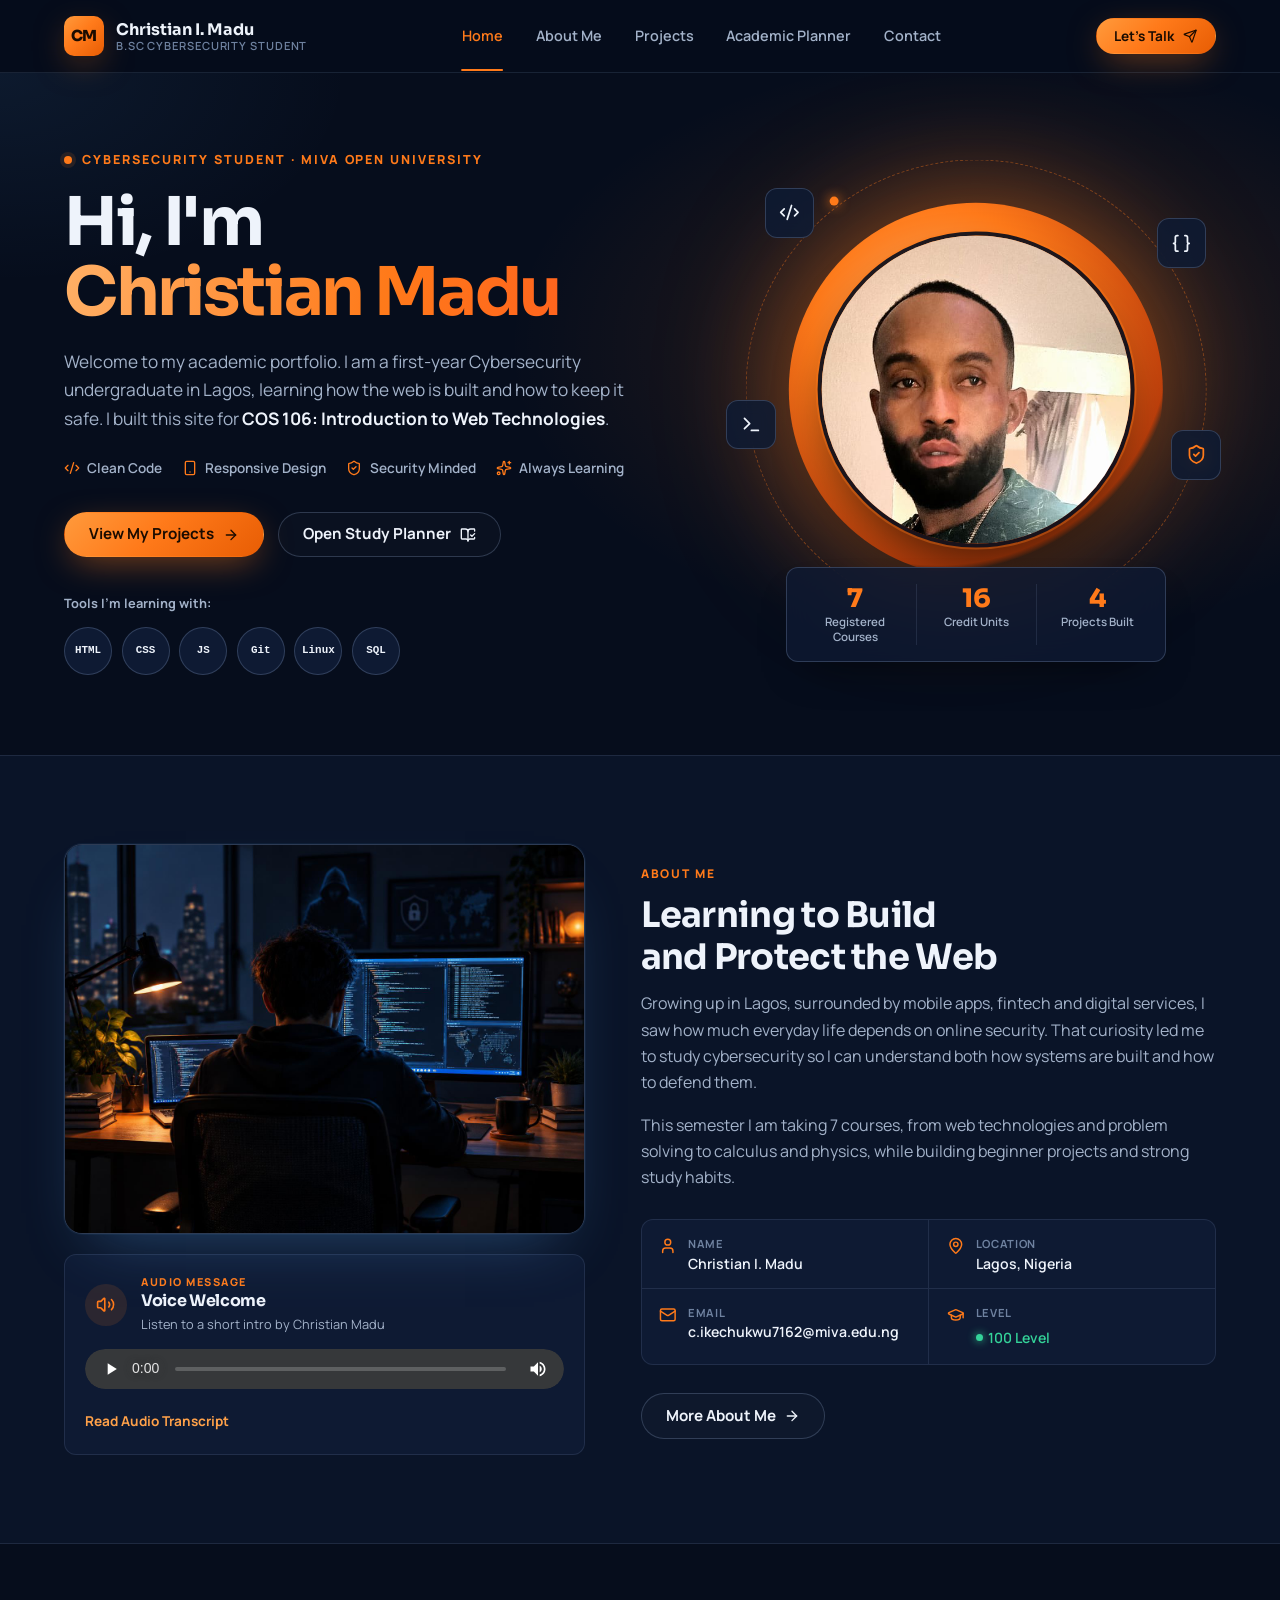
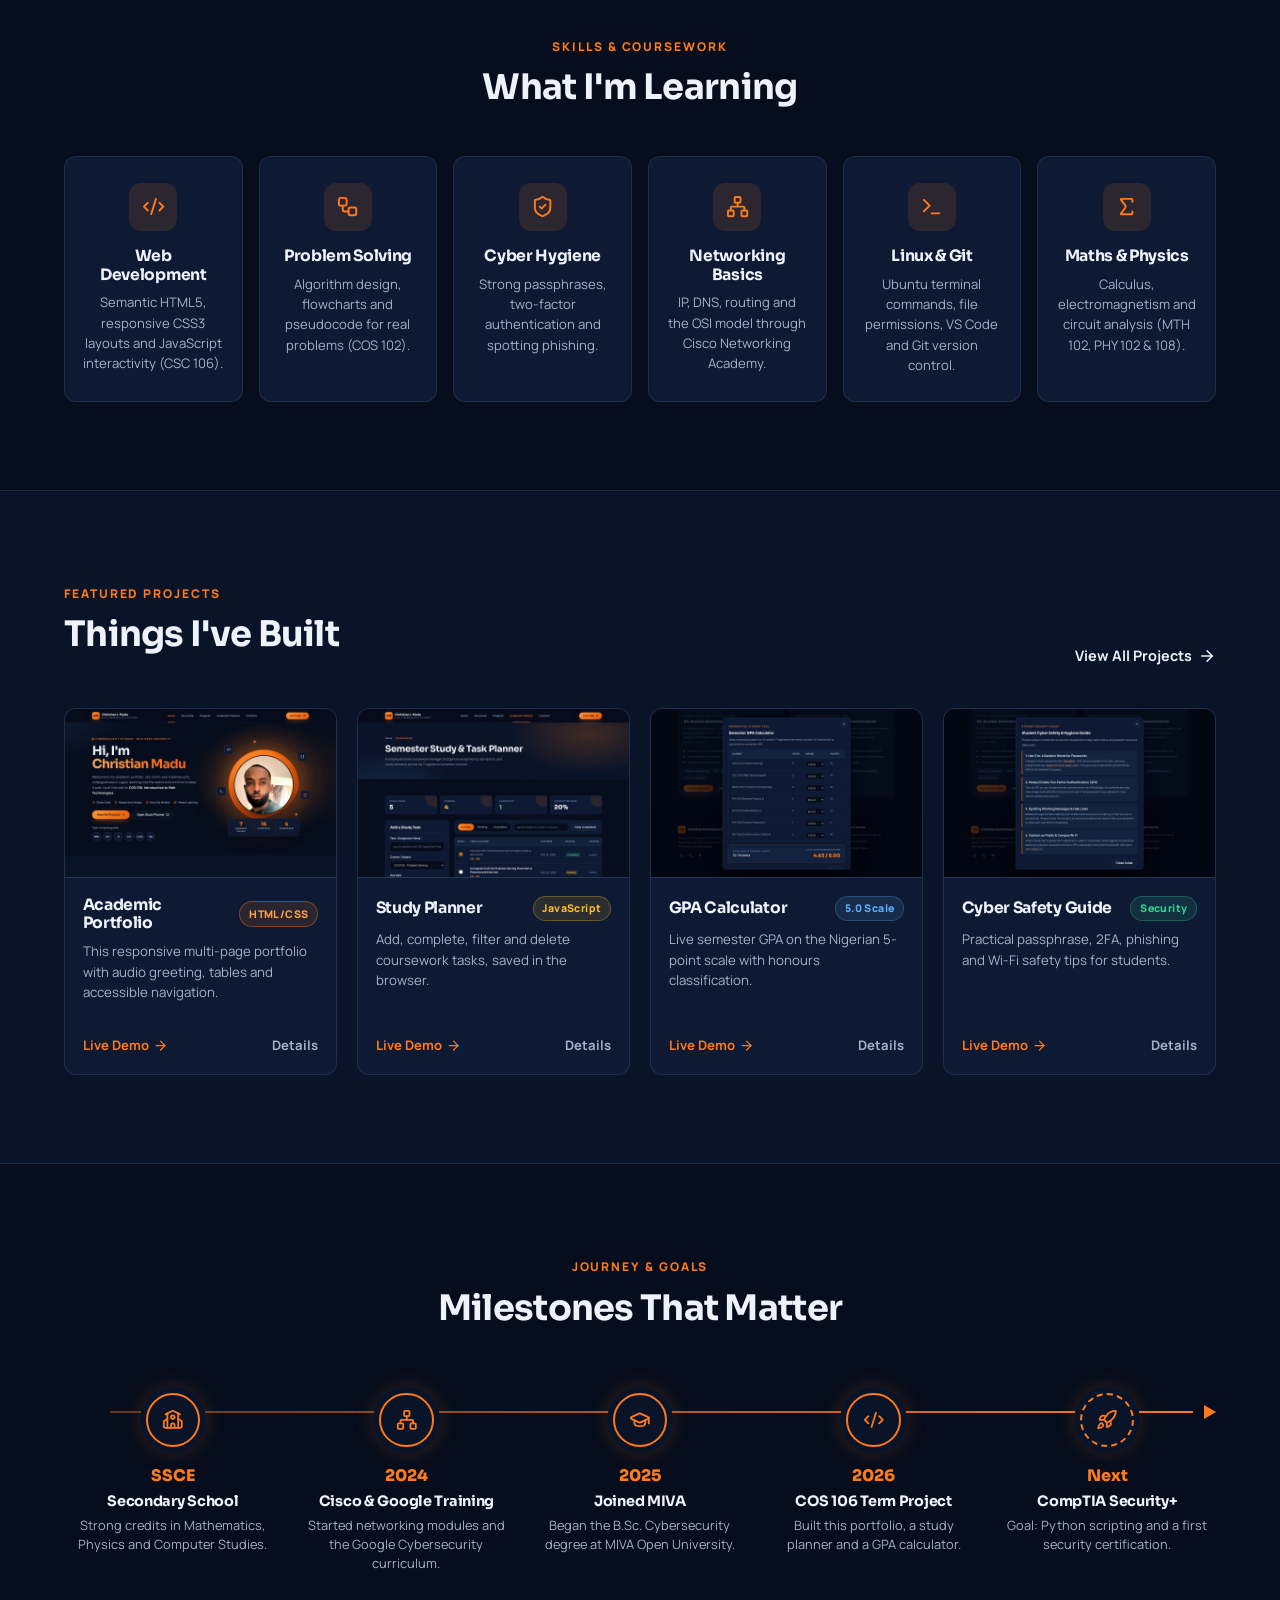
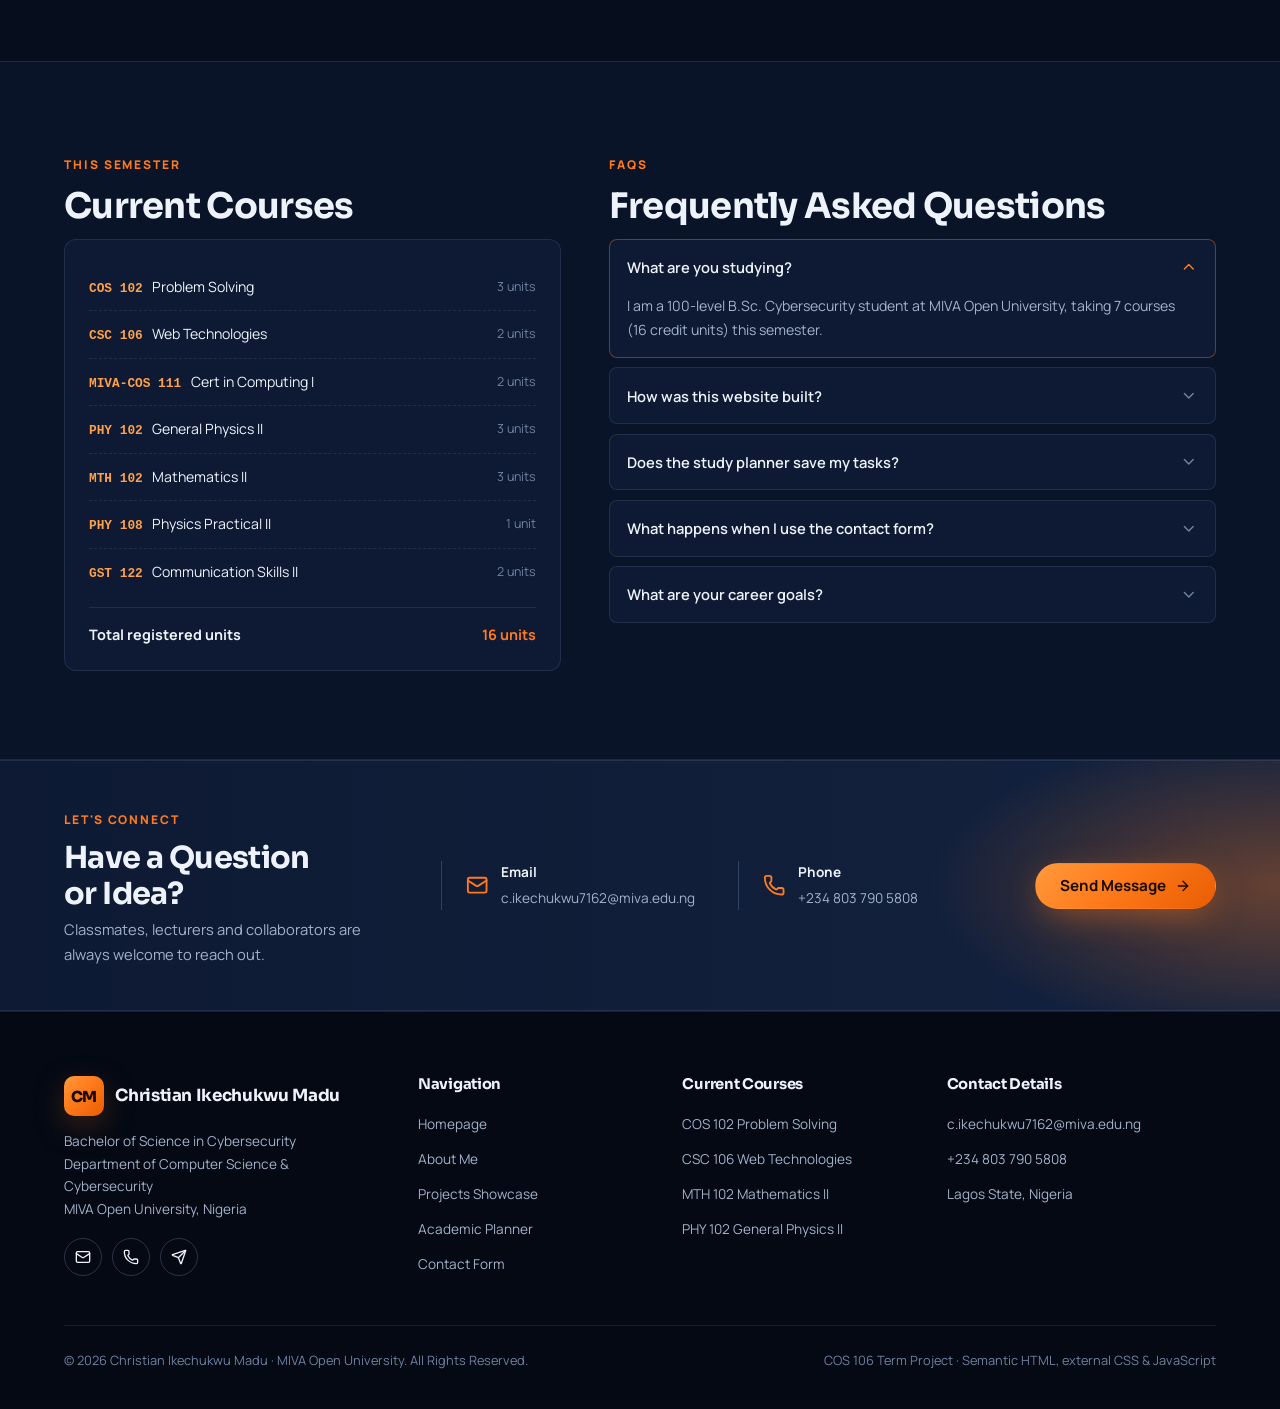
<file: index.html>
<!DOCTYPE html>
<html lang="en">
  <head>
    <meta charset="utf-8">
    <meta name="viewport" content="width=device-width, initial-scale=1">
    <title>Christian Ikechukwu Madu | MIVA Open University Academic Portfolio</title>
    <meta name="description" content="COS 106 Practical Term Project: Academic Portfolio and Student Management Website for Christian Ikechukwu Madu, Cybersecurity student at MIVA Open University.">
    <meta property="og:title" content="Christian Ikechukwu Madu | MIVA Academic Portfolio">
    <meta property="og:description" content="Cybersecurity Student Academic Portfolio and Academic Management Platform - MIVA Open University">
    <meta property="og:type" content="website">
    <meta name="twitter:card" content="summary_large_image">
    <meta name="author" content="Christian Ikechukwu Madu">
    <link rel="icon" href="favicon.ico" type="image/x-icon">
    <link rel="preconnect" href="https://fonts.googleapis.com">
    <link rel="preconnect" href="https://fonts.gstatic.com" crossorigin>
    <link rel="stylesheet" href="https://fonts.googleapis.com/css2?family=Manrope:wght@400;500;600;700;800&family=Sora:wght@600;700;800&display=swap">
    <link rel="stylesheet" href="css/style.css">
    <script src="js/main.js" defer></script>
    <script src="js/home.js" defer></script>
    <link rel="preload" as="image" href="images/christian-madu.jpg">
  </head>
  <body>
    <a href="#main-content" class="skip-link">Skip to main content</a>
    <header class="site-header">
      <div class="container header-container">
        <a href="index.html" class="brand-lockup" aria-label="Go to Homepage"><div class="brand-crest" aria-hidden="true">CM</div><div class="brand-text"><span class="brand-name">Christian I. Madu</span><span class="brand-subtitle">B.Sc Cybersecurity Student</span></div></a>
        <nav class="main-nav" aria-label="Primary Navigation">
          <ul class="nav-list">
            <li><a href="index.html" class="nav-link active" aria-current="page">Home</a></li>
            <li><a href="about.html" class="nav-link">About Me</a></li>
            <li><a href="projects.html" class="nav-link">Projects</a></li>
            <li><a href="planner.html" class="nav-link">Academic Planner</a></li>
            <li><a href="contact.html" class="nav-link">Contact</a></li>
          </ul>
        </nav>
        <div class="header-actions"><a href="contact.html" class="btn btn-primary btn-sm">Let's Talk<svg xmlns="http://www.w3.org/2000/svg" width="24" height="24" viewBox="0 0 24 24" fill="none" stroke="currentColor" stroke-width="2" stroke-linecap="round" stroke-linejoin="round" class="lucide lucide-send" aria-hidden="true"><path d="M14.536 21.686a.5.5 0 0 0 .937-.024l6.5-19a.496.496 0 0 0-.635-.635l-19 6.5a.5.5 0 0 0-.024.937l7.93 3.18a2 2 0 0 1 1.112 1.11z"></path><path d="m21.854 2.147-10.94 10.939"></path></svg></a></div>
        <button type="button" class="mobile-nav-toggle" aria-label="Toggle navigation menu" aria-expanded="false"><span class="nav-icon-bars">Menu</span></button>
      </div>
    </header>
    <main id="main-content">
      <section class="hero" aria-label="Student introduction">
        <div class="container hero-grid">
          <section class="hero-content" data-reveal="true">
            <div class="hero-eyebrow"><span class="badge-bullet" aria-hidden="true"></span>Cybersecurity Student · MIVA Open University</div>
            <h1 class="hero-title"><span class="hero-title-line">Hi, I'm</span><span class="hero-title-line text-gradient">Christian Madu</span></h1>
            <p class="hero-bio">Welcome to my academic portfolio. I am a first-year Cybersecurity undergraduate in Lagos, learning how the web is built and how to keep it safe. I built this site for <strong>COS 106: Introduction to Web Technologies</strong>.</p>
            <ul class="hero-points">
              <li><svg xmlns="http://www.w3.org/2000/svg" width="24" height="24" viewBox="0 0 24 24" fill="none" stroke="currentColor" stroke-width="2" stroke-linecap="round" stroke-linejoin="round" class="lucide lucide-code-xml" aria-hidden="true"><path d="m18 16 4-4-4-4"></path><path d="m6 8-4 4 4 4"></path><path d="m14.5 4-5 16"></path></svg>Clean Code</li>
              <li><svg xmlns="http://www.w3.org/2000/svg" width="24" height="24" viewBox="0 0 24 24" fill="none" stroke="currentColor" stroke-width="2" stroke-linecap="round" stroke-linejoin="round" class="lucide lucide-smartphone" aria-hidden="true"><rect width="14" height="20" x="5" y="2" rx="2" ry="2"></rect><path d="M12 18h.01"></path></svg>Responsive Design</li>
              <li><svg xmlns="http://www.w3.org/2000/svg" width="24" height="24" viewBox="0 0 24 24" fill="none" stroke="currentColor" stroke-width="2" stroke-linecap="round" stroke-linejoin="round" class="lucide lucide-shield-check" aria-hidden="true"><path d="M20 13c0 5-3.5 7.5-7.66 8.95a1 1 0 0 1-.67-.01C7.5 20.5 4 18 4 13V6a1 1 0 0 1 1-1c2 0 4.5-1.2 6.24-2.72a1.17 1.17 0 0 1 1.52 0C14.51 3.81 17 5 19 5a1 1 0 0 1 1 1z"></path><path d="m9 12 2 2 4-4"></path></svg>Security Minded</li>
              <li><svg xmlns="http://www.w3.org/2000/svg" width="24" height="24" viewBox="0 0 24 24" fill="none" stroke="currentColor" stroke-width="2" stroke-linecap="round" stroke-linejoin="round" class="lucide lucide-sparkles" aria-hidden="true"><path d="M11.017 2.814a1 1 0 0 1 1.966 0l1.051 5.558a2 2 0 0 0 1.594 1.594l5.558 1.051a1 1 0 0 1 0 1.966l-5.558 1.051a2 2 0 0 0-1.594 1.594l-1.051 5.558a1 1 0 0 1-1.966 0l-1.051-5.558a2 2 0 0 0-1.594-1.594l-5.558-1.051a1 1 0 0 1 0-1.966l5.558-1.051a2 2 0 0 0 1.594-1.594z"></path><path d="M20 2v4"></path><path d="M22 4h-4"></path><circle cx="4" cy="20" r="2"></circle></svg>Always Learning</li>
            </ul>
            <div class="hero-cta-group"><a href="projects.html" class="btn btn-primary">View My Projects<svg xmlns="http://www.w3.org/2000/svg" width="24" height="24" viewBox="0 0 24 24" fill="none" stroke="currentColor" stroke-width="2" stroke-linecap="round" stroke-linejoin="round" class="lucide lucide-arrow-right" aria-hidden="true"><path d="M5 12h14"></path><path d="m12 5 7 7-7 7"></path></svg></a><a href="planner.html" class="btn btn-outline">Open Study Planner<svg xmlns="http://www.w3.org/2000/svg" width="24" height="24" viewBox="0 0 24 24" fill="none" stroke="currentColor" stroke-width="2" stroke-linecap="round" stroke-linejoin="round" class="lucide lucide-book-open-check" aria-hidden="true"><path d="M12 21V7"></path><path d="m16 12 2 2 4-4"></path><path d="M22 6V4a1 1 0 0 0-1-1h-5a4 4 0 0 0-4 4 4 4 0 0 0-4-4H3a1 1 0 0 0-1 1v13a1 1 0 0 0 1 1h6a3 3 0 0 1 3 3 3 3 0 0 1 3-3h6a1 1 0 0 0 1-1v-1.3"></path></svg></a></div>
            <div class="hero-tools">
              <p class="hero-tools-label">Tools I'm learning with:</p>
              <ul class="tool-list">
                <li class="tool-chip" title="HTML">HTML</li>
                <li class="tool-chip" title="CSS">CSS</li>
                <li class="tool-chip" title="JS">JS</li>
                <li class="tool-chip" title="Git">Git</li>
                <li class="tool-chip" title="Linux">Linux</li>
                <li class="tool-chip" title="SQL">SQL</li>
              </ul>
            </div>
          </section>
          <div class="hero-visual" data-reveal="true" style="--reveal-delay:120ms">
            <div class="hero-ring" aria-hidden="true"></div>
            <div class="hero-orb" aria-hidden="true"></div>
            <figure class="hero-portrait">
              <img src="images/christian-madu.jpg" alt="Portrait photograph of Christian Ikechukwu Madu" class="hero-photo-img" loading="eager">
            </figure>
            <span class="float-tile t1" aria-hidden="true"><svg xmlns="http://www.w3.org/2000/svg" width="24" height="24" viewBox="0 0 24 24" fill="none" stroke="currentColor" stroke-width="2" stroke-linecap="round" stroke-linejoin="round" class="lucide lucide-code-xml" aria-hidden="true"><path d="m18 16 4-4-4-4"></path><path d="m6 8-4 4 4 4"></path><path d="m14.5 4-5 16"></path></svg></span>
            <span class="float-tile t2" aria-hidden="true"><svg xmlns="http://www.w3.org/2000/svg" width="24" height="24" viewBox="0 0 24 24" fill="none" stroke="currentColor" stroke-width="2" stroke-linecap="round" stroke-linejoin="round" class="lucide lucide-braces" aria-hidden="true"><path d="M8 3H7a2 2 0 0 0-2 2v5a2 2 0 0 1-2 2 2 2 0 0 1 2 2v5c0 1.1.9 2 2 2h1"></path><path d="M16 21h1a2 2 0 0 0 2-2v-5c0-1.1.9-2 2-2a2 2 0 0 1-2-2V5a2 2 0 0 0-2-2h-1"></path></svg></span>
            <span class="float-tile t3" aria-hidden="true"><svg xmlns="http://www.w3.org/2000/svg" width="24" height="24" viewBox="0 0 24 24" fill="none" stroke="currentColor" stroke-width="2" stroke-linecap="round" stroke-linejoin="round" class="lucide lucide-terminal" aria-hidden="true"><path d="M12 19h8"></path><path d="m4 17 6-6-6-6"></path></svg></span>
            <span class="float-tile t4" aria-hidden="true"><svg xmlns="http://www.w3.org/2000/svg" width="24" height="24" viewBox="0 0 24 24" fill="none" stroke="currentColor" stroke-width="2" stroke-linecap="round" stroke-linejoin="round" class="lucide lucide-shield-check" aria-hidden="true"><path d="M20 13c0 5-3.5 7.5-7.66 8.95a1 1 0 0 1-.67-.01C7.5 20.5 4 18 4 13V6a1 1 0 0 1 1-1c2 0 4.5-1.2 6.24-2.72a1.17 1.17 0 0 1 1.52 0C14.51 3.81 17 5 19 5a1 1 0 0 1 1 1z"></path><path d="m9 12 2 2 4-4"></path></svg></span>
            <div class="hero-stats">
              <div class="hero-stat"><span class="hero-stat-value">7</span><span class="hero-stat-label">Registered Courses</span></div>
              <div class="hero-stat"><span class="hero-stat-value">16</span><span class="hero-stat-label">Credit Units</span></div>
              <div class="hero-stat"><span class="hero-stat-value">4</span><span class="hero-stat-label">Projects Built</span></div>
            </div>
          </div>
        </div>
      </section>
      <section class="section section-alt" aria-labelledby="home-about-title">
        <div class="container about-split">
          <aside class="about-visual-col" data-reveal="true">
            <figure class="about-visual">
              <img src="images/student-workspace.jpg" alt="Illustration of a student coding late at night" width="1280" height="960" loading="lazy">
            </figure>
            <aside class="audio-greeting-card" aria-label="Introductory audio message">
              <header class="audio-header">
                <div class="audio-title-group">
                  <span class="audio-icon" aria-hidden="true"><svg xmlns="http://www.w3.org/2000/svg" width="24" height="24" viewBox="0 0 24 24" fill="none" stroke="currentColor" stroke-width="2" stroke-linecap="round" stroke-linejoin="round" class="lucide lucide-volume2 lucide-volume-2" aria-hidden="true"><path d="M11 4.702a.705.705 0 0 0-1.203-.498L6.413 7.587A1.4 1.4 0 0 1 5.416 8H3a1 1 0 0 0-1 1v6a1 1 0 0 0 1 1h2.416a1.4 1.4 0 0 1 .997.413l3.383 3.384A.705.705 0 0 0 11 19.298z"></path><path d="M16 9a5 5 0 0 1 0 6"></path><path d="M19.364 18.364a9 9 0 0 0 0-12.728"></path></svg></span>
                  <div>
                    <span class="audio-tag-label">AUDIO MESSAGE</span>
                    <h3 class="audio-title">Voice Welcome</h3>
                    <span class="audio-subtitle">Listen to a short intro by Christian Madu</span>
                  </div>
                </div>
              </header>
              <audio id="welcome-audio" class="audio-element" controls preload="metadata">
                <source src="audio/welcome.ogg" type="audio/ogg">
                Your browser does not support the audio element.
              </audio>
              <button type="button" class="transcript-toggle" aria-expanded="false" aria-controls="audio-transcript">Read Audio Transcript</button>
              <div id="audio-transcript" class="transcript-content" role="region" aria-label="Audio transcript">
                <p>"Good day everyone, welcome to my academic portfolio. My name is Christian Ikechukwu Madu. I am a cybersecurity student at Miva Open University. Here you will discover my academic journey, projects, skills, and learning experiences as I continue to develop my knowledge and passion for the field of cybersecurity. Thank you for visiting my portfolio, enjoy exploring, and have a wonderful day."</p>
              </div>
            </aside>
          </aside>
          <article class="about-copy" data-reveal="true" style="--reveal-delay:120ms">
            <span class="section-eyebrow">About Me</span>
            <h2 id="home-about-title">Learning to Build and Protect the Web</h2>
            <p>Growing up in Lagos, surrounded by mobile apps, fintech and digital services, I saw how much everyday life depends on online security. That curiosity led me to study cybersecurity so I can understand both how systems are built and how to defend them.</p>
            <p>This semester I am taking 7 courses, from web technologies and problem solving to calculus and physics, while building beginner projects and strong study habits.</p>
            <div class="info-strip">
              <div class="info-item">
                <svg xmlns="http://www.w3.org/2000/svg" width="24" height="24" viewBox="0 0 24 24" fill="none" stroke="currentColor" stroke-width="2" stroke-linecap="round" stroke-linejoin="round" class="lucide lucide-user" aria-hidden="true"><path d="M19 21v-2a4 4 0 0 0-4-4H9a4 4 0 0 0-4 4v2"></path><circle cx="12" cy="7" r="4"></circle></svg>
                <div><span class="info-label">Name</span><span class="info-value">Christian I. Madu</span></div>
              </div>
              <div class="info-item">
                <svg xmlns="http://www.w3.org/2000/svg" width="24" height="24" viewBox="0 0 24 24" fill="none" stroke="currentColor" stroke-width="2" stroke-linecap="round" stroke-linejoin="round" class="lucide lucide-map-pin" aria-hidden="true"><path d="M20 10c0 4.993-5.539 10.193-7.399 11.799a1 1 0 0 1-1.202 0C9.539 20.193 4 14.993 4 10a8 8 0 0 1 16 0"></path><circle cx="12" cy="10" r="3"></circle></svg>
                <div><span class="info-label">Location</span><span class="info-value">Lagos, Nigeria</span></div>
              </div>
              <div class="info-item">
                <svg xmlns="http://www.w3.org/2000/svg" width="24" height="24" viewBox="0 0 24 24" fill="none" stroke="currentColor" stroke-width="2" stroke-linecap="round" stroke-linejoin="round" class="lucide lucide-mail" aria-hidden="true"><path d="m22 7-8.991 5.727a2 2 0 0 1-2.009 0L2 7"></path><rect x="2" y="4" width="20" height="16" rx="2"></rect></svg>
                <div><span class="info-label">Email</span><span class="info-value"><a href="mailto:c.ikechukwu7162@miva.edu.ng">c.ikechukwu7162@miva.edu.ng</a></span></div>
              </div>
              <div class="info-item">
                <svg xmlns="http://www.w3.org/2000/svg" width="24" height="24" viewBox="0 0 24 24" fill="none" stroke="currentColor" stroke-width="2" stroke-linecap="round" stroke-linejoin="round" class="lucide lucide-graduation-cap" aria-hidden="true"><path d="M21.42 10.922a1 1 0 0 0-.019-1.838L12.83 5.18a2 2 0 0 0-1.66 0L2.6 9.08a1 1 0 0 0 0 1.832l8.57 3.908a2 2 0 0 0 1.66 0z"></path><path d="M22 10v6"></path><path d="M6 12.5V16a6 3 0 0 0 12 0v-3.5"></path></svg>
                <div><span class="info-label">Level</span><span class="info-value is-live">100 Level</span></div>
              </div>
            </div>
            <a href="about.html" class="btn btn-outline">More About Me<svg xmlns="http://www.w3.org/2000/svg" width="24" height="24" viewBox="0 0 24 24" fill="none" stroke="currentColor" stroke-width="2" stroke-linecap="round" stroke-linejoin="round" class="lucide lucide-arrow-right" aria-hidden="true"><path d="M5 12h14"></path><path d="m12 5 7 7-7 7"></path></svg></a>
          </article>
        </div>
      </section>
      <section class="section" aria-labelledby="home-skills-title">
        <div class="container">
          <header class="section-header is-center" data-reveal="true">
            <span class="section-eyebrow">Skills &amp; Coursework</span>
            <h2 id="home-skills-title">What I'm Learning</h2>
          </header>
          <div class="services-grid">
            <article class="service-card" data-reveal="true" style="--reveal-delay:0ms">
              <div class="service-icon" aria-hidden="true"><svg xmlns="http://www.w3.org/2000/svg" width="24" height="24" viewBox="0 0 24 24" fill="none" stroke="currentColor" stroke-width="2" stroke-linecap="round" stroke-linejoin="round" class="lucide lucide-code-xml" aria-hidden="true"><path d="m18 16 4-4-4-4"></path><path d="m6 8-4 4 4 4"></path><path d="m14.5 4-5 16"></path></svg></div>
              <h3>Web Development</h3>
              <p>Semantic HTML5, responsive CSS3 layouts and JavaScript interactivity (CSC 106).</p>
            </article>
            <article class="service-card" data-reveal="true" style="--reveal-delay:70ms">
              <div class="service-icon" aria-hidden="true"><svg xmlns="http://www.w3.org/2000/svg" width="24" height="24" viewBox="0 0 24 24" fill="none" stroke="currentColor" stroke-width="2" stroke-linecap="round" stroke-linejoin="round" class="lucide lucide-workflow" aria-hidden="true"><rect width="8" height="8" x="3" y="3" rx="2"></rect><path d="M7 11v4a2 2 0 0 0 2 2h4"></path><rect width="8" height="8" x="13" y="13" rx="2"></rect></svg></div>
              <h3>Problem Solving</h3>
              <p>Algorithm design, flowcharts and pseudocode for real problems (COS 102).</p>
            </article>
            <article class="service-card" data-reveal="true" style="--reveal-delay:140ms">
              <div class="service-icon" aria-hidden="true"><svg xmlns="http://www.w3.org/2000/svg" width="24" height="24" viewBox="0 0 24 24" fill="none" stroke="currentColor" stroke-width="2" stroke-linecap="round" stroke-linejoin="round" class="lucide lucide-shield-check" aria-hidden="true"><path d="M20 13c0 5-3.5 7.5-7.66 8.95a1 1 0 0 1-.67-.01C7.5 20.5 4 18 4 13V6a1 1 0 0 1 1-1c2 0 4.5-1.2 6.24-2.72a1.17 1.17 0 0 1 1.52 0C14.51 3.81 17 5 19 5a1 1 0 0 1 1 1z"></path><path d="m9 12 2 2 4-4"></path></svg></div>
              <h3>Cyber Hygiene</h3>
              <p>Strong passphrases, two-factor authentication and spotting phishing.</p>
            </article>
            <article class="service-card" data-reveal="true" style="--reveal-delay:210ms">
              <div class="service-icon" aria-hidden="true"><svg xmlns="http://www.w3.org/2000/svg" width="24" height="24" viewBox="0 0 24 24" fill="none" stroke="currentColor" stroke-width="2" stroke-linecap="round" stroke-linejoin="round" class="lucide lucide-network" aria-hidden="true"><rect x="16" y="16" width="6" height="6" rx="1"></rect><rect x="2" y="16" width="6" height="6" rx="1"></rect><rect x="9" y="2" width="6" height="6" rx="1"></rect><path d="M5 16v-3a1 1 0 0 1 1-1h12a1 1 0 0 1 1 1v3"></path><path d="M12 12V8"></path></svg></div>
              <h3>Networking Basics</h3>
              <p>IP, DNS, routing and the OSI model through Cisco Networking Academy.</p>
            </article>
            <article class="service-card" data-reveal="true" style="--reveal-delay:280ms">
              <div class="service-icon" aria-hidden="true"><svg xmlns="http://www.w3.org/2000/svg" width="24" height="24" viewBox="0 0 24 24" fill="none" stroke="currentColor" stroke-width="2" stroke-linecap="round" stroke-linejoin="round" class="lucide lucide-terminal" aria-hidden="true"><path d="M12 19h8"></path><path d="m4 17 6-6-6-6"></path></svg></div>
              <h3>Linux &amp; Git</h3>
              <p>Ubuntu terminal commands, file permissions, VS Code and Git version control.</p>
            </article>
            <article class="service-card" data-reveal="true" style="--reveal-delay:350ms">
              <div class="service-icon" aria-hidden="true"><svg xmlns="http://www.w3.org/2000/svg" width="24" height="24" viewBox="0 0 24 24" fill="none" stroke="currentColor" stroke-width="2" stroke-linecap="round" stroke-linejoin="round" class="lucide lucide-sigma" aria-hidden="true"><path d="M18 7V5a1 1 0 0 0-1-1H6.5a.5.5 0 0 0-.4.8l4.5 6a2 2 0 0 1 0 2.4l-4.5 6a.5.5 0 0 0 .4.8H17a1 1 0 0 0 1-1v-2"></path></svg></div>
              <h3>Maths &amp; Physics</h3>
              <p>Calculus, electromagnetism and circuit analysis (MTH 102, PHY 102 &amp; 108).</p>
            </article>
          </div>
        </div>
      </section>
      <section class="section section-alt" aria-labelledby="home-projects-title">
        <div class="container">
          <header class="section-header-row" data-reveal="true">
            <header class="section-header">
              <span class="section-eyebrow">Featured Projects</span>
              <h2 id="home-projects-title">Things I've Built</h2>
            </header>
            <a href="projects.html" class="link-arrow">View All Projects <svg xmlns="http://www.w3.org/2000/svg" width="18" height="18" viewBox="0 0 24 24" fill="none" stroke="currentColor" stroke-width="2" stroke-linecap="round" stroke-linejoin="round" class="lucide lucide-arrow-right" aria-hidden="true"><path d="M5 12h14"></path><path d="m12 5 7 7-7 7"></path></svg></a>
          </header>
          <div class="work-grid">
            <article class="work-card" data-reveal="true" style="--reveal-delay:0ms">
              <figure class="work-thumb">
                <img src="images/project-portfolio.jpg" alt="Screenshot of the portfolio homepage" loading="lazy" width="960" height="600">
              </figure>
              <section class="work-body">
                <div class="work-title-row">
                  <h3>Academic Portfolio</h3>
                  <span class="pill-tag is-accent">HTML/CSS</span>
                </div>
                <p>This responsive multi-page portfolio with audio greeting, tables and accessible navigation.</p>
                <div class="work-links"><a href="projects.html#project-portfolio">Live Demo <svg xmlns="http://www.w3.org/2000/svg" width="24" height="24" viewBox="0 0 24 24" fill="none" stroke="currentColor" stroke-width="2" stroke-linecap="round" stroke-linejoin="round" class="lucide lucide-arrow-right" aria-hidden="true"><path d="M5 12h14"></path><path d="m12 5 7 7-7 7"></path></svg></a><a href="projects.html#project-portfolio" class="muted-link">Details</a></div>
              </section>
            </article>
            <article class="work-card" data-reveal="true" style="--reveal-delay:80ms">
              <figure class="work-thumb">
                <img src="images/project-planner.jpg" alt="Screenshot of the semester study planner" loading="lazy" width="960" height="600">
              </figure>
              <section class="work-body">
                <div class="work-title-row">
                  <h3>Study Planner</h3>
                  <span class="pill-tag is-warning">JavaScript</span>
                </div>
                <p>Add, complete, filter and delete coursework tasks, saved in the browser.</p>
                <div class="work-links"><a href="planner.html">Live Demo <svg xmlns="http://www.w3.org/2000/svg" width="24" height="24" viewBox="0 0 24 24" fill="none" stroke="currentColor" stroke-width="2" stroke-linecap="round" stroke-linejoin="round" class="lucide lucide-arrow-right" aria-hidden="true"><path d="M5 12h14"></path><path d="m12 5 7 7-7 7"></path></svg></a><a href="projects.html#project-planner" class="muted-link">Details</a></div>
              </section>
            </article>
            <article class="work-card" data-reveal="true" style="--reveal-delay:160ms">
              <figure class="work-thumb">
                <img src="images/project-gpa.jpg" alt="Screenshot of the GPA calculator" loading="lazy" width="960" height="600">
              </figure>
              <section class="work-body">
                <div class="work-title-row">
                  <h3>GPA Calculator</h3>
                  <span class="pill-tag">5.0 Scale</span>
                </div>
                <p>Live semester GPA on the Nigerian 5-point scale with honours classification.</p>
                <div class="work-links"><a href="projects.html#project-gpa">Live Demo <svg xmlns="http://www.w3.org/2000/svg" width="24" height="24" viewBox="0 0 24 24" fill="none" stroke="currentColor" stroke-width="2" stroke-linecap="round" stroke-linejoin="round" class="lucide lucide-arrow-right" aria-hidden="true"><path d="M5 12h14"></path><path d="m12 5 7 7-7 7"></path></svg></a><a href="projects.html#project-gpa" class="muted-link">Details</a></div>
              </section>
            </article>
            <article class="work-card" data-reveal="true" style="--reveal-delay:240ms">
              <figure class="work-thumb">
                <img src="images/project-cyber-guide.jpg" alt="Screenshot of the student cyber safety guide" loading="lazy" width="960" height="600">
              </figure>
              <section class="work-body">
                <div class="work-title-row">
                  <h3>Cyber Safety Guide</h3>
                  <span class="pill-tag is-success">Security</span>
                </div>
                <p>Practical passphrase, 2FA, phishing and Wi-Fi safety tips for students.</p>
                <div class="work-links"><a href="projects.html#project-cyber-guide">Live Demo <svg xmlns="http://www.w3.org/2000/svg" width="24" height="24" viewBox="0 0 24 24" fill="none" stroke="currentColor" stroke-width="2" stroke-linecap="round" stroke-linejoin="round" class="lucide lucide-arrow-right" aria-hidden="true"><path d="M5 12h14"></path><path d="m12 5 7 7-7 7"></path></svg></a><a href="projects.html#project-cyber-guide" class="muted-link">Details</a></div>
              </section>
            </article>
          </div>
        </div>
      </section>
      <section class="section" aria-labelledby="home-milestones-title">
        <div class="container">
          <header class="section-header is-center" data-reveal="true">
            <span class="section-eyebrow">Journey &amp; Goals</span>
            <h2 id="home-milestones-title">Milestones That Matter</h2>
          </header>
          <ol class="milestones">
            <li class="milestone" data-reveal="true" style="--reveal-delay:0ms">
              <div class="milestone-icon" aria-hidden="true"><svg xmlns="http://www.w3.org/2000/svg" width="24" height="24" viewBox="0 0 24 24" fill="none" stroke="currentColor" stroke-width="2" stroke-linecap="round" stroke-linejoin="round" class="lucide lucide-school" aria-hidden="true"><path d="M14 21v-3a2 2 0 0 0-4 0v3"></path><path d="M18 5v16"></path><path d="m4 6 7.106-3.79a2 2 0 0 1 1.788 0L20 6"></path><path d="m6 11-3.52 2.147a1 1 0 0 0-.48.854V19a2 2 0 0 0 2 2h16a2 2 0 0 0 2-2v-5a1 1 0 0 0-.48-.853L18 11"></path><path d="M6 5v16"></path><circle cx="12" cy="9" r="2"></circle></svg></div>
              <span class="milestone-year">SSCE</span>
              <h3>Secondary School</h3>
              <p>Strong credits in Mathematics, Physics and Computer Studies.</p>
            </li>
            <li class="milestone" data-reveal="true" style="--reveal-delay:90ms">
              <div class="milestone-icon" aria-hidden="true"><svg xmlns="http://www.w3.org/2000/svg" width="24" height="24" viewBox="0 0 24 24" fill="none" stroke="currentColor" stroke-width="2" stroke-linecap="round" stroke-linejoin="round" class="lucide lucide-network" aria-hidden="true"><rect x="16" y="16" width="6" height="6" rx="1"></rect><rect x="2" y="16" width="6" height="6" rx="1"></rect><rect x="9" y="2" width="6" height="6" rx="1"></rect><path d="M5 16v-3a1 1 0 0 1 1-1h12a1 1 0 0 1 1 1v3"></path><path d="M12 12V8"></path></svg></div>
              <span class="milestone-year">2024</span>
              <h3>Cisco &amp; Google Training</h3>
              <p>Started networking modules and the Google Cybersecurity curriculum.</p>
            </li>
            <li class="milestone" data-reveal="true" style="--reveal-delay:180ms">
              <div class="milestone-icon" aria-hidden="true"><svg xmlns="http://www.w3.org/2000/svg" width="24" height="24" viewBox="0 0 24 24" fill="none" stroke="currentColor" stroke-width="2" stroke-linecap="round" stroke-linejoin="round" class="lucide lucide-graduation-cap" aria-hidden="true"><path d="M21.42 10.922a1 1 0 0 0-.019-1.838L12.83 5.18a2 2 0 0 0-1.66 0L2.6 9.08a1 1 0 0 0 0 1.832l8.57 3.908a2 2 0 0 0 1.66 0z"></path><path d="M22 10v6"></path><path d="M6 12.5V16a6 3 0 0 0 12 0v-3.5"></path></svg></div>
              <span class="milestone-year">2025</span>
              <h3>Joined MIVA</h3>
              <p>Began the B.Sc. Cybersecurity degree at MIVA Open University.</p>
            </li>
            <li class="milestone" data-reveal="true" style="--reveal-delay:270ms">
              <div class="milestone-icon" aria-hidden="true"><svg xmlns="http://www.w3.org/2000/svg" width="24" height="24" viewBox="0 0 24 24" fill="none" stroke="currentColor" stroke-width="2" stroke-linecap="round" stroke-linejoin="round" class="lucide lucide-code-xml" aria-hidden="true"><path d="m18 16 4-4-4-4"></path><path d="m6 8-4 4 4 4"></path><path d="m14.5 4-5 16"></path></svg></div>
              <span class="milestone-year">2026</span>
              <h3>COS 106 Term Project</h3>
              <p>Built this portfolio, a study planner and a GPA calculator.</p>
            </li>
            <li class="milestone is-goal" data-reveal="true" style="--reveal-delay:360ms">
              <div class="milestone-icon" aria-hidden="true"><svg xmlns="http://www.w3.org/2000/svg" width="24" height="24" viewBox="0 0 24 24" fill="none" stroke="currentColor" stroke-width="2" stroke-linecap="round" stroke-linejoin="round" class="lucide lucide-rocket" aria-hidden="true"><path d="M12 15v5s3.03-.55 4-2c1.08-1.62 0-5 0-5"></path><path d="M4.5 16.5c-1.5 1.26-2 5-2 5s3.74-.5 5-2c.71-.84.7-2.13-.09-2.91a2.18 2.18 0 0 0-2.91-.09"></path><path d="M9 12a22 22 0 0 1 2-3.95A12.88 12.88 0 0 1 22 2c0 2.72-.78 7.5-6 11a22.4 22.4 0 0 1-4 2z"></path><path d="M9 12H4s.55-3.03 2-4c1.62-1.08 5 .05 5 .05"></path></svg></div>
              <span class="milestone-year">Next</span>
              <h3>CompTIA Security+</h3>
              <p>Goal: Python scripting and a first security certification.</p>
            </li>
          </ol>
        </div>
      </section>
      <section class="section section-alt" aria-label="Current semester and frequently asked questions">
        <div class="container faq-layout">
          <div data-reveal="true">
            <span class="section-eyebrow">This Semester</span>
            <h2>Current Courses</h2>
            <article class="semester-card">
              <ul class="semester-list">
                <li><span><span class="semester-code">COS 102</span><span class="semester-name">Problem Solving</span></span><span class="semester-units">3 units</span></li>
                <li><span><span class="semester-code">CSC 106</span><span class="semester-name">Web Technologies</span></span><span class="semester-units">2 units</span></li>
                <li><span><span class="semester-code">MIVA-COS 111</span><span class="semester-name">Cert in Computing I</span></span><span class="semester-units">2 units</span></li>
                <li><span><span class="semester-code">PHY 102</span><span class="semester-name">General Physics II</span></span><span class="semester-units">3 units</span></li>
                <li><span><span class="semester-code">MTH 102</span><span class="semester-name">Mathematics II</span></span><span class="semester-units">3 units</span></li>
                <li><span><span class="semester-code">PHY 108</span><span class="semester-name">Physics Practical II</span></span><span class="semester-units">1 unit</span></li>
                <li><span><span class="semester-code">GST 122</span><span class="semester-name">Communication Skills II</span></span><span class="semester-units">2 units</span></li>
              </ul>
              <div class="semester-total"><span>Total registered units</span><span>16 units</span></div>
            </article>
          </div>
          <div data-reveal="true" style="--reveal-delay:120ms">
            <span class="section-eyebrow">FAQs</span>
            <h2>Frequently Asked Questions</h2>
            <div class="faq-list">
              <article class="faq-item is-open">
                <button type="button" class="faq-question" aria-expanded="true" aria-controls="faq-answer-0">What are you studying?<svg xmlns="http://www.w3.org/2000/svg" width="24" height="24" viewBox="0 0 24 24" fill="none" stroke="currentColor" stroke-width="2" stroke-linecap="round" stroke-linejoin="round" class="lucide lucide-chevron-down" aria-hidden="true"><path d="m6 9 6 6 6-6"></path></svg></button>
                <div id="faq-answer-0" class="faq-answer" role="region">
                  <div>
                    <p>I am a 100-level B.Sc. Cybersecurity student at MIVA Open University, taking 7 courses (16 credit units) this semester.</p>
                  </div>
                </div>
              </article>
              <article class="faq-item">
                <button type="button" class="faq-question" aria-expanded="false" aria-controls="faq-answer-1">How was this website built?<svg xmlns="http://www.w3.org/2000/svg" width="24" height="24" viewBox="0 0 24 24" fill="none" stroke="currentColor" stroke-width="2" stroke-linecap="round" stroke-linejoin="round" class="lucide lucide-chevron-down" aria-hidden="true"><path d="m6 9 6 6 6-6"></path></svg></button>
                <div id="faq-answer-1" class="faq-answer" role="region">
                  <div>
                    <p>It is my COS 106 term project: semantic HTML, one external CSS stylesheet using Flexbox, Grid and animations, and JavaScript for the planner, GPA calculator and form validation.</p>
                  </div>
                </div>
              </article>
              <article class="faq-item">
                <button type="button" class="faq-question" aria-expanded="false" aria-controls="faq-answer-2">Does the study planner save my tasks?<svg xmlns="http://www.w3.org/2000/svg" width="24" height="24" viewBox="0 0 24 24" fill="none" stroke="currentColor" stroke-width="2" stroke-linecap="round" stroke-linejoin="round" class="lucide lucide-chevron-down" aria-hidden="true"><path d="m6 9 6 6 6-6"></path></svg></button>
                <div id="faq-answer-2" class="faq-answer" role="region">
                  <div>
                    <p>Yes. Tasks are saved in your own browser's local storage, so they stay after you refresh or close the page and never leave your device.</p>
                  </div>
                </div>
              </article>
              <article class="faq-item">
                <button type="button" class="faq-question" aria-expanded="false" aria-controls="faq-answer-3">What happens when I use the contact form?<svg xmlns="http://www.w3.org/2000/svg" width="24" height="24" viewBox="0 0 24 24" fill="none" stroke="currentColor" stroke-width="2" stroke-linecap="round" stroke-linejoin="round" class="lucide lucide-chevron-down" aria-hidden="true"><path d="m6 9 6 6 6-6"></path></svg></button>
                <div id="faq-answer-3" class="faq-answer" role="region">
                  <div>
                    <p>The form checks that no field is empty, your email is valid and your phone number has digits only, then shows a copy of what you entered. For a quick reply, email or call me directly.</p>
                  </div>
                </div>
              </article>
              <article class="faq-item">
                <button type="button" class="faq-question" aria-expanded="false" aria-controls="faq-answer-4">What are your career goals?<svg xmlns="http://www.w3.org/2000/svg" width="24" height="24" viewBox="0 0 24 24" fill="none" stroke="currentColor" stroke-width="2" stroke-linecap="round" stroke-linejoin="round" class="lucide lucide-chevron-down" aria-hidden="true"><path d="m6 9 6 6 6-6"></path></svg></button>
                <div id="faq-answer-4" class="faq-answer" role="region">
                  <div>
                    <p>I want to start as a junior security analyst or IT network support engineer in Nigeria, helping local organisations protect their systems and data.</p>
                  </div>
                </div>
              </article>
            </div>
          </div>
        </div>
      </section>
      <section class="cta-band" aria-label="Get in touch">
        <div class="container cta-grid">
          <article class="cta-copy">
            <span class="section-eyebrow">Let's Connect</span>
            <h2>Have a Question or Idea?</h2>
            <p>Classmates, lecturers and collaborators are always welcome to reach out.</p>
          </article>
          <div class="cta-contact">
            <svg xmlns="http://www.w3.org/2000/svg" width="24" height="24" viewBox="0 0 24 24" fill="none" stroke="currentColor" stroke-width="2" stroke-linecap="round" stroke-linejoin="round" class="lucide lucide-mail" aria-hidden="true"><path d="m22 7-8.991 5.727a2 2 0 0 1-2.009 0L2 7"></path><rect x="2" y="4" width="20" height="16" rx="2"></rect></svg>
            <div><strong>Email</strong><a href="mailto:c.ikechukwu7162@miva.edu.ng">c.ikechukwu7162@miva.edu.ng</a></div>
          </div>
          <div class="cta-contact">
            <svg xmlns="http://www.w3.org/2000/svg" width="24" height="24" viewBox="0 0 24 24" fill="none" stroke="currentColor" stroke-width="2" stroke-linecap="round" stroke-linejoin="round" class="lucide lucide-phone" aria-hidden="true"><path d="M13.832 16.568a1 1 0 0 0 1.213-.303l.355-.465A2 2 0 0 1 17 15h3a2 2 0 0 1 2 2v3a2 2 0 0 1-2 2A18 18 0 0 1 2 4a2 2 0 0 1 2-2h3a2 2 0 0 1 2 2v3a2 2 0 0 1-.8 1.6l-.468.351a1 1 0 0 0-.292 1.233 14 14 0 0 0 6.392 6.384"></path></svg>
            <div><strong>Phone</strong><a href="tel:+2348037905808">+234 803 790 5808</a></div>
          </div>
          <a href="contact.html" class="btn btn-primary">Send Message<svg xmlns="http://www.w3.org/2000/svg" width="24" height="24" viewBox="0 0 24 24" fill="none" stroke="currentColor" stroke-width="2" stroke-linecap="round" stroke-linejoin="round" class="lucide lucide-arrow-right" aria-hidden="true"><path d="M5 12h14"></path><path d="m12 5 7 7-7 7"></path></svg></a>
        </div>
      </section>
    </main>
    <footer class="site-footer">
      <div class="container">
        <div class="footer-grid">
          <section class="footer-brand">
            <div class="footer-brand-row">
              <div class="brand-crest" aria-hidden="true">CM</div>
              <h4>Christian Ikechukwu Madu</h4>
            </div>
            <p>Bachelor of Science in Cybersecurity<br>Department of Computer Science &amp; Cybersecurity<br>MIVA Open University, Nigeria</p>
            <div class="footer-social"><a href="mailto:c.ikechukwu7162@miva.edu.ng" aria-label="Send an email"><svg xmlns="http://www.w3.org/2000/svg" width="24" height="24" viewBox="0 0 24 24" fill="none" stroke="currentColor" stroke-width="2" stroke-linecap="round" stroke-linejoin="round" class="lucide lucide-mail" aria-hidden="true"><path d="m22 7-8.991 5.727a2 2 0 0 1-2.009 0L2 7"></path><rect x="2" y="4" width="20" height="16" rx="2"></rect></svg></a><a href="tel:+2348037905808" aria-label="Call by phone"><svg xmlns="http://www.w3.org/2000/svg" width="24" height="24" viewBox="0 0 24 24" fill="none" stroke="currentColor" stroke-width="2" stroke-linecap="round" stroke-linejoin="round" class="lucide lucide-phone" aria-hidden="true"><path d="M13.832 16.568a1 1 0 0 0 1.213-.303l.355-.465A2 2 0 0 1 17 15h3a2 2 0 0 1 2 2v3a2 2 0 0 1-2 2A18 18 0 0 1 2 4a2 2 0 0 1 2-2h3a2 2 0 0 1 2 2v3a2 2 0 0 1-.8 1.6l-.468.351a1 1 0 0 0-.292 1.233 14 14 0 0 0 6.392 6.384"></path></svg></a><a href="contact.html" aria-label="Open the contact form"><svg xmlns="http://www.w3.org/2000/svg" width="24" height="24" viewBox="0 0 24 24" fill="none" stroke="currentColor" stroke-width="2" stroke-linecap="round" stroke-linejoin="round" class="lucide lucide-send" aria-hidden="true"><path d="M14.536 21.686a.5.5 0 0 0 .937-.024l6.5-19a.496.496 0 0 0-.635-.635l-19 6.5a.5.5 0 0 0-.024.937l7.93 3.18a2 2 0 0 1 1.112 1.11z"></path><path d="m21.854 2.147-10.94 10.939"></path></svg></a></div>
          </section>
          <section class="footer-col">
            <h5>Navigation</h5>
            <ul class="footer-links">
              <li><a href="index.html">Homepage</a></li>
              <li><a href="about.html">About Me</a></li>
              <li><a href="projects.html">Projects Showcase</a></li>
              <li><a href="planner.html">Academic Planner</a></li>
              <li><a href="contact.html">Contact Form</a></li>
            </ul>
          </section>
          <section class="footer-col">
            <h5>Current Courses</h5>
            <ul class="footer-links">
              <li><a href="about.html#coursework">COS 102 Problem Solving</a></li>
              <li><a href="about.html#coursework">CSC 106 Web Technologies</a></li>
              <li><a href="about.html#coursework">MTH 102 Mathematics II</a></li>
              <li><a href="about.html#coursework">PHY 102 General Physics II</a></li>
            </ul>
          </section>
          <section class="footer-col">
            <h5>Contact Details</h5>
            <ul class="footer-links">
              <li><a href="mailto:c.ikechukwu7162@miva.edu.ng">c.ikechukwu7162@miva.edu.ng</a></li>
              <li><a href="tel:+2348037905808">+234 803 790 5808</a></li>
              <li><span>Lagos State, Nigeria</span></li>
            </ul>
          </section>
        </div>
        <section class="footer-bottom">
          <p>© <span data-year="">2026</span> Christian Ikechukwu Madu · MIVA Open University. All Rights Reserved.</p>
          <p>COS 106 Term Project · Semantic HTML, external CSS &amp; JavaScript</p>
        </section>
      </div>
    </footer>
  </body>
</html>
</file>
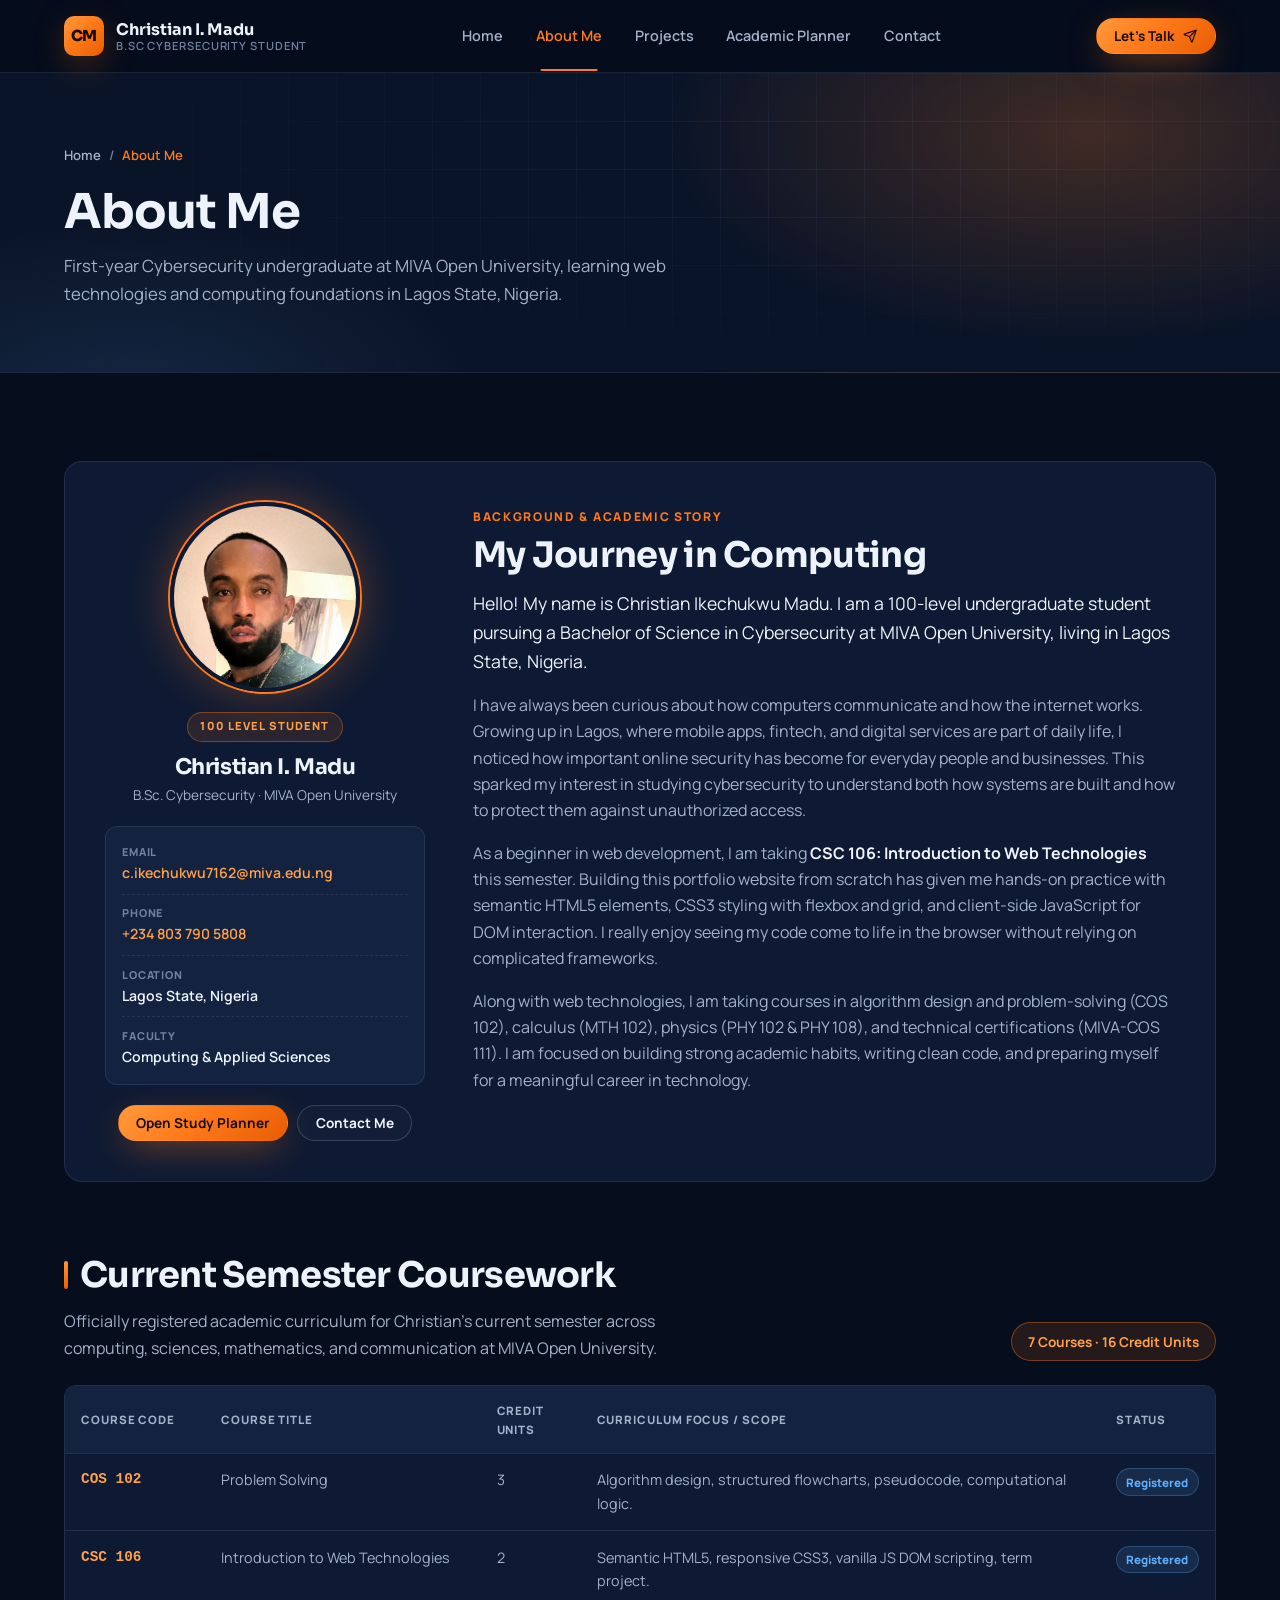
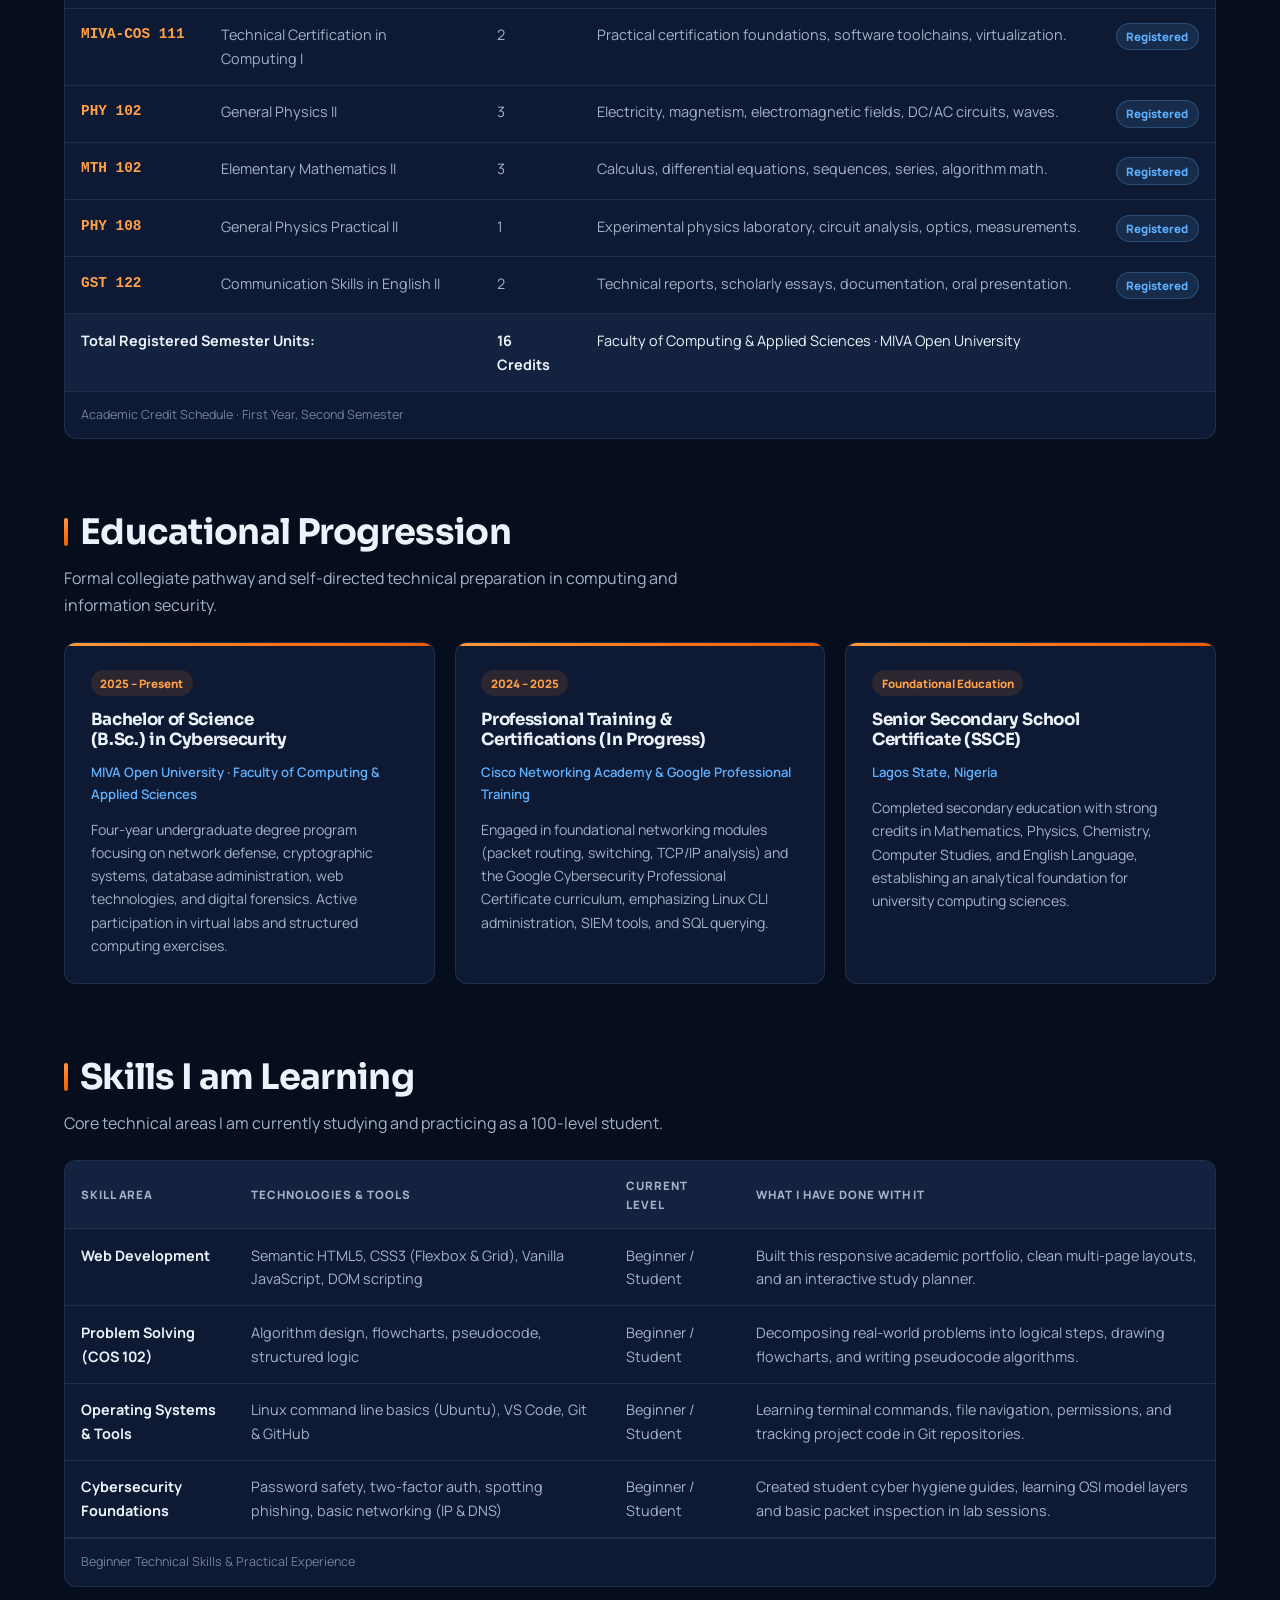
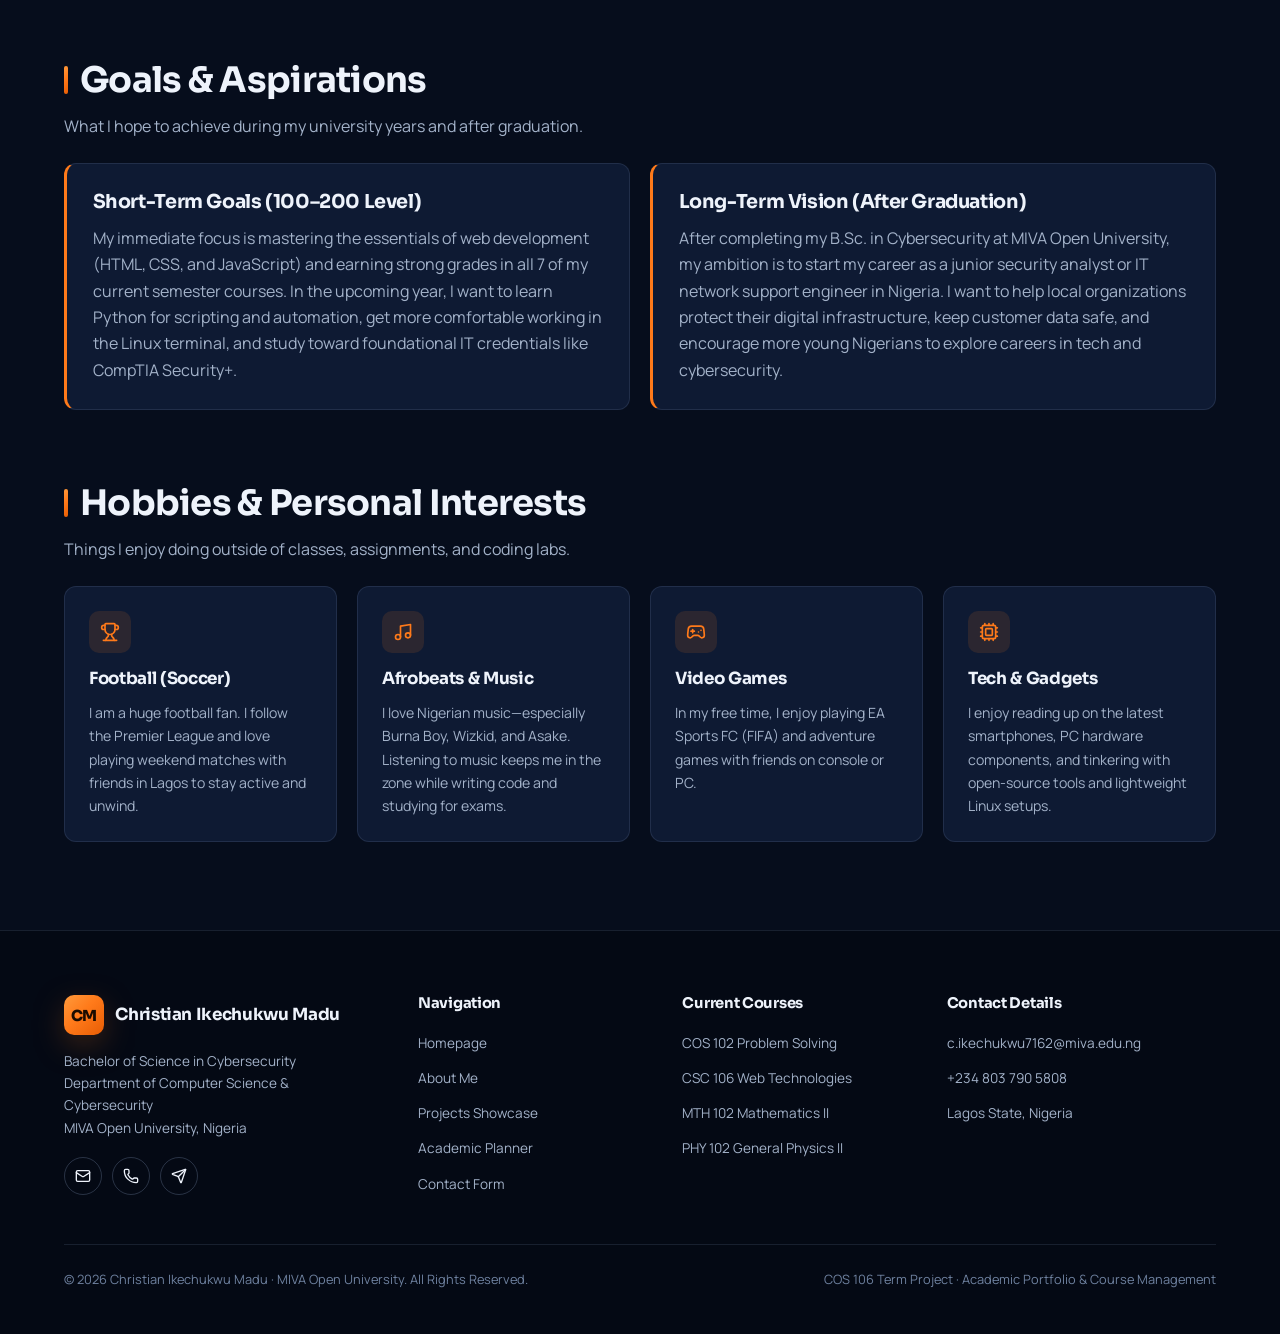
<file: about.html>
<!DOCTYPE html>
<html lang="en">
  <head>
    <meta charset="utf-8">
    <meta name="viewport" content="width=device-width, initial-scale=1">
    <title>About Me | Christian Ikechukwu Madu · MIVA Academic Portfolio</title>
    <meta name="description" content="Student biography, registered semester coursework, educational progression, technical competencies, and career aspirations of Christian Ikechukwu Madu, Cybersecurity undergraduate at MIVA Open University.">
    <meta property="og:title" content="About Christian Ikechukwu Madu | MIVA Open University">
    <meta property="og:description" content="Cybersecurity Student Profile, Technical Proficiencies, Academic History, and Career Aspirations.">
    <meta property="og:type" content="profile">
    <meta name="twitter:card" content="summary_large_image">
    <meta name="author" content="Christian Ikechukwu Madu">
    <link rel="icon" href="favicon.ico" type="image/x-icon">
    <link rel="preconnect" href="https://fonts.googleapis.com">
    <link rel="preconnect" href="https://fonts.gstatic.com" crossorigin>
    <link rel="stylesheet" href="https://fonts.googleapis.com/css2?family=Manrope:wght@400;500;600;700;800&family=Sora:wght@600;700;800&display=swap">
    <link rel="stylesheet" href="css/style.css">
    <script src="js/main.js" defer></script>
    <link rel="preload" as="image" href="images/christian-madu.jpg">
  </head>
  <body>
    <a href="#main-content" class="skip-link">Skip to main content</a>
    <header class="site-header">
      <div class="container header-container">
        <a href="index.html" class="brand-lockup" aria-label="Go to Homepage"><div class="brand-crest" aria-hidden="true">CM</div><div class="brand-text"><span class="brand-name">Christian I. Madu</span><span class="brand-subtitle">B.Sc Cybersecurity Student</span></div></a>
        <nav class="main-nav" aria-label="Primary Navigation">
          <ul class="nav-list">
            <li><a href="index.html" class="nav-link">Home</a></li>
            <li><a href="about.html" class="nav-link active" aria-current="page">About Me</a></li>
            <li><a href="projects.html" class="nav-link">Projects</a></li>
            <li><a href="planner.html" class="nav-link">Academic Planner</a></li>
            <li><a href="contact.html" class="nav-link">Contact</a></li>
          </ul>
        </nav>
        <div class="header-actions"><a href="contact.html" class="btn btn-primary btn-sm">Let's Talk<svg xmlns="http://www.w3.org/2000/svg" width="24" height="24" viewBox="0 0 24 24" fill="none" stroke="currentColor" stroke-width="2" stroke-linecap="round" stroke-linejoin="round" class="lucide lucide-send" aria-hidden="true"><path d="M14.536 21.686a.5.5 0 0 0 .937-.024l6.5-19a.496.496 0 0 0-.635-.635l-19 6.5a.5.5 0 0 0-.024.937l7.93 3.18a2 2 0 0 1 1.112 1.11z"></path><path d="m21.854 2.147-10.94 10.939"></path></svg></a></div>
        <button type="button" class="mobile-nav-toggle" aria-label="Toggle navigation menu" aria-expanded="false"><span class="nav-icon-bars">Menu</span></button>
      </div>
    </header>
    <section class="page-banner">
      <div class="container">
        <nav class="breadcrumb-trail" aria-label="Breadcrumb"><a href="index.html">Home</a><span aria-hidden="true">/</span><span aria-current="page">About Me</span></nav>
        <h1>About Me</h1>
        <p>First-year Cybersecurity undergraduate at MIVA Open University, learning web technologies and computing foundations in Lagos State, Nigeria.</p>
      </div>
    </section>
    <main id="main-content" class="section">
      <div class="container">
        <section data-reveal="true" class="about-hero-card" aria-label="Student Profile and Biography">
          <div class="about-hero-grid">
            <aside class="student-identity-panel">
              <img src="images/christian-madu.jpg" alt="Portrait photograph of Christian Ikechukwu Madu" class="student-profile-photo">
              <span class="student-badge-pill">100 Level Student</span>
              <h2 class="student-panel-name">Christian I. Madu</h2>
              <div class="student-panel-dept">B.Sc. Cybersecurity · MIVA Open University</div>
              <div class="student-facts-list">
                <div class="student-fact-row"><span class="student-fact-label">Email</span><span class="student-fact-value"><a href="mailto:c.ikechukwu7162@miva.edu.ng">c.ikechukwu7162@miva.edu.ng</a></span></div>
                <div class="student-fact-row"><span class="student-fact-label">Phone</span><span class="student-fact-value"><a href="tel:+2348037905808">+234 803 790 5808</a></span></div>
                <div class="student-fact-row"><span class="student-fact-label">Location</span><span class="student-fact-value">Lagos State, Nigeria</span></div>
                <div class="student-fact-row"><span class="student-fact-label">Faculty</span><span class="student-fact-value">Computing &amp; Applied Sciences</span></div>
              </div>
              <div class="student-panel-actions"><a href="planner.html" class="btn btn-primary btn-sm">Open Study Planner</a><a href="contact.html" class="btn btn-outline btn-sm">Contact Me</a></div>
            </aside>
            <article class="student-bio-panel">
              <span class="student-bio-tagline">Background &amp; Academic Story</span>
              <h2>My Journey in Computing</h2>
              <p class="student-bio-lead">Hello! My name is Christian Ikechukwu Madu. I am a 100-level undergraduate student pursuing a Bachelor of Science in Cybersecurity at MIVA Open University, living in Lagos State, Nigeria.</p>
              <p>I have always been curious about how computers communicate and how the internet works. Growing up in Lagos, where mobile apps, fintech, and digital services are part of daily life, I noticed how important online security has become for everyday people and businesses. This sparked my interest in studying cybersecurity to understand both how systems are built and how to protect them against unauthorized access.</p>
              <p>As a beginner in web development, I am taking <strong>CSC 106: Introduction to Web Technologies</strong> this semester. Building this portfolio website from scratch has given me hands-on practice with semantic HTML5 elements, CSS3 styling with flexbox and grid, and client-side JavaScript for DOM interaction. I really enjoy seeing my code come to life in the browser without relying on complicated frameworks.</p>
              <p>Along with web technologies, I am taking courses in algorithm design and problem-solving (COS 102), calculus (MTH 102), physics (PHY 102 &amp; PHY 108), and technical certifications (MIVA-COS 111). I am focused on building strong academic habits, writing clean code, and preparing myself for a meaningful career in technology.</p>
            </article>
          </div>
        </section>
        <section data-reveal="true" class="about-section-block" id="coursework" aria-labelledby="heading-coursework">
          <div class="section-block-title-row">
            <div>
              <h2 id="heading-coursework">Current Semester Coursework</h2>
              <p class="section-block-lead">Officially registered academic curriculum for Christian's current semester across computing, sciences, mathematics, and communication at MIVA Open University.</p>
            </div>
            <div class="semester-summary-tag"><span>7 Courses</span> · <span>16 Credit Units</span></div>
          </div>
          <div class="table-scroll-hint">Swipe horizontally to view all schedule columns</div>
          <div class="table-responsive-container">
            <table class="academic-table" aria-label="Official Registered Courses Table">
              <caption>Academic Credit Schedule · First Year, Second Semester</caption>
              <thead>
                <tr>
                  <th scope="col" class="col-w-140">Course Code</th>
                  <th scope="col">Course Title</th>
                  <th scope="col" class="col-w-100">Credit Units</th>
                  <th scope="col">Curriculum Focus / Scope</th>
                  <th scope="col" class="col-w-110">Status</th>
                </tr>
              </thead>
              <tbody>
                <tr>
                  <td class="course-code">COS 102</td>
                  <td>Problem Solving</td>
                  <td>3</td>
                  <td>Algorithm design, structured flowcharts, pseudocode, computational logic.</td>
                  <td><span class="status-badge in-progress">Registered</span></td>
                </tr>
                <tr>
                  <td class="course-code">CSC 106</td>
                  <td>Introduction to Web Technologies</td>
                  <td>2</td>
                  <td>Semantic HTML5, responsive CSS3, vanilla JS DOM scripting, term project.</td>
                  <td><span class="status-badge in-progress">Registered</span></td>
                </tr>
                <tr>
                  <td class="course-code">MIVA-COS 111</td>
                  <td>Technical Certification in Computing I</td>
                  <td>2</td>
                  <td>Practical certification foundations, software toolchains, virtualization.</td>
                  <td><span class="status-badge in-progress">Registered</span></td>
                </tr>
                <tr>
                  <td class="course-code">PHY 102</td>
                  <td>General Physics II</td>
                  <td>3</td>
                  <td>Electricity, magnetism, electromagnetic fields, DC/AC circuits, waves.</td>
                  <td><span class="status-badge in-progress">Registered</span></td>
                </tr>
                <tr>
                  <td class="course-code">MTH 102</td>
                  <td>Elementary Mathematics II</td>
                  <td>3</td>
                  <td>Calculus, differential equations, sequences, series, algorithm math.</td>
                  <td><span class="status-badge in-progress">Registered</span></td>
                </tr>
                <tr>
                  <td class="course-code">PHY 108</td>
                  <td>General Physics Practical II</td>
                  <td>1</td>
                  <td>Experimental physics laboratory, circuit analysis, optics, measurements.</td>
                  <td><span class="status-badge in-progress">Registered</span></td>
                </tr>
                <tr>
                  <td class="course-code">GST 122</td>
                  <td>Communication Skills in English II</td>
                  <td>2</td>
                  <td>Technical reports, scholarly essays, documentation, oral presentation.</td>
                  <td><span class="status-badge in-progress">Registered</span></td>
                </tr>
              </tbody>
              <tfoot>
                <tr>
                  <td colspan="2"><strong>Total Registered Semester Units:</strong></td>
                  <td><strong>16 Credits</strong></td>
                  <td colspan="2">Faculty of Computing &amp; Applied Sciences · MIVA Open University</td>
                </tr>
              </tfoot>
            </table>
          </div>
        </section>
        <section data-reveal="true" class="about-section-block" id="education" aria-labelledby="heading-education">
          <div class="section-block-title-row">
            <div>
              <h2 id="heading-education">Educational Progression</h2>
              <p class="section-block-lead">Formal collegiate pathway and self-directed technical preparation in computing and information security.</p>
            </div>
          </div>
          <div class="about-timeline-grid">
            <article class="timeline-card">
              <span class="timeline-period">2025 – Present</span>
              <h3>Bachelor of Science (B.Sc.) in Cybersecurity</h3>
              <div class="timeline-inst">MIVA Open University · Faculty of Computing &amp; Applied Sciences</div>
              <p>Four-year undergraduate degree program focusing on network defense, cryptographic systems, database administration, web technologies, and digital forensics. Active participation in virtual labs and structured computing exercises.</p>
            </article>
            <article class="timeline-card">
              <span class="timeline-period">2024 – 2025</span>
              <h3>Professional Training &amp; Certifications (In Progress)</h3>
              <div class="timeline-inst">Cisco Networking Academy &amp; Google Professional Training</div>
              <p>Engaged in foundational networking modules (packet routing, switching, TCP/IP analysis) and the Google Cybersecurity Professional Certificate curriculum, emphasizing Linux CLI administration, SIEM tools, and SQL querying.</p>
            </article>
            <article class="timeline-card">
              <span class="timeline-period">Foundational Education</span>
              <h3>Senior Secondary School Certificate (SSCE)</h3>
              <div class="timeline-inst">Lagos State, Nigeria</div>
              <p>Completed secondary education with strong credits in Mathematics, Physics, Chemistry, Computer Studies, and English Language, establishing an analytical foundation for university computing sciences.</p>
            </article>
          </div>
        </section>
        <section data-reveal="true" class="about-section-block" id="skills" aria-labelledby="heading-skills">
          <div class="section-block-title-row">
            <div>
              <h2 id="heading-skills">Skills I am Learning</h2>
              <p class="section-block-lead">Core technical areas I am currently studying and practicing as a 100-level student.</p>
            </div>
          </div>
          <div class="table-scroll-hint">Scroll horizontally to view the full skills table</div>
          <div class="table-responsive-container">
            <table class="academic-table" aria-label="Technical Skills Matrix">
              <caption>Beginner Technical Skills &amp; Practical Experience</caption>
              <thead>
                <tr>
                  <th scope="col" class="col-w-170">Skill Area</th>
                  <th scope="col">Technologies &amp; Tools</th>
                  <th scope="col" class="col-w-130">Current Level</th>
                  <th scope="col">What I Have Done With It</th>
                </tr>
              </thead>
              <tbody>
                <tr>
                  <td><strong>Web Development</strong></td>
                  <td>Semantic HTML5, CSS3 (Flexbox &amp; Grid), Vanilla JavaScript, DOM scripting</td>
                  <td>Beginner / Student</td>
                  <td>Built this responsive academic portfolio, clean multi-page layouts, and an interactive study planner.</td>
                </tr>
                <tr>
                  <td><strong>Problem Solving (COS 102)</strong></td>
                  <td>Algorithm design, flowcharts, pseudocode, structured logic</td>
                  <td>Beginner / Student</td>
                  <td>Decomposing real-world problems into logical steps, drawing flowcharts, and writing pseudocode algorithms.</td>
                </tr>
                <tr>
                  <td><strong>Operating Systems &amp; Tools</strong></td>
                  <td>Linux command line basics (Ubuntu), VS Code, Git &amp; GitHub</td>
                  <td>Beginner / Student</td>
                  <td>Learning terminal commands, file navigation, permissions, and tracking project code in Git repositories.</td>
                </tr>
                <tr>
                  <td><strong>Cybersecurity Foundations</strong></td>
                  <td>Password safety, two-factor auth, spotting phishing, basic networking (IP &amp; DNS)</td>
                  <td>Beginner / Student</td>
                  <td>Created student cyber hygiene guides, learning OSI model layers and basic packet inspection in lab sessions.</td>
                </tr>
              </tbody>
            </table>
          </div>
        </section>
        <section data-reveal="true" class="about-section-block" id="aspirations" aria-labelledby="heading-aspirations">
          <div class="section-block-title-row">
            <div>
              <h2 id="heading-aspirations">Goals &amp; Aspirations</h2>
              <p class="section-block-lead">What I hope to achieve during my university years and after graduation.</p>
            </div>
          </div>
          <div class="aspirations-columns">
            <article class="aspiration-col">
              <h3>Short-Term Goals (100–200 Level)</h3>
              <p>My immediate focus is mastering the essentials of web development (HTML, CSS, and JavaScript) and earning strong grades in all 7 of my current semester courses. In the upcoming year, I want to learn Python for scripting and automation, get more comfortable working in the Linux terminal, and study toward foundational IT credentials like CompTIA Security+.</p>
            </article>
            <article class="aspiration-col">
              <h3>Long-Term Vision (After Graduation)</h3>
              <p>After completing my B.Sc. in Cybersecurity at MIVA Open University, my ambition is to start my career as a junior security analyst or IT network support engineer in Nigeria. I want to help local organizations protect their digital infrastructure, keep customer data safe, and encourage more young Nigerians to explore careers in tech and cybersecurity.</p>
            </article>
          </div>
        </section>
        <section data-reveal="true" class="about-section-block" id="interests" aria-labelledby="heading-interests">
          <div class="section-block-title-row">
            <div>
              <h2 id="heading-interests">Hobbies &amp; Personal Interests</h2>
              <p class="section-block-lead">Things I enjoy doing outside of classes, assignments, and coding labs.</p>
            </div>
          </div>
          <div class="interests-grid">
            <article class="interest-card" data-reveal="true">
              <div class="interest-icon" aria-hidden="true"><svg xmlns="http://www.w3.org/2000/svg" width="24" height="24" viewBox="0 0 24 24" fill="none" stroke="currentColor" stroke-width="2" stroke-linecap="round" stroke-linejoin="round" class="lucide lucide-trophy" aria-hidden="true"><path d="M10 14.66v1.626a2 2 0 0 1-.976 1.696A5 5 0 0 0 7 21.978"></path><path d="M14 14.66v1.626a2 2 0 0 0 .976 1.696A5 5 0 0 1 17 21.978"></path><path d="M18 9h1.5a1 1 0 0 0 0-5H18"></path><path d="M4 22h16"></path><path d="M6 9a6 6 0 0 0 12 0V3a1 1 0 0 0-1-1H7a1 1 0 0 0-1 1z"></path><path d="M6 9H4.5a1 1 0 0 1 0-5H6"></path></svg></div>
              <h4>Football (Soccer)</h4>
              <p>I am a huge football fan. I follow the Premier League and love playing weekend matches with friends in Lagos to stay active and unwind.</p>
            </article>
            <article class="interest-card" data-reveal="true">
              <div class="interest-icon" aria-hidden="true"><svg xmlns="http://www.w3.org/2000/svg" width="24" height="24" viewBox="0 0 24 24" fill="none" stroke="currentColor" stroke-width="2" stroke-linecap="round" stroke-linejoin="round" class="lucide lucide-music" aria-hidden="true"><path d="M9 18V5l12-2v13"></path><circle cx="6" cy="18" r="3"></circle><circle cx="18" cy="16" r="3"></circle></svg></div>
              <h4>Afrobeats &amp; Music</h4>
              <p>I love Nigerian music—especially Burna Boy, Wizkid, and Asake. Listening to music keeps me in the zone while writing code and studying for exams.</p>
            </article>
            <article class="interest-card" data-reveal="true">
              <div class="interest-icon" aria-hidden="true"><svg xmlns="http://www.w3.org/2000/svg" width="24" height="24" viewBox="0 0 24 24" fill="none" stroke="currentColor" stroke-width="2" stroke-linecap="round" stroke-linejoin="round" class="lucide lucide-gamepad2 lucide-gamepad-2" aria-hidden="true"><line x1="6" x2="10" y1="11" y2="11"></line><line x1="8" x2="8" y1="9" y2="13"></line><line x1="15" x2="15.01" y1="12" y2="12"></line><line x1="18" x2="18.01" y1="10" y2="10"></line><path d="M17.32 5H6.68a4 4 0 0 0-3.978 3.59c-.006.052-.01.101-.017.152C2.604 9.416 2 14.456 2 16a3 3 0 0 0 3 3c1 0 1.5-.5 2-1l1.414-1.414A2 2 0 0 1 9.828 16h4.344a2 2 0 0 1 1.414.586L17 18c.5.5 1 1 2 1a3 3 0 0 0 3-3c0-1.545-.604-6.584-.685-7.258-.007-.05-.011-.1-.017-.151A4 4 0 0 0 17.32 5z"></path></svg></div>
              <h4>Video Games</h4>
              <p>In my free time, I enjoy playing EA Sports FC (FIFA) and adventure games with friends on console or PC.</p>
            </article>
            <article class="interest-card" data-reveal="true">
              <div class="interest-icon" aria-hidden="true"><svg xmlns="http://www.w3.org/2000/svg" width="24" height="24" viewBox="0 0 24 24" fill="none" stroke="currentColor" stroke-width="2" stroke-linecap="round" stroke-linejoin="round" class="lucide lucide-cpu" aria-hidden="true"><path d="M12 20v2"></path><path d="M12 2v2"></path><path d="M17 20v2"></path><path d="M17 2v2"></path><path d="M2 12h2"></path><path d="M2 17h2"></path><path d="M2 7h2"></path><path d="M20 12h2"></path><path d="M20 17h2"></path><path d="M20 7h2"></path><path d="M7 20v2"></path><path d="M7 2v2"></path><rect x="4" y="4" width="16" height="16" rx="2"></rect><rect x="8" y="8" width="8" height="8" rx="1"></rect></svg></div>
              <h4>Tech &amp; Gadgets</h4>
              <p>I enjoy reading up on the latest smartphones, PC hardware components, and tinkering with open-source tools and lightweight Linux setups.</p>
            </article>
          </div>
        </section>
      </div>
    </main>
    <footer class="site-footer">
      <div class="container">
        <div class="footer-grid">
          <section class="footer-brand">
            <div class="footer-brand-row">
              <div class="brand-crest" aria-hidden="true">CM</div>
              <h4>Christian Ikechukwu Madu</h4>
            </div>
            <p>Bachelor of Science in Cybersecurity<br>Department of Computer Science &amp; Cybersecurity<br>MIVA Open University, Nigeria</p>
            <div class="footer-social"><a href="mailto:c.ikechukwu7162@miva.edu.ng" aria-label="Send an email"><svg xmlns="http://www.w3.org/2000/svg" width="24" height="24" viewBox="0 0 24 24" fill="none" stroke="currentColor" stroke-width="2" stroke-linecap="round" stroke-linejoin="round" class="lucide lucide-mail" aria-hidden="true"><path d="m22 7-8.991 5.727a2 2 0 0 1-2.009 0L2 7"></path><rect x="2" y="4" width="20" height="16" rx="2"></rect></svg></a><a href="tel:+2348037905808" aria-label="Call by phone"><svg xmlns="http://www.w3.org/2000/svg" width="24" height="24" viewBox="0 0 24 24" fill="none" stroke="currentColor" stroke-width="2" stroke-linecap="round" stroke-linejoin="round" class="lucide lucide-phone" aria-hidden="true"><path d="M13.832 16.568a1 1 0 0 0 1.213-.303l.355-.465A2 2 0 0 1 17 15h3a2 2 0 0 1 2 2v3a2 2 0 0 1-2 2A18 18 0 0 1 2 4a2 2 0 0 1 2-2h3a2 2 0 0 1 2 2v3a2 2 0 0 1-.8 1.6l-.468.351a1 1 0 0 0-.292 1.233 14 14 0 0 0 6.392 6.384"></path></svg></a><a href="contact.html" aria-label="Open the contact form"><svg xmlns="http://www.w3.org/2000/svg" width="24" height="24" viewBox="0 0 24 24" fill="none" stroke="currentColor" stroke-width="2" stroke-linecap="round" stroke-linejoin="round" class="lucide lucide-send" aria-hidden="true"><path d="M14.536 21.686a.5.5 0 0 0 .937-.024l6.5-19a.496.496 0 0 0-.635-.635l-19 6.5a.5.5 0 0 0-.024.937l7.93 3.18a2 2 0 0 1 1.112 1.11z"></path><path d="m21.854 2.147-10.94 10.939"></path></svg></a></div>
          </section>
          <section class="footer-col">
            <h5>Navigation</h5>
            <ul class="footer-links">
              <li><a href="index.html">Homepage</a></li>
              <li><a href="about.html">About Me</a></li>
              <li><a href="projects.html">Projects Showcase</a></li>
              <li><a href="planner.html">Academic Planner</a></li>
              <li><a href="contact.html">Contact Form</a></li>
            </ul>
          </section>
          <section class="footer-col">
            <h5>Current Courses</h5>
            <ul class="footer-links">
              <li><a href="about.html#coursework">COS 102 Problem Solving</a></li>
              <li><a href="about.html#coursework">CSC 106 Web Technologies</a></li>
              <li><a href="about.html#coursework">MTH 102 Mathematics II</a></li>
              <li><a href="about.html#coursework">PHY 102 General Physics II</a></li>
            </ul>
          </section>
          <section class="footer-col">
            <h5>Contact Details</h5>
            <ul class="footer-links">
              <li><a href="mailto:c.ikechukwu7162@miva.edu.ng">c.ikechukwu7162@miva.edu.ng</a></li>
              <li><a href="tel:+2348037905808">+234 803 790 5808</a></li>
              <li><span>Lagos State, Nigeria</span></li>
            </ul>
          </section>
        </div>
        <section class="footer-bottom">
          <p>© <span data-year="">2026</span> Christian Ikechukwu Madu · MIVA Open University. All Rights Reserved.</p>
          <p>COS 106 Term Project · Academic Portfolio &amp; Course Management</p>
        </section>
      </div>
    </footer>
  </body>
</html>
</file>
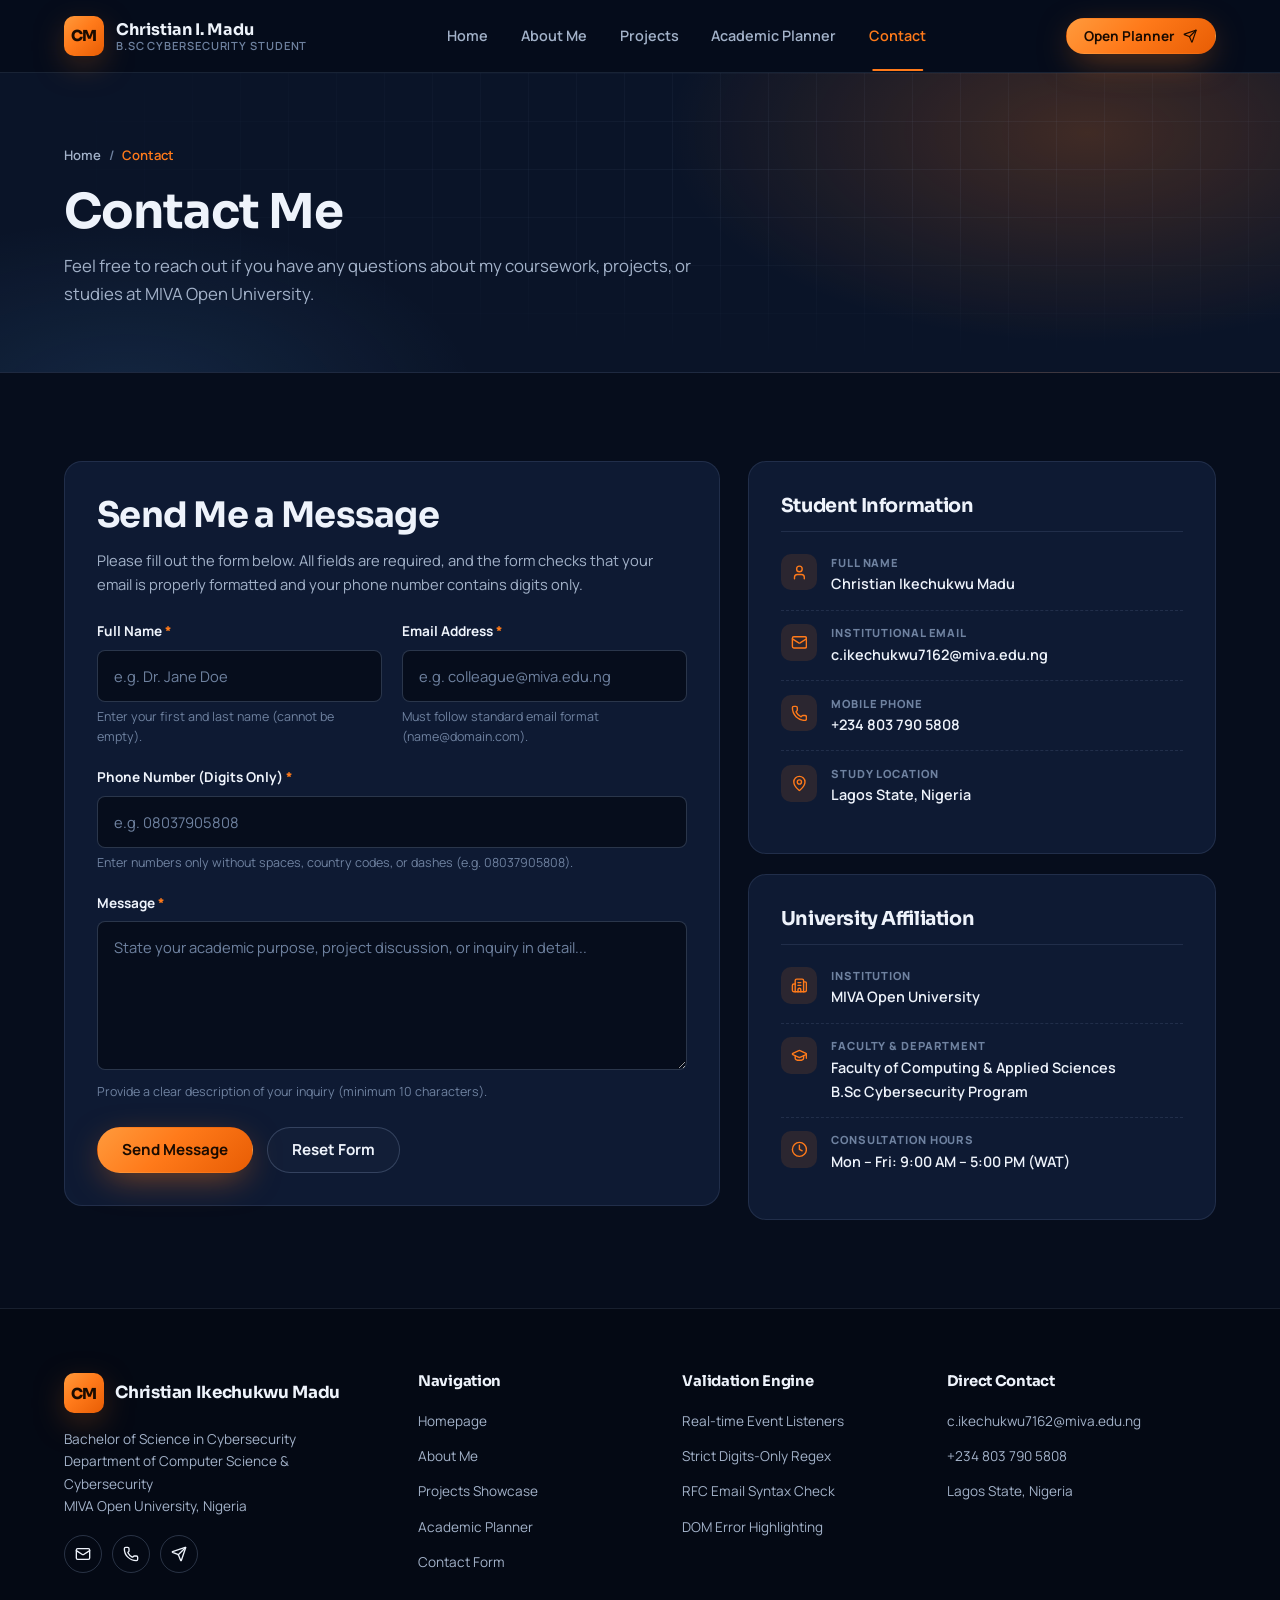
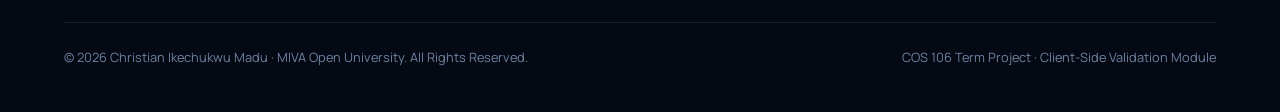
<file: contact.html>
<!DOCTYPE html>
<html lang="en">
  <head>
    <meta charset="utf-8">
    <meta name="viewport" content="width=device-width, initial-scale=1">
    <title>Contact Christian Ikechukwu Madu | MIVA Academic Portfolio</title>
    <meta name="description" content="Get in touch with Christian Ikechukwu Madu, Cybersecurity student at MIVA Open University. Direct email, telephone, study center details, and validated contact form.">
    <meta property="og:title" content="Contact Christian Ikechukwu Madu | MIVA Open University">
    <meta property="og:description" content="Reach out for academic collaborations, cybersecurity research, or peer inquiries.">
    <meta property="og:type" content="website">
    <meta name="twitter:card" content="summary_large_image">
    <meta name="author" content="Christian Ikechukwu Madu">
    <link rel="icon" href="favicon.ico" type="image/x-icon">
    <link rel="preconnect" href="https://fonts.googleapis.com">
    <link rel="preconnect" href="https://fonts.gstatic.com" crossorigin>
    <link rel="stylesheet" href="https://fonts.googleapis.com/css2?family=Manrope:wght@400;500;600;700;800&family=Sora:wght@600;700;800&display=swap">
    <link rel="stylesheet" href="css/style.css">
    <script src="js/main.js" defer></script>
    <script src="js/contact.js" defer></script>
  </head>
  <body>
    <a href="#main-content" class="skip-link">Skip to main content</a>
    <header class="site-header">
      <div class="container header-container">
        <a href="index.html" class="brand-lockup" aria-label="Go to Homepage"><div class="brand-crest" aria-hidden="true">CM</div><div class="brand-text"><span class="brand-name">Christian I. Madu</span><span class="brand-subtitle">B.Sc Cybersecurity Student</span></div></a>
        <nav class="main-nav" aria-label="Primary Navigation">
          <ul class="nav-list">
            <li><a href="index.html" class="nav-link">Home</a></li>
            <li><a href="about.html" class="nav-link">About Me</a></li>
            <li><a href="projects.html" class="nav-link">Projects</a></li>
            <li><a href="planner.html" class="nav-link">Academic Planner</a></li>
            <li><a href="contact.html" class="nav-link active" aria-current="page">Contact</a></li>
          </ul>
        </nav>
        <div class="header-actions"><a href="planner.html" class="btn btn-primary btn-sm">Open Planner<svg xmlns="http://www.w3.org/2000/svg" width="24" height="24" viewBox="0 0 24 24" fill="none" stroke="currentColor" stroke-width="2" stroke-linecap="round" stroke-linejoin="round" class="lucide lucide-send" aria-hidden="true"><path d="M14.536 21.686a.5.5 0 0 0 .937-.024l6.5-19a.496.496 0 0 0-.635-.635l-19 6.5a.5.5 0 0 0-.024.937l7.93 3.18a2 2 0 0 1 1.112 1.11z"></path><path d="m21.854 2.147-10.94 10.939"></path></svg></a></div>
        <button type="button" class="mobile-nav-toggle" aria-label="Toggle navigation menu" aria-expanded="false"><span class="nav-icon-bars">Menu</span></button>
      </div>
    </header>
    <section class="page-banner">
      <div class="container">
        <nav class="breadcrumb-trail" aria-label="Breadcrumb"><a href="index.html">Home</a><span aria-hidden="true">/</span><span aria-current="page">Contact</span></nav>
        <h1>Contact Me</h1>
        <p>Feel free to reach out if you have any questions about my coursework, projects, or studies at MIVA Open University.</p>
      </div>
    </section>
    <main id="main-content" class="section">
      <div class="container">
        <div class="contact-layout">
          <section class="contact-card">
            <h2>Send Me a Message</h2>
            <p class="contact-intro">Please fill out the form below. All fields are required, and the form checks that your email is properly formatted and your phone number contains digits only.</p>
            <div class="alert-banner" role="alert" aria-live="polite"></div>
            <form novalidate aria-label="Student Contact Form">
              <div class="form-row">
                <div class="form-group">
                  <label for="contact-name">Full Name <span class="required-mark">*</span></label>
                  <input type="text" id="contact-name" class="form-control" placeholder="e.g. Dr. Jane Doe" autocomplete="name" required name="name" value="">
                  <span class="form-error" aria-live="assertive"></span>
                  <div class="form-help">Enter your first and last name (cannot be empty).</div>
                </div>
                <div class="form-group">
                  <label for="contact-email">Email Address <span class="required-mark">*</span></label>
                  <input type="email" id="contact-email" class="form-control" placeholder="e.g. colleague@miva.edu.ng" autocomplete="email" required name="email" value="">
                  <span class="form-error" aria-live="assertive"></span>
                  <div class="form-help">Must follow standard email format (name@domain.com).</div>
                </div>
              </div>
              <div class="form-group">
                <label for="contact-phone">Phone Number (Digits Only) <span class="required-mark">*</span></label>
                <input type="tel" id="contact-phone" class="form-control" placeholder="e.g. 08037905808" autocomplete="tel" required name="phone" value="">
                <span class="form-error" aria-live="assertive"></span>
                <div class="form-help">Enter numbers only without spaces, country codes, or dashes (e.g. 08037905808).</div>
              </div>
              <div class="form-group">
                <label for="contact-message">Message <span class="required-mark">*</span></label>
                <textarea id="contact-message" name="message" rows="5" class="form-control" placeholder="State your academic purpose, project discussion, or inquiry in detail..." required></textarea>
                <span class="form-error" aria-live="assertive"></span>
                <div class="form-help">Provide a clear description of your inquiry (minimum 10 characters).</div>
              </div>
              <div class="form-actions-row">
                <button type="submit" class="btn btn-primary"><span>Send Message</span></button>
                <button type="reset" class="btn btn-outline"><span>Reset Form</span></button>
              </div>
            </form>
          </section>
          <aside class="contact-info-panel">
            <section class="info-box">
              <h3>Student Information</h3>
              <ul class="contact-channels-list">
                <li class="contact-channel-item">
                  <span class="channel-icon" aria-hidden="true"><svg xmlns="http://www.w3.org/2000/svg" width="24" height="24" viewBox="0 0 24 24" fill="none" stroke="currentColor" stroke-width="2" stroke-linecap="round" stroke-linejoin="round" class="lucide lucide-user" aria-hidden="true"><path d="M19 21v-2a4 4 0 0 0-4-4H9a4 4 0 0 0-4 4v2"></path><circle cx="12" cy="7" r="4"></circle></svg></span>
                  <div class="channel-details"><strong>Full Name</strong><span>Christian Ikechukwu Madu</span></div>
                </li>
                <li class="contact-channel-item">
                  <span class="channel-icon" aria-hidden="true"><svg xmlns="http://www.w3.org/2000/svg" width="24" height="24" viewBox="0 0 24 24" fill="none" stroke="currentColor" stroke-width="2" stroke-linecap="round" stroke-linejoin="round" class="lucide lucide-mail" aria-hidden="true"><path d="m22 7-8.991 5.727a2 2 0 0 1-2.009 0L2 7"></path><rect x="2" y="4" width="20" height="16" rx="2"></rect></svg></span>
                  <div class="channel-details"><strong>Institutional Email</strong><a href="mailto:c.ikechukwu7162@miva.edu.ng">c.ikechukwu7162@miva.edu.ng</a></div>
                </li>
                <li class="contact-channel-item">
                  <span class="channel-icon" aria-hidden="true"><svg xmlns="http://www.w3.org/2000/svg" width="24" height="24" viewBox="0 0 24 24" fill="none" stroke="currentColor" stroke-width="2" stroke-linecap="round" stroke-linejoin="round" class="lucide lucide-phone" aria-hidden="true"><path d="M13.832 16.568a1 1 0 0 0 1.213-.303l.355-.465A2 2 0 0 1 17 15h3a2 2 0 0 1 2 2v3a2 2 0 0 1-2 2A18 18 0 0 1 2 4a2 2 0 0 1 2-2h3a2 2 0 0 1 2 2v3a2 2 0 0 1-.8 1.6l-.468.351a1 1 0 0 0-.292 1.233 14 14 0 0 0 6.392 6.384"></path></svg></span>
                  <div class="channel-details"><strong>Mobile Phone</strong><a href="tel:+2348037905808">+234 803 790 5808</a></div>
                </li>
                <li class="contact-channel-item">
                  <span class="channel-icon" aria-hidden="true"><svg xmlns="http://www.w3.org/2000/svg" width="24" height="24" viewBox="0 0 24 24" fill="none" stroke="currentColor" stroke-width="2" stroke-linecap="round" stroke-linejoin="round" class="lucide lucide-map-pin" aria-hidden="true"><path d="M20 10c0 4.993-5.539 10.193-7.399 11.799a1 1 0 0 1-1.202 0C9.539 20.193 4 14.993 4 10a8 8 0 0 1 16 0"></path><circle cx="12" cy="10" r="3"></circle></svg></span>
                  <div class="channel-details"><strong>Study Location</strong><span>Lagos State, Nigeria</span></div>
                </li>
              </ul>
            </section>
            <section class="info-box">
              <h3>University Affiliation</h3>
              <ul class="contact-channels-list">
                <li class="contact-channel-item">
                  <span class="channel-icon" aria-hidden="true"><svg xmlns="http://www.w3.org/2000/svg" width="24" height="24" viewBox="0 0 24 24" fill="none" stroke="currentColor" stroke-width="2" stroke-linecap="round" stroke-linejoin="round" class="lucide lucide-building2 lucide-building-2" aria-hidden="true"><path d="M10 12h4"></path><path d="M10 8h4"></path><path d="M14 21v-3a2 2 0 0 0-4 0v3"></path><path d="M6 10H4a2 2 0 0 0-2 2v7a2 2 0 0 0 2 2h16a2 2 0 0 0 2-2V9a2 2 0 0 0-2-2h-2"></path><path d="M6 21V5a2 2 0 0 1 2-2h8a2 2 0 0 1 2 2v16"></path></svg></span>
                  <div class="channel-details"><strong>Institution</strong><span>MIVA Open University</span></div>
                </li>
                <li class="contact-channel-item">
                  <span class="channel-icon" aria-hidden="true"><svg xmlns="http://www.w3.org/2000/svg" width="24" height="24" viewBox="0 0 24 24" fill="none" stroke="currentColor" stroke-width="2" stroke-linecap="round" stroke-linejoin="round" class="lucide lucide-graduation-cap" aria-hidden="true"><path d="M21.42 10.922a1 1 0 0 0-.019-1.838L12.83 5.18a2 2 0 0 0-1.66 0L2.6 9.08a1 1 0 0 0 0 1.832l8.57 3.908a2 2 0 0 0 1.66 0z"></path><path d="M22 10v6"></path><path d="M6 12.5V16a6 3 0 0 0 12 0v-3.5"></path></svg></span>
                  <div class="channel-details"><strong>Faculty &amp; Department</strong><span>Faculty of Computing &amp; Applied Sciences<br>B.Sc Cybersecurity Program</span></div>
                </li>
                <li class="contact-channel-item">
                  <span class="channel-icon" aria-hidden="true"><svg xmlns="http://www.w3.org/2000/svg" width="24" height="24" viewBox="0 0 24 24" fill="none" stroke="currentColor" stroke-width="2" stroke-linecap="round" stroke-linejoin="round" class="lucide lucide-clock" aria-hidden="true"><circle cx="12" cy="12" r="10"></circle><path d="M12 6v6l4 2"></path></svg></span>
                  <div class="channel-details"><strong>Consultation Hours</strong><span>Mon – Fri: 9:00 AM – 5:00 PM (WAT)</span></div>
                </li>
              </ul>
            </section>
          </aside>
        </div>
      </div>
    </main>
    <div class="receipt-modal" role="dialog" aria-modal="true" aria-labelledby="receipt-title" aria-hidden="true">
      <article class="receipt-card">
        <span class="receipt-badge-text">MESSAGE SENT</span>
        <h3 id="receipt-title">Thank You for Your Message!</h3>
        <p class="receipt-intro">Your message has been received. Here is a copy of what you submitted:</p>
        <table class="receipt-summary-table" aria-label="Submitted Data Receipt"></table>
        <button type="button" class="btn btn-primary modal-close-btn-bottom btn-block">Close Window</button>
      </article>
    </div>
    <footer class="site-footer">
      <div class="container">
        <div class="footer-grid">
          <section class="footer-brand">
            <div class="footer-brand-row">
              <div class="brand-crest" aria-hidden="true">CM</div>
              <h4>Christian Ikechukwu Madu</h4>
            </div>
            <p>Bachelor of Science in Cybersecurity<br>Department of Computer Science &amp; Cybersecurity<br>MIVA Open University, Nigeria</p>
            <div class="footer-social"><a href="mailto:c.ikechukwu7162@miva.edu.ng" aria-label="Send an email"><svg xmlns="http://www.w3.org/2000/svg" width="24" height="24" viewBox="0 0 24 24" fill="none" stroke="currentColor" stroke-width="2" stroke-linecap="round" stroke-linejoin="round" class="lucide lucide-mail" aria-hidden="true"><path d="m22 7-8.991 5.727a2 2 0 0 1-2.009 0L2 7"></path><rect x="2" y="4" width="20" height="16" rx="2"></rect></svg></a><a href="tel:+2348037905808" aria-label="Call by phone"><svg xmlns="http://www.w3.org/2000/svg" width="24" height="24" viewBox="0 0 24 24" fill="none" stroke="currentColor" stroke-width="2" stroke-linecap="round" stroke-linejoin="round" class="lucide lucide-phone" aria-hidden="true"><path d="M13.832 16.568a1 1 0 0 0 1.213-.303l.355-.465A2 2 0 0 1 17 15h3a2 2 0 0 1 2 2v3a2 2 0 0 1-2 2A18 18 0 0 1 2 4a2 2 0 0 1 2-2h3a2 2 0 0 1 2 2v3a2 2 0 0 1-.8 1.6l-.468.351a1 1 0 0 0-.292 1.233 14 14 0 0 0 6.392 6.384"></path></svg></a><a href="contact.html" aria-label="Open the contact form"><svg xmlns="http://www.w3.org/2000/svg" width="24" height="24" viewBox="0 0 24 24" fill="none" stroke="currentColor" stroke-width="2" stroke-linecap="round" stroke-linejoin="round" class="lucide lucide-send" aria-hidden="true"><path d="M14.536 21.686a.5.5 0 0 0 .937-.024l6.5-19a.496.496 0 0 0-.635-.635l-19 6.5a.5.5 0 0 0-.024.937l7.93 3.18a2 2 0 0 1 1.112 1.11z"></path><path d="m21.854 2.147-10.94 10.939"></path></svg></a></div>
          </section>
          <section class="footer-col">
            <h5>Navigation</h5>
            <ul class="footer-links">
              <li><a href="index.html">Homepage</a></li>
              <li><a href="about.html">About Me</a></li>
              <li><a href="projects.html">Projects Showcase</a></li>
              <li><a href="planner.html">Academic Planner</a></li>
              <li><a href="contact.html">Contact Form</a></li>
            </ul>
          </section>
          <section class="footer-col">
            <h5>Validation Engine</h5>
            <ul class="footer-links">
              <li><span>Real-time Event Listeners</span></li>
              <li><span>Strict Digits-Only Regex</span></li>
              <li><span>RFC Email Syntax Check</span></li>
              <li><span>DOM Error Highlighting</span></li>
            </ul>
          </section>
          <section class="footer-col">
            <h5>Direct Contact</h5>
            <ul class="footer-links">
              <li><a href="mailto:c.ikechukwu7162@miva.edu.ng">c.ikechukwu7162@miva.edu.ng</a></li>
              <li><a href="tel:+2348037905808">+234 803 790 5808</a></li>
              <li><span>Lagos State, Nigeria</span></li>
            </ul>
          </section>
        </div>
        <section class="footer-bottom">
          <p>© <span data-year="">2026</span> Christian Ikechukwu Madu · MIVA Open University. All Rights Reserved.</p>
          <p>COS 106 Term Project · Client-Side Validation Module</p>
        </section>
      </div>
    </footer>
  </body>
</html>
</file>
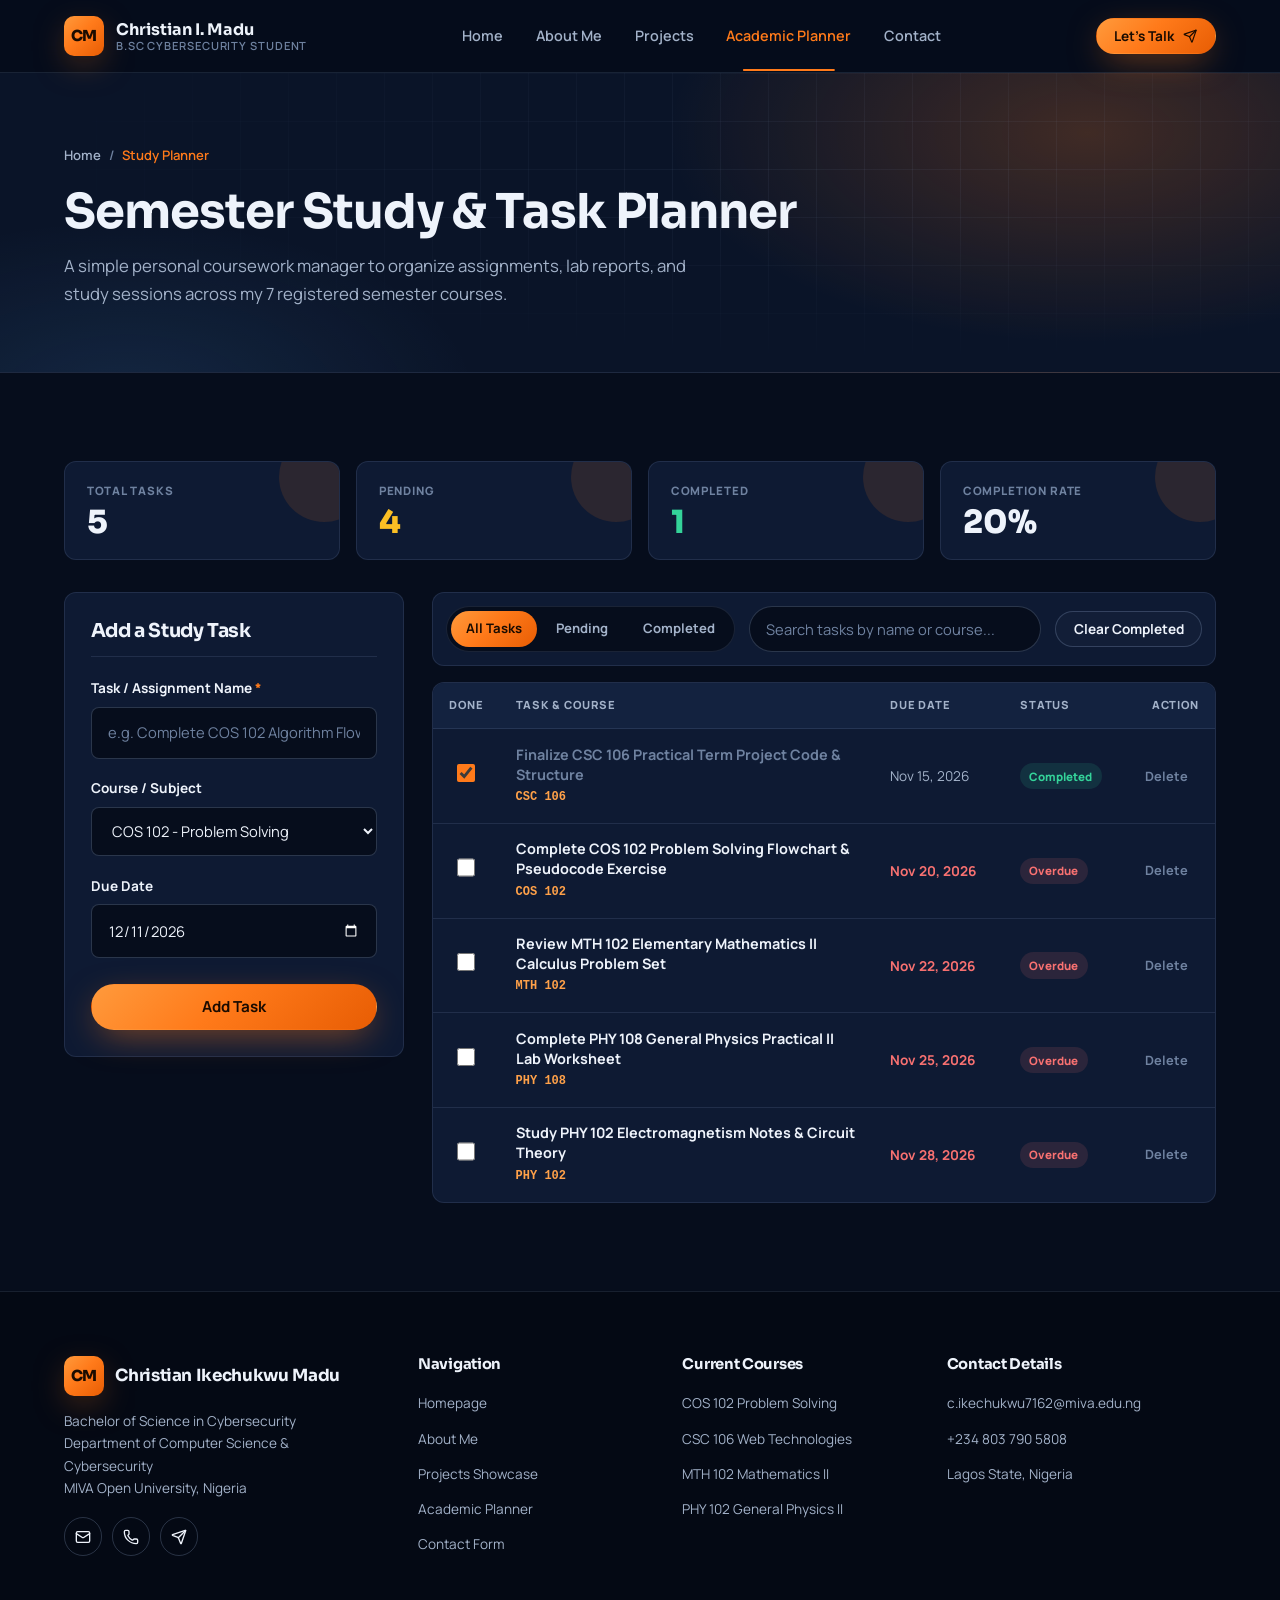
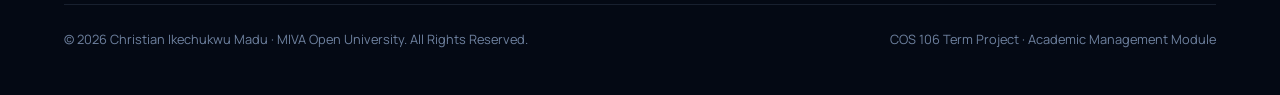
<file: planner.html>
<!DOCTYPE html>
<html lang="en">
  <head>
    <meta charset="utf-8">
    <meta name="viewport" content="width=device-width, initial-scale=1">
    <title>Academic Planner | Christian Ikechukwu Madu · MIVA Academic Portfolio</title>
    <meta name="description" content="Academic Task Planner and Coursework Activity Management System for Christian Ikechukwu Madu at MIVA Open University.">
    <meta property="og:title" content="Academic Planner & Task Manager | MIVA Open University">
    <meta property="og:description" content="Coursework management system built with Vanilla JavaScript to schedule academic assignments and laboratory deliverables.">
    <meta property="og:type" content="website">
    <meta name="twitter:card" content="summary_large_image">
    <meta name="author" content="Christian Ikechukwu Madu">
    <link rel="icon" href="favicon.ico" type="image/x-icon">
    <link rel="preconnect" href="https://fonts.googleapis.com">
    <link rel="preconnect" href="https://fonts.gstatic.com" crossorigin>
    <link rel="stylesheet" href="https://fonts.googleapis.com/css2?family=Manrope:wght@400;500;600;700;800&family=Sora:wght@600;700;800&display=swap">
    <link rel="stylesheet" href="css/style.css">
    <script src="js/main.js" defer></script>
    <script src="js/planner.js" defer></script>
  </head>
  <body>
    <a href="#main-content" class="skip-link">Skip to main content</a>
    <header class="site-header">
      <div class="container header-container">
        <a href="index.html" class="brand-lockup" aria-label="Go to Homepage"><div class="brand-crest" aria-hidden="true">CM</div><div class="brand-text"><span class="brand-name">Christian I. Madu</span><span class="brand-subtitle">B.Sc Cybersecurity Student</span></div></a>
        <nav class="main-nav" aria-label="Primary Navigation">
          <ul class="nav-list">
            <li><a href="index.html" class="nav-link">Home</a></li>
            <li><a href="about.html" class="nav-link">About Me</a></li>
            <li><a href="projects.html" class="nav-link">Projects</a></li>
            <li><a href="planner.html" class="nav-link active" aria-current="page">Academic Planner</a></li>
            <li><a href="contact.html" class="nav-link">Contact</a></li>
          </ul>
        </nav>
        <div class="header-actions"><a href="contact.html" class="btn btn-primary btn-sm">Let's Talk<svg xmlns="http://www.w3.org/2000/svg" width="24" height="24" viewBox="0 0 24 24" fill="none" stroke="currentColor" stroke-width="2" stroke-linecap="round" stroke-linejoin="round" class="lucide lucide-send" aria-hidden="true"><path d="M14.536 21.686a.5.5 0 0 0 .937-.024l6.5-19a.496.496 0 0 0-.635-.635l-19 6.5a.5.5 0 0 0-.024.937l7.93 3.18a2 2 0 0 1 1.112 1.11z"></path><path d="m21.854 2.147-10.94 10.939"></path></svg></a></div>
        <button type="button" class="mobile-nav-toggle" aria-label="Toggle navigation menu" aria-expanded="false"><span class="nav-icon-bars">Menu</span></button>
      </div>
    </header>
    <section class="page-banner">
      <div class="container">
        <nav class="breadcrumb-trail" aria-label="Breadcrumb"><a href="index.html">Home</a><span aria-hidden="true">/</span><span aria-current="page">Study Planner</span></nav>
        <h1>Semester Study &amp; Task Planner</h1>
        <p>A simple personal coursework manager to organize assignments, lab reports, and study sessions across my 7 registered semester courses.</p>
      </div>
    </section>
    <main id="main-content" class="section">
      <div class="container">
        <section class="planner-summary-ledger" role="region" aria-label="Coursework Summary Ledger">
          <div class="ledger-stat-item"><span class="ledger-stat-label">Total Tasks</span><span class="ledger-stat-value">0</span></div>
          <span class="ledger-stat-divider" aria-hidden="true">/</span>
          <div class="ledger-stat-item"><span class="ledger-stat-label">Pending</span><span class="ledger-stat-value pending-text">0</span></div>
          <span class="ledger-stat-divider" aria-hidden="true">/</span>
          <div class="ledger-stat-item"><span class="ledger-stat-label">Completed</span><span class="ledger-stat-value completed-text">0</span></div>
          <span class="ledger-stat-divider" aria-hidden="true">/</span>
          <div class="ledger-stat-item"><span class="ledger-stat-label">Completion Rate</span><span class="ledger-stat-value">0%</span></div>
        </section>
        <div class="planner-layout">
          <aside class="task-form-card">
            <h3>Add a Study Task</h3>
            <form novalidate>
              <div class="form-group">
                <label for="task-title">Task / Assignment Name <span class="required-mark">*</span></label>
                <input type="text" id="task-title" class="form-control" placeholder="e.g. Complete COS 102 Algorithm Flowchart" required value="">
                <span class="form-error"></span>
              </div>
              <div class="form-group">
                <label for="task-course">Course / Subject</label>
                <select id="task-course" class="form-control"><option value="COS 102" selected>COS 102 - Problem Solving</option><option value="CSC 106">CSC 106 - Introduction to Web Technologies</option><option value="MIVA-COS 111">MIVA-COS 111 - Technical Certification in Computing I</option><option value="PHY 102">PHY 102 - General Physics II</option><option value="MTH 102">MTH 102 - Elementary Mathematics II</option><option value="PHY 108">PHY 108 - General Physics Practical II</option><option value="GST 122">GST 122 - Communication Skills in English II</option></select>
              </div>
              <div class="form-group">
                <label for="task-due-date">Due Date</label>
                <input type="date" id="task-due-date" class="form-control" value="">
              </div>
              <button type="submit" class="btn btn-primary btn-block-spaced"><span>Add Task</span></button>
            </form>
          </aside>
          <div class="planner-work-area">
            <div class="planner-toolbar">
              <div class="filter-btn-group" role="tablist" aria-label="Task Status Filters">
                <button type="button" class="filter-btn active">All Tasks</button>
                <button type="button" class="filter-btn">Pending</button>
                <button type="button" class="filter-btn">Completed</button>
              </div>
              <div class="search-box">
                <input type="text" class="search-input" placeholder="Search tasks by name or course..." aria-label="Search tasks" value="">
              </div>
              <button type="button" class="btn btn-outline btn-sm">Clear Completed</button>
            </div>
            <section class="tasks-container" aria-live="polite"></section>
          </div>
        </div>
      </div>
    </main>
    <footer class="site-footer">
      <div class="container">
        <div class="footer-grid">
          <section class="footer-brand">
            <div class="footer-brand-row">
              <div class="brand-crest" aria-hidden="true">CM</div>
              <h4>Christian Ikechukwu Madu</h4>
            </div>
            <p>Bachelor of Science in Cybersecurity<br>Department of Computer Science &amp; Cybersecurity<br>MIVA Open University, Nigeria</p>
            <div class="footer-social"><a href="mailto:c.ikechukwu7162@miva.edu.ng" aria-label="Send an email"><svg xmlns="http://www.w3.org/2000/svg" width="24" height="24" viewBox="0 0 24 24" fill="none" stroke="currentColor" stroke-width="2" stroke-linecap="round" stroke-linejoin="round" class="lucide lucide-mail" aria-hidden="true"><path d="m22 7-8.991 5.727a2 2 0 0 1-2.009 0L2 7"></path><rect x="2" y="4" width="20" height="16" rx="2"></rect></svg></a><a href="tel:+2348037905808" aria-label="Call by phone"><svg xmlns="http://www.w3.org/2000/svg" width="24" height="24" viewBox="0 0 24 24" fill="none" stroke="currentColor" stroke-width="2" stroke-linecap="round" stroke-linejoin="round" class="lucide lucide-phone" aria-hidden="true"><path d="M13.832 16.568a1 1 0 0 0 1.213-.303l.355-.465A2 2 0 0 1 17 15h3a2 2 0 0 1 2 2v3a2 2 0 0 1-2 2A18 18 0 0 1 2 4a2 2 0 0 1 2-2h3a2 2 0 0 1 2 2v3a2 2 0 0 1-.8 1.6l-.468.351a1 1 0 0 0-.292 1.233 14 14 0 0 0 6.392 6.384"></path></svg></a><a href="contact.html" aria-label="Open the contact form"><svg xmlns="http://www.w3.org/2000/svg" width="24" height="24" viewBox="0 0 24 24" fill="none" stroke="currentColor" stroke-width="2" stroke-linecap="round" stroke-linejoin="round" class="lucide lucide-send" aria-hidden="true"><path d="M14.536 21.686a.5.5 0 0 0 .937-.024l6.5-19a.496.496 0 0 0-.635-.635l-19 6.5a.5.5 0 0 0-.024.937l7.93 3.18a2 2 0 0 1 1.112 1.11z"></path><path d="m21.854 2.147-10.94 10.939"></path></svg></a></div>
          </section>
          <section class="footer-col">
            <h5>Navigation</h5>
            <ul class="footer-links">
              <li><a href="index.html">Homepage</a></li>
              <li><a href="about.html">About Me</a></li>
              <li><a href="projects.html">Projects Showcase</a></li>
              <li><a href="planner.html">Academic Planner</a></li>
              <li><a href="contact.html">Contact Form</a></li>
            </ul>
          </section>
          <section class="footer-col">
            <h5>Current Courses</h5>
            <ul class="footer-links">
              <li><a href="about.html#coursework">COS 102 Problem Solving</a></li>
              <li><a href="about.html#coursework">CSC 106 Web Technologies</a></li>
              <li><a href="about.html#coursework">MTH 102 Mathematics II</a></li>
              <li><a href="about.html#coursework">PHY 102 General Physics II</a></li>
            </ul>
          </section>
          <section class="footer-col">
            <h5>Contact Details</h5>
            <ul class="footer-links">
              <li><a href="mailto:c.ikechukwu7162@miva.edu.ng">c.ikechukwu7162@miva.edu.ng</a></li>
              <li><a href="tel:+2348037905808">+234 803 790 5808</a></li>
              <li><span>Lagos State, Nigeria</span></li>
            </ul>
          </section>
        </div>
        <section class="footer-bottom">
          <p>© <span data-year="">2026</span> Christian Ikechukwu Madu · MIVA Open University. All Rights Reserved.</p>
          <p>COS 106 Term Project · Academic Management Module</p>
        </section>
      </div>
    </footer>
  </body>
</html>
</file>
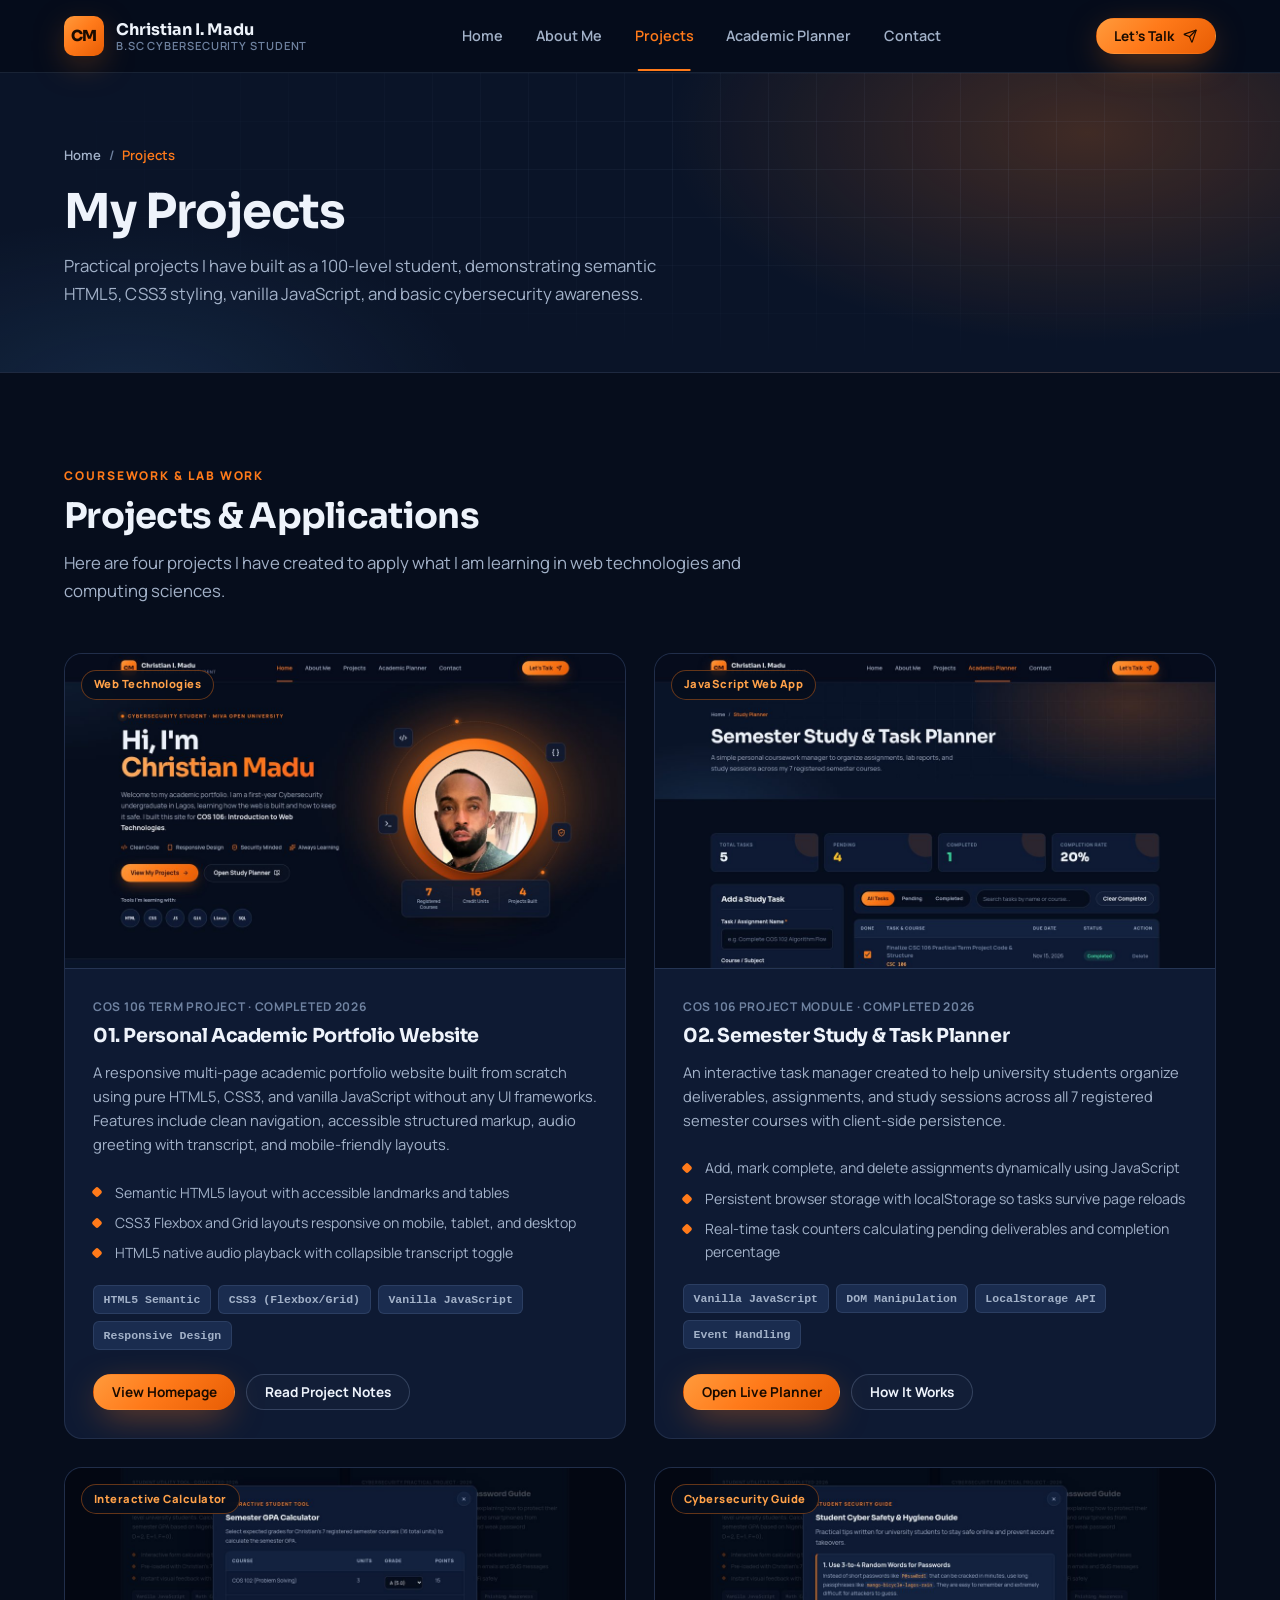
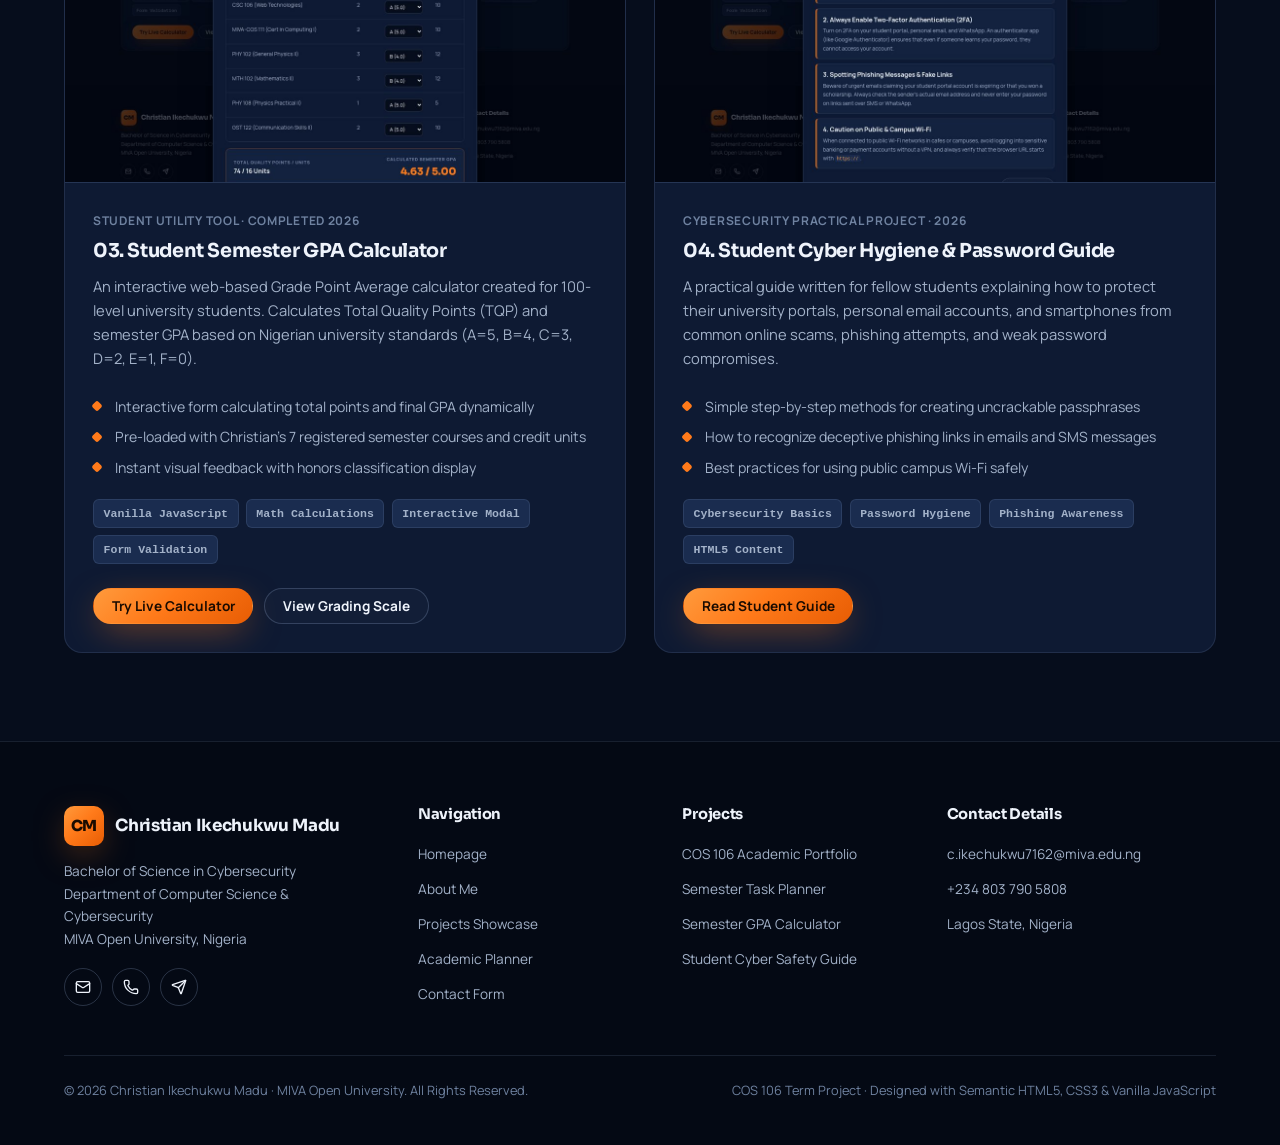
<file: projects.html>
<!DOCTYPE html>
<html lang="en">
  <head>
    <meta charset="utf-8">
    <meta name="viewport" content="width=device-width, initial-scale=1">
    <title>Projects | Christian Ikechukwu Madu · MIVA Academic Portfolio</title>
    <meta name="description" content="Beginner projects by Christian Ikechukwu Madu: academic portfolio site, semester study planner, GPA calculator on the Nigerian 5.0 scale, and a student cyber safety guide.">
    <meta property="og:title" content="Student Projects | Christian Ikechukwu Madu · MIVA Open University">
    <meta property="og:description" content="Web technology and cybersecurity projects built by a 100-level MIVA Open University student.">
    <meta property="og:type" content="website">
    <meta name="twitter:card" content="summary_large_image">
    <meta name="author" content="Christian Ikechukwu Madu">
    <link rel="icon" href="favicon.ico" type="image/x-icon">
    <link rel="preconnect" href="https://fonts.googleapis.com">
    <link rel="preconnect" href="https://fonts.gstatic.com" crossorigin>
    <link rel="stylesheet" href="https://fonts.googleapis.com/css2?family=Manrope:wght@400;500;600;700;800&family=Sora:wght@600;700;800&display=swap">
    <link rel="stylesheet" href="css/style.css">
    <script src="js/main.js" defer></script>
    <script src="js/projects.js" defer></script>
  </head>
  <body>
    <a href="#main-content" class="skip-link">Skip to main content</a>
    <header class="site-header">
      <div class="container header-container">
        <a href="index.html" class="brand-lockup" aria-label="Go to Homepage"><div class="brand-crest" aria-hidden="true">CM</div><div class="brand-text"><span class="brand-name">Christian I. Madu</span><span class="brand-subtitle">B.Sc Cybersecurity Student</span></div></a>
        <nav class="main-nav" aria-label="Primary Navigation">
          <ul class="nav-list">
            <li><a href="index.html" class="nav-link">Home</a></li>
            <li><a href="about.html" class="nav-link">About Me</a></li>
            <li><a href="projects.html" class="nav-link active" aria-current="page">Projects</a></li>
            <li><a href="planner.html" class="nav-link">Academic Planner</a></li>
            <li><a href="contact.html" class="nav-link">Contact</a></li>
          </ul>
        </nav>
        <div class="header-actions"><a href="contact.html" class="btn btn-primary btn-sm">Let's Talk<svg xmlns="http://www.w3.org/2000/svg" width="24" height="24" viewBox="0 0 24 24" fill="none" stroke="currentColor" stroke-width="2" stroke-linecap="round" stroke-linejoin="round" class="lucide lucide-send" aria-hidden="true"><path d="M14.536 21.686a.5.5 0 0 0 .937-.024l6.5-19a.496.496 0 0 0-.635-.635l-19 6.5a.5.5 0 0 0-.024.937l7.93 3.18a2 2 0 0 1 1.112 1.11z"></path><path d="m21.854 2.147-10.94 10.939"></path></svg></a></div>
        <button type="button" class="mobile-nav-toggle" aria-label="Toggle navigation menu" aria-expanded="false"><span class="nav-icon-bars">Menu</span></button>
      </div>
    </header>
    <section class="page-banner">
      <div class="container">
        <nav class="breadcrumb-trail" aria-label="Breadcrumb"><a href="index.html">Home</a><span aria-hidden="true">/</span><span aria-current="page">Projects</span></nav>
        <h1>My Projects</h1>
        <p>Practical projects I have built as a 100-level student, demonstrating semantic HTML5, CSS3 styling, vanilla JavaScript, and basic cybersecurity awareness.</p>
      </div>
    </section>
    <main id="main-content" class="section">
      <div class="container">
        <header class="section-header" data-reveal="true">
          <span class="section-eyebrow">Coursework &amp; Lab Work</span>
          <h2>Projects &amp; Applications</h2>
          <p class="section-lead">Here are four projects I have created to apply what I am learning in web technologies and computing sciences.</p>
        </header>
        <div class="projects-grid">
          <article class="project-card" id="project-portfolio" data-reveal="true">
            <figure class="project-media-frame">
              <span class="project-badge-tag">Web Technologies</span>
              <img src="images/project-portfolio.jpg" alt="Screenshot of the portfolio homepage" loading="lazy" width="960" height="600">
            </figure>
            <section class="project-body">
              <div class="project-meta">COS 106 Term Project · Completed 2026</div>
              <h3>01. Personal Academic Portfolio Website</h3>
              <p>A responsive multi-page academic portfolio website built from scratch using pure HTML5, CSS3, and vanilla JavaScript without any UI frameworks. Features include clean navigation, accessible structured markup, audio greeting with transcript, and mobile-friendly layouts.</p>
              <ul class="project-highlights-list">
                <li>Semantic HTML5 layout with accessible landmarks and tables</li>
                <li>CSS3 Flexbox and Grid layouts responsive on mobile, tablet, and desktop</li>
                <li>HTML5 native audio playback with collapsible transcript toggle</li>
              </ul>
              <div class="project-tech-tags"><span class="tech-tag">HTML5 Semantic</span><span class="tech-tag">CSS3 (Flexbox/Grid)</span><span class="tech-tag">Vanilla JavaScript</span><span class="tech-tag">Responsive Design</span></div>
              <div class="project-actions">
                <a href="index.html" class="btn btn-primary btn-sm">View Homepage</a>
                <button type="button" class="btn btn-outline btn-sm" data-open="modal1-title">Read Project Notes</button>
              </div>
            </section>
          </article>
          <article class="project-card" id="project-planner" data-reveal="true">
            <figure class="project-media-frame">
              <span class="project-badge-tag">JavaScript Web App</span>
              <img src="images/project-planner.jpg" alt="Screenshot of the semester study planner" loading="lazy" width="960" height="600">
            </figure>
            <section class="project-body">
              <div class="project-meta">COS 106 Project Module · Completed 2026</div>
              <h3>02. Semester Study &amp; Task Planner</h3>
              <p>An interactive task manager created to help university students organize deliverables, assignments, and study sessions across all 7 registered semester courses with client-side persistence.</p>
              <ul class="project-highlights-list">
                <li>Add, mark complete, and delete assignments dynamically using JavaScript</li>
                <li>Persistent browser storage with localStorage so tasks survive page reloads</li>
                <li>Real-time task counters calculating pending deliverables and completion percentage</li>
              </ul>
              <div class="project-tech-tags"><span class="tech-tag">Vanilla JavaScript</span><span class="tech-tag">DOM Manipulation</span><span class="tech-tag">LocalStorage API</span><span class="tech-tag">Event Handling</span></div>
              <div class="project-actions">
                <a href="planner.html" class="btn btn-primary btn-sm">Open Live Planner</a>
                <button type="button" class="btn btn-outline btn-sm" data-open="modal2-title">How It Works</button>
              </div>
            </section>
          </article>
          <article class="project-card" id="project-gpa" data-reveal="true">
            <figure class="project-media-frame">
              <span class="project-badge-tag">Interactive Calculator</span>
              <img src="images/project-gpa.jpg" alt="Screenshot of the GPA calculator" loading="lazy" width="960" height="600">
            </figure>
            <section class="project-body">
              <div class="project-meta">Student Utility Tool · Completed 2026</div>
              <h3>03. Student Semester GPA Calculator</h3>
              <p>An interactive web-based Grade Point Average calculator created for 100-level university students. Calculates Total Quality Points (TQP) and semester GPA based on Nigerian university standards (A=5, B=4, C=3, D=2, E=1, F=0).</p>
              <ul class="project-highlights-list">
                <li>Interactive form calculating total points and final GPA dynamically</li>
                <li>Pre-loaded with Christian's 7 registered semester courses and credit units</li>
                <li>Instant visual feedback with honors classification display</li>
              </ul>
              <div class="project-tech-tags"><span class="tech-tag">Vanilla JavaScript</span><span class="tech-tag">Math Calculations</span><span class="tech-tag">Interactive Modal</span><span class="tech-tag">Form Validation</span></div>
              <div class="project-actions">
                <button type="button" class="btn btn-primary btn-sm" data-open="modal3-title">Try Live Calculator</button>
                <button type="button" class="btn btn-outline btn-sm" data-open="modal4-title">View Grading Scale</button>
              </div>
            </section>
          </article>
          <article class="project-card" id="project-cyber-guide" data-reveal="true">
            <figure class="project-media-frame">
              <span class="project-badge-tag">Cybersecurity Guide</span>
              <img src="images/project-cyber-guide.jpg" alt="Screenshot of the student cyber safety guide" loading="lazy" width="960" height="600">
            </figure>
            <section class="project-body">
              <div class="project-meta">Cybersecurity Practical Project · 2026</div>
              <h3>04. Student Cyber Hygiene &amp; Password Guide</h3>
              <p>A practical guide written for fellow students explaining how to protect their university portals, personal email accounts, and smartphones from common online scams, phishing attempts, and weak password compromises.</p>
              <ul class="project-highlights-list">
                <li>Simple step-by-step methods for creating uncrackable passphrases</li>
                <li>How to recognize deceptive phishing links in emails and SMS messages</li>
                <li>Best practices for using public campus Wi-Fi safely</li>
              </ul>
              <div class="project-tech-tags"><span class="tech-tag">Cybersecurity Basics</span><span class="tech-tag">Password Hygiene</span><span class="tech-tag">Phishing Awareness</span><span class="tech-tag">HTML5 Content</span></div>
              <div class="project-actions">
                <button type="button" class="btn btn-primary btn-sm" data-open="modal5-title">Read Student Guide</button>
              </div>
            </section>
          </article>
        </div>
      </div>
    </main>
    <div class="project-modal" role="dialog" aria-modal="true" aria-labelledby="modal1-title" aria-hidden="true">
      <article class="modal-card">
        <button type="button" class="modal-close-btn" aria-label="Close modal">✕</button>
        <span class="section-eyebrow">Project Documentation</span>
        <h3 id="modal1-title" class="modal-title">Building the COS 106 Portfolio Website</h3>
        <p class="modal-text"><strong>Goal:</strong> Design and develop a personal academic portfolio and student management website for Christian Ikechukwu Madu meeting all rubric specifications of the COS 106 term project at MIVA Open University.</p>
        <h4 class="modal-subheading">Key Technical Highlights:</h4>
        <ul class="modal-list">
          <li><strong>Semantic HTML5:</strong> Clean document structure utilizing <code>header</code>, <code>nav</code>, <code>main</code>, <code>section</code>, <code>article</code>, <code>aside</code>, and <code>footer</code>.</li>
          <li><strong>CSS3 Styling:</strong> Modern Flexbox and Grid layouts, CSS custom properties (variables), and responsive media queries without any third-party framework.</li>
          <li><strong>Audio Integration:</strong> Embedded audio player featuring Christian's real spoken greeting, complemented by a toggleable transcript for accessibility.</li>
          <li><strong>Zero Emojis &amp; Clean Layout:</strong> Clean typography and honest student copy reflecting genuine academic work.</li>
        </ul>
        <div class="modal-footer-end">
          <button type="button" class="btn btn-outline modal-close-btn-bottom">Close Window</button>
        </div>
      </article>
    </div>
    <div class="project-modal" role="dialog" aria-modal="true" aria-labelledby="modal2-title" aria-hidden="true">
      <article class="modal-card">
        <button type="button" class="modal-close-btn" aria-label="Close modal">✕</button>
        <span class="section-eyebrow">Application Details</span>
        <h3 id="modal2-title" class="modal-title">How the Study Planner Works</h3>
        <p class="modal-text"><strong>Concept:</strong> A student planner built with pure vanilla JavaScript that doesn't need a backend server to store your study tasks.</p>
        <h4 class="modal-subheading">JavaScript Implementation:</h4>
        <ol class="modal-list">
          <li><strong>Adding Tasks:</strong> Validates task title and captures course code and submission deadline before inserting into the task array.</li>
          <li><strong>LocalStorage:</strong> Saves the array as a JSON string using <code>localStorage.setItem()</code> so tasks remain even after closing the browser.</li>
          <li><strong>State Updates:</strong> Clicking the checkbox toggles the task completion status and recalculates the completion rate tally in real time.</li>
          <li><strong>Task Deletion:</strong> Clicking the delete button removes the item from the array, re-renders the list, and updates local storage.</li>
        </ol>
        <div class="modal-footer-split">
          <a href="planner.html" class="btn btn-primary btn-sm">Go to Planner Page</a>
          <button type="button" class="btn btn-outline modal-close-btn-bottom">Close</button>
        </div>
      </article>
    </div>
    <div class="project-modal" role="dialog" aria-modal="true" aria-labelledby="modal3-title" aria-hidden="true">
      <article class="modal-card modal-card-wide">
        <button type="button" class="modal-close-btn" aria-label="Close modal">✕</button>
        <span class="section-eyebrow">Interactive Student Tool</span>
        <h3 id="modal3-title" class="modal-title">Semester GPA Calculator</h3>
        <p class="modal-lead-muted">Select expected grades for Christian's 7 registered semester courses (16 total units) to calculate the semester GPA.</p>
        <div class="table-responsive-container modal-table-wrap">
          <table class="academic-table table-compact">
            <thead>
              <tr>
                <th>Course</th>
                <th class="col-w-70">Units</th>
                <th class="col-w-130">Grade</th>
                <th class="col-w-90">Points</th>
              </tr>
            </thead>
            <tbody>
              <tr>
                <td>COS 102 (Problem Solving)</td>
                <td>3</td>
                <td>
                  <select class="form-control gpa-select" aria-label="Grade for COS 102"><option value="5" selected>A (5.0)</option><option value="4">B (4.0)</option><option value="3">C (3.0)</option><option value="2">D (2.0)</option><option value="1">E (1.0)</option><option value="0">F (0.0)</option></select>
                </td>
                <td>15</td>
              </tr>
              <tr>
                <td>CSC 106 (Web Technologies)</td>
                <td>2</td>
                <td>
                  <select class="form-control gpa-select" aria-label="Grade for CSC 106"><option value="5" selected>A (5.0)</option><option value="4">B (4.0)</option><option value="3">C (3.0)</option><option value="2">D (2.0)</option><option value="1">E (1.0)</option><option value="0">F (0.0)</option></select>
                </td>
                <td>10</td>
              </tr>
              <tr>
                <td>MIVA-COS 111 (Cert in Computing I)</td>
                <td>2</td>
                <td>
                  <select class="form-control gpa-select" aria-label="Grade for MIVA-COS 111"><option value="5" selected>A (5.0)</option><option value="4">B (4.0)</option><option value="3">C (3.0)</option><option value="2">D (2.0)</option><option value="1">E (1.0)</option><option value="0">F (0.0)</option></select>
                </td>
                <td>10</td>
              </tr>
              <tr>
                <td>PHY 102 (General Physics II)</td>
                <td>3</td>
                <td>
                  <select class="form-control gpa-select" aria-label="Grade for PHY 102"><option value="5">A (5.0)</option><option value="4" selected>B (4.0)</option><option value="3">C (3.0)</option><option value="2">D (2.0)</option><option value="1">E (1.0)</option><option value="0">F (0.0)</option></select>
                </td>
                <td>12</td>
              </tr>
              <tr>
                <td>MTH 102 (Mathematics II)</td>
                <td>3</td>
                <td>
                  <select class="form-control gpa-select" aria-label="Grade for MTH 102"><option value="5">A (5.0)</option><option value="4" selected>B (4.0)</option><option value="3">C (3.0)</option><option value="2">D (2.0)</option><option value="1">E (1.0)</option><option value="0">F (0.0)</option></select>
                </td>
                <td>12</td>
              </tr>
              <tr>
                <td>PHY 108 (Physics Practical II)</td>
                <td>1</td>
                <td>
                  <select class="form-control gpa-select" aria-label="Grade for PHY 108"><option value="5" selected>A (5.0)</option><option value="4">B (4.0)</option><option value="3">C (3.0)</option><option value="2">D (2.0)</option><option value="1">E (1.0)</option><option value="0">F (0.0)</option></select>
                </td>
                <td>5</td>
              </tr>
              <tr>
                <td>GST 122 (Communication Skills II)</td>
                <td>2</td>
                <td>
                  <select class="form-control gpa-select" aria-label="Grade for GST 122"><option value="5" selected>A (5.0)</option><option value="4">B (4.0)</option><option value="3">C (3.0)</option><option value="2">D (2.0)</option><option value="1">E (1.0)</option><option value="0">F (0.0)</option></select>
                </td>
                <td>10</td>
              </tr>
            </tbody>
          </table>
        </div>
        <div class="gpa-output-box">
          <div>
            <div class="gpa-output-label">Total Quality Points / Units</div>
            <div class="gpa-output-points"><span>74</span> / 16 Units</div>
          </div>
          <div class="gpa-output-result">
            <div class="gpa-output-label">Calculated Semester GPA</div>
            <div class="gpa-output-gpa"><span data-testid="gpa-result">4.63</span> / 5.00</div>
          </div>
        </div>
        <div class="modal-footer-split-tight">
          <span class="gpa-standing is-first">Status: First Class Honors Standing (4.50 – 5.00)</span>
          <button type="button" class="btn btn-outline modal-close-btn-bottom">Done</button>
        </div>
      </article>
    </div>
    <div class="project-modal" role="dialog" aria-modal="true" aria-labelledby="modal4-title" aria-hidden="true">
      <article class="modal-card">
        <button type="button" class="modal-close-btn" aria-label="Close modal">✕</button>
        <span class="section-eyebrow">Academic Reference</span>
        <h3 id="modal4-title" class="modal-title">Nigerian 5-Point University Grading System</h3>
        <p class="modal-text">Universities in Nigeria use a 5-point Cumulative Grade Point Average (CGPA) system to assess academic standing.</p>
        <div class="table-responsive-container modal-table-wrap">
          <table class="academic-table table-compact">
            <thead>
              <tr>
                <th>Score Range</th>
                <th>Letter Grade</th>
                <th>Grade Point</th>
                <th>Class of Degree</th>
              </tr>
            </thead>
            <tbody>
              <tr>
                <td>70% – 100%</td>
                <td><strong>A</strong></td>
                <td>5.0</td>
                <td>First Class (4.50 – 5.00)</td>
              </tr>
              <tr>
                <td>60% – 69%</td>
                <td><strong>B</strong></td>
                <td>4.0</td>
                <td>Second Class Upper (3.50 – 4.49)</td>
              </tr>
              <tr>
                <td>50% – 59%</td>
                <td><strong>C</strong></td>
                <td>3.0</td>
                <td>Second Class Lower (2.40 – 3.49)</td>
              </tr>
              <tr>
                <td>45% – 49%</td>
                <td><strong>D</strong></td>
                <td>2.0</td>
                <td>Third Class (1.50 – 2.39)</td>
              </tr>
              <tr>
                <td>40% – 44%</td>
                <td><strong>E</strong></td>
                <td>1.0</td>
                <td>Pass Degree (1.00 – 1.49)</td>
              </tr>
              <tr>
                <td>0% – 39%</td>
                <td><strong>F</strong></td>
                <td>0.0</td>
                <td>Fail (Below 1.00)</td>
              </tr>
            </tbody>
          </table>
        </div>
        <p class="modal-footnote"><strong>Formula:</strong> GPA = Total Quality Points (Units × Grade Point) ÷ Total Registered Units.</p>
        <div class="modal-footer-end">
          <button type="button" class="btn btn-outline modal-close-btn-bottom">Close Reference</button>
        </div>
      </article>
    </div>
    <div class="project-modal" role="dialog" aria-modal="true" aria-labelledby="modal5-title" aria-hidden="true">
      <article class="modal-card modal-card-wide">
        <button type="button" class="modal-close-btn" aria-label="Close modal">✕</button>
        <span class="section-eyebrow">Student Security Guide</span>
        <h3 id="modal5-title" class="modal-title">Student Cyber Safety &amp; Hygiene Guide</h3>
        <p class="modal-text-tight">Practical tips written for university students to stay safe online and prevent account takeovers.</p>
        <div class="guide-tips">
          <article class="guide-tip">
            <strong>1. Use 3-to-4 Random Words for Passwords</strong>
            <p>Instead of short passwords like <code>P@ssw0rd1</code> that can be cracked in minutes, use long passphrases like <code>mango-bicycle-lagos-rain</code>. They are easy to remember and extremely difficult for attackers to guess.</p>
          </article>
          <article class="guide-tip">
            <strong>2. Always Enable Two-Factor Authentication (2FA)</strong>
            <p>Turn on 2FA on your student portal, personal email, and WhatsApp. An authenticator app (like Google Authenticator) ensures that even if someone learns your password, they cannot access your account.</p>
          </article>
          <article class="guide-tip">
            <strong>3. Spotting Phishing Messages &amp; Fake Links</strong>
            <p>Beware of urgent emails claiming your student portal account is expiring or that you won a scholarship. Always check the sender's actual email address and never enter your password on links sent over SMS or WhatsApp.</p>
          </article>
          <article class="guide-tip">
            <strong>4. Caution on Public &amp; Campus Wi-Fi</strong>
            <p>When connected to public Wi-Fi networks in cafes or campuses, avoid logging into sensitive banking or payment accounts without a VPN, and always verify that the browser URL starts with <code>https://</code>.</p>
          </article>
        </div>
        <div class="modal-footer-end">
          <button type="button" class="btn btn-outline modal-close-btn-bottom">Close Guide</button>
        </div>
      </article>
    </div>
    <footer class="site-footer">
      <div class="container">
        <div class="footer-grid">
          <section class="footer-brand">
            <div class="footer-brand-row">
              <div class="brand-crest" aria-hidden="true">CM</div>
              <h4>Christian Ikechukwu Madu</h4>
            </div>
            <p>Bachelor of Science in Cybersecurity<br>Department of Computer Science &amp; Cybersecurity<br>MIVA Open University, Nigeria</p>
            <div class="footer-social"><a href="mailto:c.ikechukwu7162@miva.edu.ng" aria-label="Send an email"><svg xmlns="http://www.w3.org/2000/svg" width="24" height="24" viewBox="0 0 24 24" fill="none" stroke="currentColor" stroke-width="2" stroke-linecap="round" stroke-linejoin="round" class="lucide lucide-mail" aria-hidden="true"><path d="m22 7-8.991 5.727a2 2 0 0 1-2.009 0L2 7"></path><rect x="2" y="4" width="20" height="16" rx="2"></rect></svg></a><a href="tel:+2348037905808" aria-label="Call by phone"><svg xmlns="http://www.w3.org/2000/svg" width="24" height="24" viewBox="0 0 24 24" fill="none" stroke="currentColor" stroke-width="2" stroke-linecap="round" stroke-linejoin="round" class="lucide lucide-phone" aria-hidden="true"><path d="M13.832 16.568a1 1 0 0 0 1.213-.303l.355-.465A2 2 0 0 1 17 15h3a2 2 0 0 1 2 2v3a2 2 0 0 1-2 2A18 18 0 0 1 2 4a2 2 0 0 1 2-2h3a2 2 0 0 1 2 2v3a2 2 0 0 1-.8 1.6l-.468.351a1 1 0 0 0-.292 1.233 14 14 0 0 0 6.392 6.384"></path></svg></a><a href="contact.html" aria-label="Open the contact form"><svg xmlns="http://www.w3.org/2000/svg" width="24" height="24" viewBox="0 0 24 24" fill="none" stroke="currentColor" stroke-width="2" stroke-linecap="round" stroke-linejoin="round" class="lucide lucide-send" aria-hidden="true"><path d="M14.536 21.686a.5.5 0 0 0 .937-.024l6.5-19a.496.496 0 0 0-.635-.635l-19 6.5a.5.5 0 0 0-.024.937l7.93 3.18a2 2 0 0 1 1.112 1.11z"></path><path d="m21.854 2.147-10.94 10.939"></path></svg></a></div>
          </section>
          <section class="footer-col">
            <h5>Navigation</h5>
            <ul class="footer-links">
              <li><a href="index.html">Homepage</a></li>
              <li><a href="about.html">About Me</a></li>
              <li><a href="projects.html">Projects Showcase</a></li>
              <li><a href="planner.html">Academic Planner</a></li>
              <li><a href="contact.html">Contact Form</a></li>
            </ul>
          </section>
          <section class="footer-col">
            <h5>Projects</h5>
            <ul class="footer-links">
              <li><a href="#project-portfolio">COS 106 Academic Portfolio</a></li>
              <li><a href="#project-planner">Semester Task Planner</a></li>
              <li><a href="#project-gpa">Semester GPA Calculator</a></li>
              <li><a href="#project-cyber-guide">Student Cyber Safety Guide</a></li>
            </ul>
          </section>
          <section class="footer-col">
            <h5>Contact Details</h5>
            <ul class="footer-links">
              <li><a href="mailto:c.ikechukwu7162@miva.edu.ng">c.ikechukwu7162@miva.edu.ng</a></li>
              <li><a href="tel:+2348037905808">+234 803 790 5808</a></li>
              <li><span>Lagos State, Nigeria</span></li>
            </ul>
          </section>
        </div>
        <section class="footer-bottom">
          <p>© <span data-year="">2026</span> Christian Ikechukwu Madu · MIVA Open University. All Rights Reserved.</p>
          <p>COS 106 Term Project · Designed with Semantic HTML5, CSS3 &amp; Vanilla JavaScript</p>
        </section>
      </div>
    </footer>
  </body>
</html>
</file>
<file: css/style.css>
:root {
  /* Canvas & surfaces */
  --miva-bg: #060d1c;
  --miva-bg-alt: #0a1428;
  --miva-surface: #0e1a33;
  --miva-surface-2: #13223f;
  --miva-surface-3: #1a2c4f;
  --miva-border: rgba(148, 170, 210, 0.14);
  --miva-border-strong: rgba(148, 170, 210, 0.26);

  /* Text */
  --miva-text: #eef3fb;
  --miva-text-muted: #a3b2c9;
  --miva-text-subtle: #6f82a0;

  /* Signal colours */
  --miva-accent: #ff7a1a;
  --miva-accent-2: #ffa149;
  --miva-accent-deep: #e85d04;
  --miva-accent-soft: rgba(255, 122, 26, 0.12);
  --miva-accent-line: rgba(255, 122, 26, 0.38);
  --miva-on-accent: #1a0b00;
  --miva-info: #5eb0ff;
  --miva-info-soft: rgba(94, 176, 255, 0.12);
  --miva-success: #34d399;
  --miva-success-soft: rgba(52, 211, 153, 0.12);
  --miva-warning: #fbbf24;
  --miva-warning-soft: rgba(251, 191, 36, 0.12);
  --miva-danger: #f87171;
  --miva-danger-soft: rgba(248, 113, 113, 0.12);

  /* Gradients & glows */
  --miva-gradient-accent: linear-gradient(135deg, #ff9a3c 0%, #ff7a1a 45%, #e85d04 100%);
  --miva-gradient-text: linear-gradient(100deg, #ffb066 0%, #ff7a1a 55%, #ff5a1f 100%);
  --miva-glow-accent: 0 10px 35px -8px rgba(255, 122, 26, 0.55);
  --miva-shadow-card: 0 20px 45px -25px rgba(0, 0, 0, 0.75);

  /* Type */
  --miva-font-body: "Manrope", system-ui, -apple-system, "Segoe UI", sans-serif;
  --miva-font-heading: "Sora", system-ui, -apple-system, "Segoe UI", sans-serif;
  --miva-font-mono: ui-monospace, SFMono-Regular, Menlo, Consolas, monospace;

  /* Shape & motion */
  --miva-radius-sm: 8px;
  --miva-radius-md: 12px;
  --miva-radius-lg: 18px;
  --miva-radius-full: 999px;
  --miva-ease: cubic-bezier(0.22, 1, 0.36, 1);
  --miva-fast: 0.18s var(--miva-ease);
  --miva-normal: 0.35s var(--miva-ease);
  --container-max-width: 1200px;
}

/* ---------- Base ---------- */
*, *::before, *::after { box-sizing: border-box; margin: 0; padding: 0; }
html { font-size: 16px; scroll-behavior: smooth; -webkit-text-size-adjust: 100%; overflow-x: hidden; }
body {
  font-family: var(--miva-font-body);
  font-size: 1rem;
  line-height: 1.65;
  color: var(--miva-text);
  background-color: var(--miva-bg);
  min-height: 100vh;
  display: flex;
  flex-direction: column;
  overflow-x: hidden;
  -webkit-font-smoothing: antialiased;
}
h1, h2, h3, h4, h5, h6 {
  font-family: var(--miva-font-heading);
  color: var(--miva-text);
  font-weight: 700;
  line-height: 1.2;
  letter-spacing: -0.02em;
  text-wrap: balance;
  margin-bottom: 0.75rem;
}
h1 { font-size: clamp(2.1rem, 4vw, 3rem); }
h2 { font-size: clamp(1.6rem, 2.8vw, 2.2rem); }
h3 { font-size: 1.2rem; }
h4 { font-size: 1.05rem; }
p { margin-bottom: 1rem; color: var(--miva-text-muted); }
p:last-child { margin-bottom: 0; }
a { color: var(--miva-accent-2); text-decoration: none; transition: color var(--miva-fast); }
a:hover { color: var(--miva-accent); }
img { max-width: 100%; display: block; }
strong { color: var(--miva-text); font-weight: 700; }
code {
  font-family: var(--miva-font-mono);
  font-size: 0.85em;
  background: var(--miva-surface-3);
  color: var(--miva-accent-2);
  padding: 0.1em 0.4em;
  border-radius: 5px;
}
ul, ol { list-style: none; }
::selection { background: var(--miva-accent); color: var(--miva-on-accent); }
:focus-visible { outline: 2px solid var(--miva-accent); outline-offset: 3px; border-radius: 4px; }

.container { width: 100%; max-width: var(--container-max-width); margin: 0 auto; padding: 0 1.5rem; }
main { flex: 1; }
.section { padding: 5.5rem 0; position: relative; }
.section-alt { background: var(--miva-bg-alt); border-top: 1px solid var(--miva-border); border-bottom: 1px solid var(--miva-border); }

.skip-link {
  position: absolute; top: -4rem; left: 1rem; z-index: 2000;
  background: var(--miva-accent); color: var(--miva-on-accent); font-weight: 700;
  padding: 0.5rem 1rem; border-radius: var(--miva-radius-sm); transition: top var(--miva-fast);
}
.skip-link:focus { top: 1rem; }

/* ---------- Section headings ---------- */
.section-header { max-width: 680px; margin-bottom: 3rem; }
.section-header.is-center { margin-left: auto; margin-right: auto; text-align: center; }
.section-eyebrow {
  display: inline-block;
  font-size: 0.75rem;
  font-weight: 800;
  letter-spacing: 0.16em;
  text-transform: uppercase;
  color: var(--miva-accent);
  margin-bottom: 0.6rem;
}
.section-lead { font-size: 1.05rem; }
.section-header-row { display: flex; align-items: flex-end; justify-content: space-between; gap: 1.5rem; flex-wrap: wrap; margin-bottom: 2.5rem; }
.section-header-row .section-header { margin-bottom: 0; }
.link-arrow { display: inline-flex; align-items: center; gap: 0.4rem; font-weight: 700; color: var(--miva-text); font-size: 0.9rem; }
.link-arrow svg { transition: transform var(--miva-fast); }
.link-arrow:hover { color: var(--miva-accent); }
.link-arrow:hover svg { transform: translateX(4px); }

/* ---------- Buttons ---------- */
.btn {
  display: inline-flex; align-items: center; justify-content: center; gap: 0.55rem;
  padding: 0.8rem 1.5rem;
  font-family: var(--miva-font-body); font-size: 0.95rem; font-weight: 700; line-height: 1.2;
  border-radius: var(--miva-radius-full);
  border: 1px solid transparent;
  cursor: pointer; white-space: nowrap;
  transition: transform var(--miva-fast), box-shadow var(--miva-fast), background-color var(--miva-fast), border-color var(--miva-fast), color var(--miva-fast);
}
.btn:active { transform: translateY(1px) scale(0.98); }
.btn svg { width: 1.05em; height: 1.05em; transition: transform var(--miva-fast); }
.btn:hover svg { transform: translateX(3px); }
.btn-primary, .btn-accent { background: var(--miva-gradient-accent); color: var(--miva-on-accent); box-shadow: var(--miva-glow-accent); }
.btn-primary:hover, .btn-accent:hover { color: var(--miva-on-accent); transform: translateY(-2px); box-shadow: 0 16px 40px -10px rgba(255, 122, 26, 0.7); }
.btn-outline { background: rgba(255, 255, 255, 0.02); color: var(--miva-text); border-color: var(--miva-border-strong); }
.btn-outline:hover { color: var(--miva-text); border-color: var(--miva-accent); background: var(--miva-accent-soft); }
.btn-sm { padding: 0.55rem 1.1rem; font-size: 0.85rem; }
.btn-block { width: 100%; }
.btn-block-spaced { width: 100%; margin-top: 0.5rem; }
.btn-text-delete {
  background: none; border: 1px solid transparent; color: var(--miva-text-subtle);
  font: inherit; font-size: 0.8rem; font-weight: 700; cursor: pointer;
  padding: 0.3rem 0.6rem; border-radius: var(--miva-radius-sm); transition: all var(--miva-fast);
}
.btn-text-delete:hover { color: var(--miva-danger); background: var(--miva-danger-soft); border-color: rgba(248, 113, 113, 0.3); }

/* ---------- Header & navigation ---------- */
.site-header {
  position: sticky; top: 0; z-index: 900;
  background: rgba(6, 13, 28, 0.78);
  backdrop-filter: blur(14px); -webkit-backdrop-filter: blur(14px);
  border-bottom: 1px solid var(--miva-border);
}
.header-container { display: flex; align-items: center; justify-content: space-between; gap: 1.5rem; height: 4.5rem; position: relative; }
.brand-lockup { display: flex; align-items: center; gap: 0.75rem; color: var(--miva-text); }
.brand-lockup:hover { color: var(--miva-text); }
.brand-crest {
  width: 2.5rem; height: 2.5rem; border-radius: 10px;
  display: grid; place-items: center;
  background: var(--miva-gradient-accent); color: var(--miva-on-accent);
  font-family: var(--miva-font-heading); font-weight: 800; font-size: 0.95rem; letter-spacing: -0.03em;
  box-shadow: var(--miva-glow-accent);
  transition: transform var(--miva-normal);
}
.brand-lockup:hover .brand-crest { transform: rotate(-6deg) scale(1.05); }
.brand-text { display: flex; flex-direction: column; line-height: 1.2; }
.brand-name { font-family: var(--miva-font-heading); font-weight: 700; font-size: 1rem; }
.brand-subtitle { font-size: 0.7rem; color: var(--miva-text-subtle); letter-spacing: 0.08em; text-transform: uppercase; font-weight: 600; }
.nav-list { display: flex; align-items: center; gap: 0.25rem; }
.nav-link {
  position: relative; display: block;
  padding: 0.5rem 0.9rem; font-size: 0.9rem; font-weight: 600;
  color: var(--miva-text-muted); border-radius: var(--miva-radius-sm);
  transition: color var(--miva-fast), background-color var(--miva-fast);
}
.nav-link:hover { color: var(--miva-text); background: rgba(255, 255, 255, 0.04); }
.nav-link::after {
  content: ""; position: absolute; left: 50%; bottom: -0.95rem;
  width: 0; height: 2px; background: var(--miva-accent); border-radius: 2px;
  transform: translateX(-50%); transition: width var(--miva-normal);
}
.nav-link.active { color: var(--miva-accent); }
.nav-link.active::after { width: 60%; }
.mobile-nav-toggle {
  display: none; background: var(--miva-surface); color: var(--miva-text);
  border: 1px solid var(--miva-border-strong); border-radius: var(--miva-radius-sm);
  padding: 0.5rem 0.9rem; font: inherit; font-weight: 700; font-size: 0.85rem; cursor: pointer;
}

/* ---------- Page banner (inner pages) ---------- */
.page-banner {
  position: relative; overflow: hidden;
  padding: 4.5rem 0 4rem;
  background:
    radial-gradient(600px 300px at 85% 20%, rgba(255, 122, 26, 0.22), transparent 70%),
    radial-gradient(500px 260px at 10% 110%, rgba(94, 176, 255, 0.12), transparent 70%),
    var(--miva-bg-alt);
  border-bottom: 1px solid var(--miva-border);
}
.page-banner::before {
  content: ""; position: absolute; inset: 0;
  background-image: linear-gradient(var(--miva-border) 1px, transparent 1px), linear-gradient(90deg, var(--miva-border) 1px, transparent 1px);
  background-size: 48px 48px;
  mask-image: radial-gradient(ellipse at 70% 30%, black 10%, transparent 70%);
  -webkit-mask-image: radial-gradient(ellipse at 70% 30%, black 10%, transparent 70%);
  opacity: 0.5; pointer-events: none;
}
.page-banner .container { position: relative; }
.page-banner p { max-width: 640px; font-size: 1.05rem; }
.breadcrumb-trail { display: flex; align-items: center; gap: 0.5rem; font-size: 0.82rem; color: var(--miva-text-subtle); margin-bottom: 1rem; font-weight: 600; }
.breadcrumb-trail a { color: var(--miva-text-muted); }
.breadcrumb-trail a:hover { color: var(--miva-accent); }
.breadcrumb-trail [aria-current] { color: var(--miva-accent); }

/* ==========================================================================
   HOME PAGE
   ========================================================================== */
.hero { position: relative; overflow: hidden; padding: 4.5rem 0 5rem; }
.hero::before {
  content: ""; position: absolute; inset: 0; pointer-events: none;
  background:
    radial-gradient(700px 420px at 78% 40%, rgba(255, 122, 26, 0.16), transparent 70%),
    radial-gradient(500px 300px at 0% 0%, rgba(94, 176, 255, 0.08), transparent 70%);
}
.hero-grid { position: relative; display: grid; grid-template-columns: 1.05fr 0.95fr; gap: 3rem; align-items: center; }
.hero-eyebrow {
  display: inline-flex; align-items: center; gap: 0.6rem;
  font-size: 0.78rem; font-weight: 800; letter-spacing: 0.16em; text-transform: uppercase;
  color: var(--miva-accent); margin-bottom: 1.1rem;
}
.badge-bullet { width: 8px; height: 8px; border-radius: 50%; background: var(--miva-accent); box-shadow: 0 0 0 4px var(--miva-accent-soft); animation: miva-pulse-dot 2s infinite; }
.hero-title { font-size: clamp(2.6rem, 5.6vw, 4.2rem); line-height: 1.04; letter-spacing: -0.035em; margin-bottom: 1.25rem; }
.hero-title-line { display: block; }
.text-gradient { background: var(--miva-gradient-text); -webkit-background-clip: text; background-clip: text; color: transparent; }
.hero-bio { font-size: 1.08rem; max-width: 560px; }
.hero-bio-follow { margin-top: -0.25rem; }
.hero-points { display: flex; flex-wrap: wrap; gap: 0.6rem 1.25rem; margin: 1.5rem 0 2rem; }
.hero-points li { display: inline-flex; align-items: center; gap: 0.45rem; font-size: 0.85rem; font-weight: 600; color: var(--miva-text-muted); }
.hero-points svg { width: 1rem; height: 1rem; color: var(--miva-accent); }
.hero-cta-group { display: flex; flex-wrap: wrap; gap: 0.9rem; }
.hero-tools { margin-top: 2.25rem; }
.hero-tools-label { font-size: 0.8rem; font-weight: 700; color: var(--miva-text-muted); margin-bottom: 0.75rem; }
.tool-list { display: flex; flex-wrap: wrap; gap: 0.6rem; }
.tool-chip {
  width: 3rem; height: 3rem; border-radius: 50%;
  display: grid; place-items: center;
  background: var(--miva-surface); border: 1px solid var(--miva-border-strong);
  font-family: var(--miva-font-mono); font-size: 0.68rem; font-weight: 700; color: var(--miva-text);
  transition: transform var(--miva-fast), border-color var(--miva-fast), color var(--miva-fast);
}
.tool-chip:hover { transform: translateY(-3px); border-color: var(--miva-accent); color: var(--miva-accent); }

/* Hero visual */
.hero-visual { position: relative; width: 100%; max-width: 480px; aspect-ratio: 1 / 1.05; margin-left: auto; }
.hero-orb {
  position: absolute; left: 50%; top: 46%; width: 78%; aspect-ratio: 1; transform: translate(-50%, -50%);
  border-radius: 50%;
  background: radial-gradient(circle at 40% 35%, #ffb36b 0%, #ff7a1a 38%, #c2410c 70%, rgba(194, 65, 12, 0) 72%);
  filter: drop-shadow(0 0 60px rgba(255, 122, 26, 0.55));
  animation: miva-glow 5s ease-in-out infinite;
}
.hero-ring {
  position: absolute; left: 50%; top: 46%; width: 96%; aspect-ratio: 1; transform: translate(-50%, -50%);
  border-radius: 50%; border: 1px dashed var(--miva-accent-line);
  animation: miva-spin 40s linear infinite;
}
.hero-ring::before, .hero-ring::after {
  content: ""; position: absolute; width: 9px; height: 9px; border-radius: 50%; background: var(--miva-accent);
  box-shadow: 0 0 12px var(--miva-accent);
}
.hero-ring::before { top: 8%; left: 18%; }
.hero-ring::after { bottom: 34%; right: 0.5%; }
.hero-portrait {
  position: absolute; left: 50%; top: 46%; width: 66%; aspect-ratio: 1; transform: translate(-50%, -50%);
  border-radius: 50%; overflow: hidden;
  border: 4px solid rgba(6, 13, 28, 0.9);
  box-shadow: 0 0 0 2px var(--miva-accent-line), 0 30px 60px -20px rgba(0, 0, 0, 0.8);
}
.hero-photo-img { width: 100%; height: 100%; object-fit: cover; object-position: center 20%; }
.float-tile {
  position: absolute; z-index: 2;
  width: 3.1rem; height: 3.1rem; border-radius: 12px;
  display: grid; place-items: center;
  background: rgba(14, 26, 51, 0.85); border: 1px solid var(--miva-border-strong);
  backdrop-filter: blur(8px); color: var(--miva-text);
  box-shadow: var(--miva-shadow-card);
  animation: miva-float 6s ease-in-out infinite;
}
.float-tile svg { width: 1.3rem; height: 1.3rem; }
.float-tile.t1 { top: 6%; left: 6%; }
.float-tile.t2 { top: 12%; right: 2%; animation-delay: -2s; }
.float-tile.t3 { top: 48%; left: -2%; animation-delay: -4s; }
.float-tile.t4 { top: 54%; right: -1%; animation-delay: -1s; color: var(--miva-accent); }
.hero-stats {
  position: absolute; z-index: 3; left: 50%; bottom: 0; transform: translateX(-50%);
  display: grid; grid-template-columns: repeat(3, 1fr);
  width: min(92%, 380px);
  background: rgba(14, 26, 51, 0.8); backdrop-filter: blur(14px); -webkit-backdrop-filter: blur(14px);
  border: 1px solid var(--miva-border-strong); border-radius: var(--miva-radius-md);
  padding: 1rem 0.5rem; box-shadow: var(--miva-shadow-card);
}
.hero-stat { text-align: center; padding: 0 0.5rem; }
.hero-stat + .hero-stat { border-left: 1px solid var(--miva-border); }
.hero-stat-value { display: block; font-family: var(--miva-font-heading); font-size: 1.6rem; font-weight: 800; color: var(--miva-accent); line-height: 1.1; }
.hero-stat-label { display: block; font-size: 0.72rem; color: var(--miva-text-muted); font-weight: 600; line-height: 1.3; margin-top: 0.2rem; }

/* About strip */
.about-split { display: grid; grid-template-columns: 0.95fr 1.05fr; gap: 3.5rem; align-items: center; }
.about-visual-col { display: flex; flex-direction: column; gap: 1.25rem; }
.about-visual {
  position: relative; border-radius: var(--miva-radius-lg); overflow: hidden;
  border: 1px solid var(--miva-border-strong);
  box-shadow: 0 0 0 1px rgba(94, 176, 255, 0.06), 0 30px 60px -30px rgba(94, 176, 255, 0.35);
}
.about-visual img { width: 100%; height: auto; aspect-ratio: 4 / 3; object-fit: cover; transition: transform 0.8s var(--miva-ease); }
.about-visual:hover img { transform: scale(1.04); }
.info-strip {
  display: grid; grid-template-columns: repeat(2, 1fr);
  border: 1px solid var(--miva-border); border-radius: var(--miva-radius-md);
  background: var(--miva-surface); margin: 1.75rem 0;
}
.info-item { display: flex; gap: 0.7rem; padding: 0.95rem 1.1rem; min-width: 0; }
.info-item:nth-child(even) { border-left: 1px solid var(--miva-border); }
.info-item:nth-child(n + 3) { border-top: 1px solid var(--miva-border); }
.info-item svg { flex-shrink: 0; width: 1.1rem; height: 1.1rem; color: var(--miva-accent); margin-top: 0.15rem; }
.info-label { display: block; font-size: 0.7rem; color: var(--miva-text-subtle); font-weight: 700; text-transform: uppercase; letter-spacing: 0.06em; }
.info-value { display: block; font-size: 0.88rem; color: var(--miva-text); font-weight: 600; overflow-wrap: anywhere; line-height: 1.35; }
.info-value a { color: var(--miva-text); }
.info-value a:hover { color: var(--miva-accent); }
.info-value.is-live { color: var(--miva-success); display: inline-flex; align-items: center; gap: 0.35rem; }
.info-value.is-live::before { content: ""; width: 7px; height: 7px; border-radius: 50%; background: var(--miva-success); box-shadow: 0 0 8px var(--miva-success); }

/* Audio card */
.audio-greeting-card { background: var(--miva-surface); border: 1px solid var(--miva-border); border-radius: var(--miva-radius-md); padding: 1.1rem 1.25rem; }
.audio-header { margin-bottom: 0.75rem; }
.audio-title-group { display: flex; align-items: center; gap: 0.9rem; }
.audio-icon {
  flex-shrink: 0; width: 2.6rem; height: 2.6rem; border-radius: 50%;
  display: grid; place-items: center; background: var(--miva-accent-soft); color: var(--miva-accent);
}
.audio-icon svg { width: 1.2rem; height: 1.2rem; }
.audio-tag-label { display: block; font-size: 0.68rem; font-weight: 800; letter-spacing: 0.14em; color: var(--miva-accent); }
.audio-title { margin: 0; font-size: 1rem; }
.audio-subtitle { font-size: 0.8rem; color: var(--miva-text-muted); }
.audio-element { width: 100%; height: 40px; border-radius: var(--miva-radius-full); color-scheme: dark; }
.transcript-toggle {
  margin-top: 0.6rem; background: none; border: none; padding: 0.25rem 0;
  color: var(--miva-accent-2); font: inherit; font-size: 0.85rem; font-weight: 700; cursor: pointer;
}
.transcript-toggle:hover { color: var(--miva-accent); }
.transcript-content { display: grid; grid-template-rows: 0fr; transition: grid-template-rows var(--miva-normal), margin var(--miva-normal); }
.transcript-content > p { overflow: hidden; font-size: 0.88rem; font-style: italic; border-left: 2px solid var(--miva-accent); padding-left: 0.9rem; }
.transcript-content.is-open { grid-template-rows: 1fr; margin-top: 0.6rem; }

/* Services / skills cards */
.services-grid { display: grid; grid-template-columns: repeat(6, 1fr); gap: 1rem; }
.service-card {
  background: var(--miva-surface); border: 1px solid var(--miva-border); border-radius: var(--miva-radius-md);
  padding: 1.6rem 1.1rem; text-align: center;
  transition: transform var(--miva-normal), border-color var(--miva-normal), box-shadow var(--miva-normal);
}
.service-card:hover { transform: translateY(-6px); border-color: var(--miva-accent-line); box-shadow: 0 20px 40px -24px rgba(255, 122, 26, 0.5); }
.service-icon {
  width: 3rem; height: 3rem; margin: 0 auto 1rem; border-radius: 12px;
  display: grid; place-items: center; background: var(--miva-accent-soft); color: var(--miva-accent);
  transition: transform var(--miva-normal);
}
.service-card:hover .service-icon { transform: scale(1.1) rotate(-4deg); }
.service-icon svg { width: 1.45rem; height: 1.45rem; }
.service-card h3 { font-size: 0.98rem; margin-bottom: 0.5rem; }
.service-card p { font-size: 0.82rem; line-height: 1.55; }

/* Featured work cards */
.work-grid { display: grid; grid-template-columns: repeat(4, 1fr); gap: 1.25rem; }
.work-card {
  display: flex; flex-direction: column;
  background: var(--miva-surface); border: 1px solid var(--miva-border); border-radius: var(--miva-radius-md); overflow: hidden;
  transition: transform var(--miva-normal), border-color var(--miva-normal), box-shadow var(--miva-normal);
}
.work-card:hover { transform: translateY(-6px); border-color: var(--miva-accent-line); box-shadow: var(--miva-shadow-card); }
.work-thumb { aspect-ratio: 16 / 10; overflow: hidden; background: var(--miva-surface-2); border-bottom: 1px solid var(--miva-border); }
.work-thumb img { width: 100%; height: 100%; object-fit: cover; object-position: top; transition: transform 0.7s var(--miva-ease); }
.work-card:hover .work-thumb img { transform: scale(1.06); }
.work-body { padding: 1.1rem; display: flex; flex-direction: column; gap: 0.5rem; flex: 1; }
.work-title-row { display: flex; align-items: center; justify-content: space-between; gap: 0.5rem; }
.work-title-row h3 { font-size: 0.98rem; margin: 0; }
.work-body p { font-size: 0.83rem; line-height: 1.55; flex: 1; }
.work-links { display: flex; align-items: center; justify-content: space-between; padding-top: 0.5rem; }
.work-links a, .work-links button {
  display: inline-flex; align-items: center; gap: 0.3rem;
  font: inherit; font-size: 0.82rem; font-weight: 700; color: var(--miva-accent); background: none; border: none; cursor: pointer;
}
.work-links .muted-link { color: var(--miva-text-muted); }
.work-links a:hover, .work-links button:hover { color: var(--miva-accent-2); }
.work-links svg { width: 0.95rem; height: 0.95rem; }
.pill-tag {
  flex-shrink: 0; font-size: 0.66rem; font-weight: 800; letter-spacing: 0.04em;
  padding: 0.2rem 0.55rem; border-radius: var(--miva-radius-full);
  background: var(--miva-info-soft); color: var(--miva-info); border: 1px solid rgba(94, 176, 255, 0.25);
}
.pill-tag.is-accent { background: var(--miva-accent-soft); color: var(--miva-accent-2); border-color: var(--miva-accent-line); }
.pill-tag.is-success { background: var(--miva-success-soft); color: var(--miva-success); border-color: rgba(52, 211, 153, 0.3); }
.pill-tag.is-warning { background: var(--miva-warning-soft); color: var(--miva-warning); border-color: rgba(251, 191, 36, 0.3); }

/* Milestones timeline */
.milestones { position: relative; display: grid; grid-template-columns: repeat(5, 1fr); gap: 1rem; padding-top: 0.5rem; }
.milestones::before {
  content: ""; position: absolute; top: 2.15rem; left: 4%; right: 2%; height: 2px;
  background: linear-gradient(90deg, var(--miva-accent-line), var(--miva-accent));
}
.milestones::after {
  content: ""; position: absolute; top: calc(2.15rem - 6px); right: 0;
  border-left: 12px solid var(--miva-accent); border-top: 7px solid transparent; border-bottom: 7px solid transparent;
}
.milestone { position: relative; text-align: center; }
.milestone-icon {
  position: relative; z-index: 1;
  width: 3.4rem; height: 3.4rem; margin: 0.5rem auto 1rem; border-radius: 50%;
  display: grid; place-items: center;
  background: var(--miva-bg-alt); border: 2px solid var(--miva-accent); color: var(--miva-accent);
  box-shadow: 0 0 0 6px var(--miva-bg-alt), 0 0 24px rgba(255, 122, 26, 0.35);
  transition: transform var(--miva-normal), background-color var(--miva-normal), color var(--miva-normal);
}
.milestone:hover .milestone-icon { transform: scale(1.1); background: var(--miva-accent); color: var(--miva-on-accent); }
.milestone-icon svg { width: 1.35rem; height: 1.35rem; }
.milestone.is-goal .milestone-icon { border-style: dashed; }
.milestone-year { display: block; font-family: var(--miva-font-heading); font-weight: 800; color: var(--miva-accent); font-size: 1rem; }
.milestone h3 { font-size: 0.9rem; margin: 0.2rem 0 0.35rem; }
.milestone p { font-size: 0.8rem; line-height: 1.5; max-width: 200px; margin: 0 auto; }

/* Semester + FAQ */
.faq-layout { display: grid; grid-template-columns: 0.9fr 1.1fr; gap: 3rem; align-items: start; }
.semester-card { background: var(--miva-surface); border: 1px solid var(--miva-border); border-radius: var(--miva-radius-md); padding: 1.5rem; position: relative; overflow: hidden; }
.semester-list li { display: flex; align-items: center; justify-content: space-between; gap: 1rem; padding: 0.7rem 0; border-bottom: 1px dashed var(--miva-border); font-size: 0.88rem; }
.semester-list li:last-child { border-bottom: none; }
.semester-code { font-family: var(--miva-font-mono); font-weight: 700; color: var(--miva-accent-2); font-size: 0.8rem; margin-right: 0.6rem; }
.semester-name { color: var(--miva-text); }
.semester-units { color: var(--miva-text-subtle); font-size: 0.78rem; white-space: nowrap; }
.semester-total { display: flex; justify-content: space-between; margin-top: 0.75rem; padding-top: 0.9rem; border-top: 1px solid var(--miva-border); font-weight: 700; font-size: 0.9rem; }
.semester-total span:last-child { color: var(--miva-accent); }
.faq-list { display: flex; flex-direction: column; gap: 0.6rem; }
.faq-item { background: var(--miva-surface); border: 1px solid var(--miva-border); border-radius: var(--miva-radius-sm); transition: border-color var(--miva-fast); }
.faq-item.is-open { border-color: var(--miva-accent-line); }
.faq-question {
  width: 100%; display: flex; align-items: center; justify-content: space-between; gap: 1rem;
  padding: 0.95rem 1.1rem; background: none; border: none; cursor: pointer; text-align: left;
  font: inherit; font-size: 0.92rem; font-weight: 600; color: var(--miva-text);
}
.faq-question svg { flex-shrink: 0; width: 1.1rem; height: 1.1rem; color: var(--miva-text-subtle); transition: transform var(--miva-normal), color var(--miva-normal); }
.faq-item.is-open .faq-question svg { transform: rotate(180deg); color: var(--miva-accent); }
.faq-answer { display: grid; grid-template-rows: 0fr; transition: grid-template-rows var(--miva-normal); }
.faq-item.is-open .faq-answer { grid-template-rows: 1fr; }
.faq-answer > div { overflow: hidden; }
.faq-answer p { padding: 0 1.1rem 1rem; font-size: 0.88rem; }

/* Call to action band */
.cta-band {
  position: relative; overflow: hidden;
  background:
    radial-gradient(500px 220px at 100% 50%, rgba(255, 122, 26, 0.35), transparent 70%),
    linear-gradient(90deg, var(--miva-surface) 0%, var(--miva-surface-2) 100%);
  border-top: 1px solid var(--miva-border); border-bottom: 1px solid var(--miva-border);
  padding: 2.75rem 0;
}
.cta-grid { display: grid; grid-template-columns: 1.3fr 1fr 1fr auto; gap: 2rem; align-items: center; }
.cta-copy h2 { margin-bottom: 0.3rem; font-size: clamp(1.4rem, 2.4vw, 1.9rem); }
.cta-copy p { font-size: 0.92rem; }
.cta-contact { display: flex; align-items: center; gap: 0.8rem; padding-left: 1.5rem; border-left: 1px solid var(--miva-border-strong); }
.cta-contact svg { width: 1.4rem; height: 1.4rem; color: var(--miva-accent); flex-shrink: 0; }
.cta-contact strong { display: block; font-size: 0.85rem; }
.cta-contact a { color: var(--miva-text-muted); font-size: 0.85rem; overflow-wrap: anywhere; }
.cta-contact a:hover { color: var(--miva-accent); }

/* ---------- Footer ---------- */
.site-footer { background: #040914; border-top: 1px solid var(--miva-border); padding: 4rem 0 1.75rem; }
.footer-grid { display: grid; grid-template-columns: 1.4fr 1fr 1fr 1.2fr; gap: 2.5rem; }
.footer-brand-row { display: flex; align-items: center; gap: 0.7rem; margin-bottom: 0.9rem; }
.footer-brand-row h4 { margin: 0; font-size: 1.05rem; }
.footer-brand p { font-size: 0.85rem; }
.footer-col h5 { font-family: var(--miva-font-heading); font-size: 0.92rem; color: var(--miva-text); margin-bottom: 1rem; }
.footer-links { display: flex; flex-direction: column; gap: 0.55rem; }
.footer-links a, .footer-links span { font-size: 0.85rem; color: var(--miva-text-muted); overflow-wrap: anywhere; }
.footer-links a:hover { color: var(--miva-accent); }
.footer-social { display: flex; gap: 0.6rem; margin-top: 1.1rem; }
.footer-social a {
  width: 2.4rem; height: 2.4rem; border-radius: 50%; display: grid; place-items: center;
  border: 1px solid var(--miva-border-strong); color: var(--miva-text);
  transition: all var(--miva-fast);
}
.footer-social a:hover { background: var(--miva-accent); border-color: var(--miva-accent); color: var(--miva-on-accent); transform: translateY(-3px); }
.footer-social svg { width: 1rem; height: 1rem; }
.footer-bottom {
  display: flex; justify-content: space-between; gap: 1rem; flex-wrap: wrap;
  margin-top: 3rem; padding-top: 1.5rem; border-top: 1px solid var(--miva-border);
}
.footer-bottom p { font-size: 0.8rem; color: var(--miva-text-subtle); }

/* ==========================================================================
   ABOUT PAGE
   ========================================================================== */
.about-hero-card { background: var(--miva-surface); border: 1px solid var(--miva-border); border-radius: var(--miva-radius-lg); padding: 2.5rem; }
.about-hero-grid { display: grid; grid-template-columns: 320px 1fr; gap: 3rem; }
.student-identity-panel { display: flex; flex-direction: column; align-items: center; text-align: center; }
.student-profile-photo {
  width: 190px; height: 190px; border-radius: 50%; object-fit: cover; object-position: center 20%;
  border: 4px solid var(--miva-surface); box-shadow: 0 0 0 2px var(--miva-accent), 0 0 45px rgba(255, 122, 26, 0.35);
  margin-bottom: 1.25rem;
}
.student-badge-pill {
  font-size: 0.7rem; font-weight: 800; letter-spacing: 0.1em; text-transform: uppercase;
  padding: 0.3rem 0.8rem; border-radius: var(--miva-radius-full);
  background: var(--miva-accent-soft); color: var(--miva-accent-2); border: 1px solid var(--miva-accent-line);
  margin-bottom: 0.75rem;
}
.student-panel-name { margin-bottom: 0.25rem; font-size: 1.35rem; }
.student-panel-dept { font-size: 0.85rem; color: var(--miva-text-muted); margin-bottom: 1.25rem; }
.student-facts-list { width: 100%; text-align: left; background: var(--miva-surface-2); border: 1px solid var(--miva-border); border-radius: var(--miva-radius-md); padding: 0.4rem 1rem; }
.student-fact-row { display: flex; flex-direction: column; padding: 0.6rem 0; border-bottom: 1px dashed var(--miva-border); }
.student-fact-row:last-child { border-bottom: none; }
.student-fact-label { font-size: 0.68rem; font-weight: 800; letter-spacing: 0.08em; text-transform: uppercase; color: var(--miva-text-subtle); }
.student-fact-value { font-size: 0.88rem; color: var(--miva-text); font-weight: 600; overflow-wrap: anywhere; }
.student-panel-actions { display: flex; gap: 0.6rem; margin-top: 1.25rem; flex-wrap: wrap; justify-content: center; }
.student-bio-tagline { font-size: 0.75rem; font-weight: 800; letter-spacing: 0.14em; text-transform: uppercase; color: var(--miva-accent); }
.student-bio-panel h2 { margin-top: 0.4rem; }
.student-bio-lead { font-size: 1.1rem; color: var(--miva-text); }

.about-section-block { margin-top: 4.5rem; }
.section-block-title-row { display: flex; justify-content: space-between; align-items: flex-end; gap: 1.5rem; flex-wrap: wrap; margin-bottom: 1.5rem; }
.section-block-title-row h2 { position: relative; padding-left: 1rem; }
.section-block-title-row h2::before { content: ""; position: absolute; left: 0; top: 0.2em; bottom: 0.2em; width: 4px; border-radius: 4px; background: var(--miva-gradient-accent); }
.section-block-lead { max-width: 640px; }
.semester-summary-tag {
  font-size: 0.85rem; font-weight: 700; color: var(--miva-accent-2);
  padding: 0.45rem 1rem; border-radius: var(--miva-radius-full);
  background: var(--miva-accent-soft); border: 1px solid var(--miva-accent-line);
}

/* Tables */
.table-scroll-hint { display: none; font-size: 0.78rem; color: var(--miva-text-subtle); margin-bottom: 0.5rem; }
.table-responsive-container { width: 100%; overflow-x: auto; background: var(--miva-surface); border: 1px solid var(--miva-border); border-radius: var(--miva-radius-md); }
.academic-table { width: 100%; border-collapse: collapse; font-size: 0.9rem; min-width: 640px; }
.academic-table caption { caption-side: bottom; text-align: left; padding: 0.8rem 1rem; font-size: 0.78rem; color: var(--miva-text-subtle); border-top: 1px solid var(--miva-border); }
.academic-table th {
  text-align: left; padding: 0.9rem 1rem; background: var(--miva-surface-2);
  font-size: 0.72rem; font-weight: 800; letter-spacing: 0.08em; text-transform: uppercase; color: var(--miva-text-muted);
  border-bottom: 1px solid var(--miva-border);
}
.academic-table td { padding: 0.9rem 1rem; border-bottom: 1px solid var(--miva-border); color: var(--miva-text-muted); vertical-align: top; }
.academic-table tbody tr { transition: background-color var(--miva-fast); }
.academic-table tbody tr:hover { background: rgba(255, 122, 26, 0.04); }
.academic-table tfoot td { background: var(--miva-surface-2); color: var(--miva-text); border-bottom: none; }
.course-code { font-family: var(--miva-font-mono); font-weight: 700; color: var(--miva-accent-2) !important; white-space: nowrap; }
.status-badge { display: inline-block; font-size: 0.72rem; font-weight: 800; padding: 0.2rem 0.6rem; border-radius: var(--miva-radius-full); }
.status-badge.in-progress { background: var(--miva-info-soft); color: var(--miva-info); border: 1px solid rgba(94, 176, 255, 0.25); }

.about-timeline-grid { display: grid; grid-template-columns: repeat(3, 1fr); gap: 1.25rem; }
.timeline-card {
  position: relative; background: var(--miva-surface); border: 1px solid var(--miva-border); border-radius: var(--miva-radius-md);
  padding: 1.6rem; overflow: hidden; transition: transform var(--miva-normal), border-color var(--miva-normal);
}
.timeline-card::before { content: ""; position: absolute; top: 0; left: 0; right: 0; height: 3px; background: var(--miva-gradient-accent); }
.timeline-card:hover { transform: translateY(-4px); border-color: var(--miva-accent-line); }
.timeline-period { display: inline-block; font-size: 0.72rem; font-weight: 800; color: var(--miva-accent-2); background: var(--miva-accent-soft); padding: 0.2rem 0.6rem; border-radius: var(--miva-radius-full); margin-bottom: 0.9rem; }
.timeline-card h3 { font-size: 1.05rem; }
.timeline-inst { font-size: 0.82rem; color: var(--miva-info); font-weight: 600; margin-bottom: 0.75rem; }
.timeline-card p { font-size: 0.88rem; }

.aspirations-columns { display: grid; grid-template-columns: 1fr 1fr; gap: 1.25rem; }
.aspiration-col { background: var(--miva-surface); border: 1px solid var(--miva-border); border-left: 3px solid var(--miva-accent); border-radius: var(--miva-radius-md); padding: 1.6rem; }
.interests-grid { display: grid; grid-template-columns: repeat(4, 1fr); gap: 1.25rem; }
.interest-card { background: var(--miva-surface); border: 1px solid var(--miva-border); border-radius: var(--miva-radius-md); padding: 1.5rem; transition: transform var(--miva-normal), border-color var(--miva-normal); }
.interest-card:hover { transform: translateY(-4px); border-color: var(--miva-accent-line); }
.interest-card p { font-size: 0.88rem; }
.interest-icon { width: 2.6rem; height: 2.6rem; border-radius: 10px; display: grid; place-items: center; background: var(--miva-accent-soft); color: var(--miva-accent); margin-bottom: 1rem; }
.interest-icon svg { width: 1.25rem; height: 1.25rem; }

/* ==========================================================================
   PROJECTS PAGE
   ========================================================================== */
.projects-grid { display: grid; grid-template-columns: repeat(2, 1fr); gap: 1.75rem; }
.project-card {
  display: flex; flex-direction: column; background: var(--miva-surface); border: 1px solid var(--miva-border);
  border-radius: var(--miva-radius-lg); overflow: hidden;
  transition: transform var(--miva-normal), border-color var(--miva-normal), box-shadow var(--miva-normal);
}
.project-card:hover { transform: translateY(-6px); border-color: var(--miva-accent-line); box-shadow: var(--miva-shadow-card); }
.project-media-frame { position: relative; aspect-ratio: 16 / 9; overflow: hidden; background: var(--miva-surface-2); border-bottom: 1px solid var(--miva-border); }
.project-media-frame img { width: 100%; height: 100%; object-fit: cover; object-position: top; transition: transform 0.7s var(--miva-ease); }
.project-card:hover .project-media-frame img { transform: scale(1.05); }
.project-badge-tag {
  position: absolute; top: 1rem; left: 1rem; z-index: 1;
  font-size: 0.7rem; font-weight: 800; letter-spacing: 0.04em;
  padding: 0.3rem 0.75rem; border-radius: var(--miva-radius-full);
  background: rgba(6, 13, 28, 0.85); color: var(--miva-accent-2); border: 1px solid var(--miva-accent-line);
  backdrop-filter: blur(6px);
}
.project-body { padding: 1.75rem; display: flex; flex-direction: column; flex: 1; }
.project-meta { font-size: 0.75rem; font-weight: 700; letter-spacing: 0.06em; text-transform: uppercase; color: var(--miva-text-subtle); margin-bottom: 0.5rem; }
.project-body > p { font-size: 0.92rem; }
.project-highlights-list { margin: 0.5rem 0 1.25rem; display: flex; flex-direction: column; gap: 0.45rem; }
.project-highlights-list li { position: relative; padding-left: 1.4rem; font-size: 0.88rem; color: var(--miva-text-muted); }
.project-highlights-list li::before { content: ""; position: absolute; left: 0; top: 0.55em; width: 8px; height: 8px; border-radius: 2px; background: var(--miva-accent); transform: rotate(45deg); }
.project-tech-tags { display: flex; flex-wrap: wrap; gap: 0.45rem; margin-bottom: 1.5rem; }
.tech-tag { font-family: var(--miva-font-mono); font-size: 0.72rem; font-weight: 600; padding: 0.25rem 0.6rem; border-radius: 6px; background: var(--miva-surface-3); color: var(--miva-text-muted); border: 1px solid var(--miva-border); }
.project-actions { display: flex; flex-wrap: wrap; gap: 0.7rem; margin-top: auto; }

/* Modals */
.project-modal, .receipt-modal {
  display: none; position: fixed; inset: 0; z-index: 1000;
  background: rgba(2, 6, 15, 0.72); backdrop-filter: blur(6px); -webkit-backdrop-filter: blur(6px);
  align-items: center; justify-content: center; padding: 1.5rem;
}
.project-modal.is-active, .receipt-modal.is-active { display: flex; animation: miva-fade 0.25s var(--miva-ease); }
.modal-card, .receipt-card {
  position: relative; width: 100%; max-width: 600px; max-height: 90vh; overflow-y: auto;
  background: var(--miva-surface); border: 1px solid var(--miva-border-strong); border-radius: var(--miva-radius-lg);
  padding: 2rem; box-shadow: 0 40px 80px -30px rgba(0, 0, 0, 0.9);
  animation: miva-pop 0.35s var(--miva-ease);
}
.receipt-card { max-width: 500px; text-align: center; }
.modal-close-btn {
  position: absolute; top: 1rem; right: 1rem; width: 2.2rem; height: 2.2rem; border-radius: 50%;
  background: var(--miva-surface-2); border: 1px solid var(--miva-border); color: var(--miva-text-muted);
  cursor: pointer; font-size: 0.9rem; transition: all var(--miva-fast);
}
.modal-close-btn:hover { color: var(--miva-on-accent); background: var(--miva-accent); border-color: var(--miva-accent); transform: rotate(90deg); }
.modal-card-wide { max-width: 680px; }
.modal-title { margin-top: 0.25rem; padding-right: 2rem; }
.modal-text { margin-top: 1rem; }
.modal-text-tight { margin-top: 0.75rem; }
.modal-subheading { margin-top: 1.25rem; font-size: 1rem; }
.modal-list { margin-top: 0.5rem; display: flex; flex-direction: column; gap: 0.5rem; font-size: 0.88rem; color: var(--miva-text-muted); line-height: 1.6; }
.modal-list li { position: relative; padding-left: 1.2rem; }
.modal-list li::before { content: ""; position: absolute; left: 0; top: 0.6em; width: 6px; height: 6px; border-radius: 50%; background: var(--miva-accent); }
.modal-footer-end { margin-top: 1.5rem; text-align: right; }
.modal-footer-split { margin-top: 1.5rem; display: flex; justify-content: space-between; align-items: center; gap: 0.75rem; flex-wrap: wrap; }
.modal-footer-split-tight { margin-top: 1.25rem; display: flex; justify-content: space-between; align-items: center; gap: 0.75rem; flex-wrap: wrap; }
.modal-lead-muted { font-size: 0.88rem; margin-top: 0.25rem; }
.modal-footnote { margin-top: 1rem; font-size: 0.82rem; color: var(--miva-text-subtle); }
.modal-table-wrap { margin-top: 1rem; }
.modal-table-wrap .academic-table { min-width: 480px; }
.table-compact { font-size: 0.85rem; }
.guide-tips { margin-top: 1rem; display: flex; flex-direction: column; gap: 0.75rem; }
.guide-tip { background: var(--miva-surface-2); border: 1px solid var(--miva-border); border-left: 3px solid var(--miva-accent); border-radius: var(--miva-radius-sm); padding: 0.9rem 1rem; }
.guide-tip strong { display: block; margin-bottom: 0.25rem; color: var(--miva-text); }
.guide-tip p { font-size: 0.86rem; margin-bottom: 0; }
.gpa-select { padding: 0.35rem 0.5rem !important; font-size: 0.8rem !important; }
.gpa-output-box { margin-top: 1rem; display: flex; justify-content: space-between; align-items: center; flex-wrap: wrap; gap: 0.75rem; padding: 1.1rem 1.25rem; border-radius: var(--miva-radius-md); background: var(--miva-surface-2); border: 1px solid var(--miva-accent-line); }
.gpa-output-label { font-size: 0.7rem; font-weight: 800; letter-spacing: 0.08em; text-transform: uppercase; color: var(--miva-text-subtle); }
.gpa-output-points { font-weight: 700; color: var(--miva-text); }
.gpa-output-result { text-align: right; }
.gpa-output-gpa { font-family: var(--miva-font-heading); font-size: 1.6rem; font-weight: 800; color: var(--miva-accent); }
.gpa-standing { font-size: 0.85rem; font-weight: 700; }
.gpa-standing.is-first { color: var(--miva-success); }
.gpa-standing.is-upper { color: var(--miva-info); }
.gpa-standing.is-lower { color: var(--miva-warning); }
.gpa-standing.is-low { color: var(--miva-danger); }
.receipt-badge-text { display: inline-block; font-size: 0.72rem; font-weight: 800; letter-spacing: 0.14em; padding: 0.3rem 0.8rem; border-radius: var(--miva-radius-full); background: var(--miva-success-soft); color: var(--miva-success); margin-bottom: 0.75rem; }
.receipt-intro { font-size: 0.88rem; }
.receipt-summary-table { width: 100%; margin: 1.25rem 0; border-collapse: collapse; text-align: left; font-size: 0.86rem; background: var(--miva-surface-2); border-radius: var(--miva-radius-sm); overflow: hidden; }
.receipt-summary-table td { padding: 0.65rem 0.85rem; border-bottom: 1px solid var(--miva-border); color: var(--miva-text-muted); overflow-wrap: anywhere; }
.receipt-summary-table tr:last-child td { border-bottom: none; }
.receipt-summary-table td:first-child { width: 40%; }

/* ==========================================================================
   FORMS (planner + contact)
   ========================================================================== */
.form-group { margin-bottom: 1.15rem; }
.form-group label { display: block; font-size: 0.85rem; font-weight: 700; color: var(--miva-text); margin-bottom: 0.45rem; }
.required-mark { color: var(--miva-accent); font-weight: 800; }
.form-control, .search-input {
  width: 100%; padding: 0.8rem 1rem;
  font: inherit; font-size: 0.92rem; color: var(--miva-text);
  background: var(--miva-bg); border: 1px solid var(--miva-border-strong); border-radius: var(--miva-radius-sm);
  color-scheme: dark;
  transition: border-color var(--miva-fast), box-shadow var(--miva-fast);
}
.form-control::placeholder, .search-input::placeholder { color: var(--miva-text-subtle); }
.form-control:focus, .search-input:focus { outline: none; border-color: var(--miva-accent); box-shadow: 0 0 0 3px var(--miva-accent-soft); }
.form-control.is-invalid { border-color: var(--miva-danger); box-shadow: 0 0 0 3px var(--miva-danger-soft); }
select.form-control { cursor: pointer; }
textarea.form-control { resize: vertical; min-height: 130px; }
.form-error { display: block; min-height: 0; font-size: 0.8rem; font-weight: 600; color: var(--miva-danger); margin-top: 0.35rem; }
.form-error:empty { margin-top: 0; }
.form-help { font-size: 0.78rem; color: var(--miva-text-subtle); margin-top: 0.3rem; }
.form-row { display: grid; grid-template-columns: 1fr 1fr; gap: 1.25rem; }
.form-actions-row { display: flex; gap: 0.9rem; align-items: center; margin-top: 1.5rem; flex-wrap: wrap; }

/* ==========================================================================
   PLANNER PAGE
   ========================================================================== */
.planner-summary-ledger { display: grid; grid-template-columns: repeat(4, 1fr); gap: 1rem; margin-bottom: 2rem; }
.ledger-stat-divider { display: none; }
.ledger-stat-item {
  position: relative; overflow: hidden;
  background: var(--miva-surface); border: 1px solid var(--miva-border); border-radius: var(--miva-radius-md);
  padding: 1.2rem 1.35rem; display: flex; flex-direction: column; gap: 0.3rem;
}
.ledger-stat-item::after { content: ""; position: absolute; right: -30px; top: -30px; width: 90px; height: 90px; border-radius: 50%; background: var(--miva-accent-soft); }
.ledger-stat-label { font-size: 0.72rem; font-weight: 800; letter-spacing: 0.08em; text-transform: uppercase; color: var(--miva-text-subtle); }
.ledger-stat-value { font-family: var(--miva-font-heading); font-size: 2rem; font-weight: 800; color: var(--miva-text); line-height: 1.1; }
.pending-text { color: var(--miva-warning); }
.completed-text { color: var(--miva-success); }
.planner-layout { display: grid; grid-template-columns: 340px 1fr; gap: 1.75rem; align-items: start; }
.task-form-card, .planner-toolbar { background: var(--miva-surface); border: 1px solid var(--miva-border); border-radius: var(--miva-radius-md); }
.task-form-card { padding: 1.6rem; position: sticky; top: 6rem; }
.task-form-card h3 { padding-bottom: 0.9rem; margin-bottom: 1.25rem; border-bottom: 1px solid var(--miva-border); }
.planner-work-area { min-width: 0; display: flex; flex-direction: column; gap: 1rem; }
.planner-toolbar { display: flex; align-items: center; gap: 0.9rem; padding: 0.8rem; flex-wrap: wrap; }
.filter-btn-group { display: flex; gap: 0.25rem; background: var(--miva-bg); padding: 0.25rem; border-radius: var(--miva-radius-full); border: 1px solid var(--miva-border); }
.filter-btn {
  background: none; border: none; cursor: pointer; font: inherit; font-size: 0.82rem; font-weight: 700;
  color: var(--miva-text-muted); padding: 0.45rem 0.95rem; border-radius: var(--miva-radius-full);
  transition: all var(--miva-fast);
}
.filter-btn:hover { color: var(--miva-text); }
.filter-btn.active { background: var(--miva-gradient-accent); color: var(--miva-on-accent); }
.search-box { flex: 1; min-width: 200px; }
.search-input { padding: 0.6rem 1rem; border-radius: var(--miva-radius-full); }
.planner-table-wrap { margin: 0; }
.planner-ledger-table { width: 100%; border-collapse: collapse; font-size: 0.9rem; }
.planner-ledger-table th {
  text-align: left; padding: 0.85rem 1rem; background: var(--miva-surface-2);
  font-size: 0.7rem; font-weight: 800; letter-spacing: 0.08em; text-transform: uppercase; color: var(--miva-text-muted);
  border-bottom: 1px solid var(--miva-border);
}
.planner-ledger-table td { padding: 0.95rem 1rem; border-bottom: 1px solid var(--miva-border); vertical-align: middle; }
.planner-ledger-table tbody tr { transition: background-color var(--miva-fast); animation: miva-fade 0.3s var(--miva-ease); }
.planner-ledger-table tbody tr:hover { background: rgba(255, 122, 26, 0.04); }
.planner-ledger-table tr:last-child td { border-bottom: none; }
.planner-ledger-table tr.is-completed .task-name { color: var(--miva-text-subtle); }
.planner-ledger-table .col-checkbox { width: 52px; text-align: center; }
.planner-ledger-table .col-due { width: 130px; }
.planner-ledger-table .col-status { width: 115px; }
.planner-ledger-table .col-action { width: 90px; text-align: right; }
.task-checkbox-custom { width: 1.15rem; height: 1.15rem; accent-color: var(--miva-accent); cursor: pointer; }
.task-name { font-weight: 700; color: var(--miva-text); line-height: 1.4; }
.task-course-text { font-family: var(--miva-font-mono); font-size: 0.75rem; font-weight: 700; color: var(--miva-accent-2); margin-top: 0.2rem; }
.mobile-col-label { display: none; }
.due-date-text { font-size: 0.85rem; color: var(--miva-text-muted); white-space: nowrap; }
.due-date-text.is-overdue { color: var(--miva-danger); font-weight: 700; }
.status-badge-done, .status-badge-pending, .status-badge-overdue { display: inline-block; font-size: 0.72rem; font-weight: 800; padding: 0.22rem 0.6rem; border-radius: var(--miva-radius-full); }
.status-badge-done { background: var(--miva-success-soft); color: var(--miva-success); }
.status-badge-pending { background: var(--miva-warning-soft); color: var(--miva-warning); }
.status-badge-overdue { background: var(--miva-danger-soft); color: var(--miva-danger); }
.empty-state { text-align: center; padding: 3rem 1.5rem; background: var(--miva-surface); border: 1px dashed var(--miva-border-strong); border-radius: var(--miva-radius-md); }

/* ==========================================================================
   CONTACT PAGE
   ========================================================================== */
.contact-layout { display: grid; grid-template-columns: 1.4fr 1fr; gap: 1.75rem; align-items: start; }
.contact-card, .info-box { background: var(--miva-surface); border: 1px solid var(--miva-border); border-radius: var(--miva-radius-lg); padding: 2rem; }
.contact-intro { font-size: 0.92rem; margin-bottom: 1.5rem; }
.contact-info-panel { display: flex; flex-direction: column; gap: 1.25rem; }
.info-box h3 { padding-bottom: 0.9rem; margin-bottom: 0.5rem; border-bottom: 1px solid var(--miva-border); }
.contact-channels-list { display: flex; flex-direction: column; }
.contact-channel-item { display: flex; gap: 0.85rem; align-items: flex-start; padding: 0.85rem 0; border-bottom: 1px dashed var(--miva-border); }
.contact-channel-item:last-child { border-bottom: none; }
.channel-icon { flex-shrink: 0; width: 2.3rem; height: 2.3rem; border-radius: 10px; display: grid; place-items: center; background: var(--miva-accent-soft); color: var(--miva-accent); }
.channel-icon svg { width: 1.05rem; height: 1.05rem; }
.channel-details { display: flex; flex-direction: column; min-width: 0; }
.channel-details strong { font-size: 0.7rem; font-weight: 800; letter-spacing: 0.08em; text-transform: uppercase; color: var(--miva-text-subtle); }
.channel-details span, .channel-details a { font-size: 0.9rem; color: var(--miva-text); font-weight: 600; overflow-wrap: anywhere; }
.channel-details a:hover { color: var(--miva-accent); }
.alert-banner { display: none; gap: 0.6rem; padding: 0.9rem 1.1rem; border-radius: var(--miva-radius-sm); margin-bottom: 1.25rem; font-size: 0.88rem; border: 1px solid transparent; }
.alert-banner.is-visible { display: flex; animation: miva-fade 0.3s var(--miva-ease); }
.alert-banner.success { background: var(--miva-success-soft); color: var(--miva-success); border-color: rgba(52, 211, 153, 0.3); }
.alert-banner.danger { background: var(--miva-danger-soft); color: var(--miva-danger); border-color: rgba(248, 113, 113, 0.3); }
.alert-status-label { font-weight: 800; letter-spacing: 0.05em; }

/* ---------- Column width helpers ---------- */
.col-w-70 { width: 70px; } .col-w-90 { width: 90px; } .col-w-100 { width: 100px; }
.col-w-110 { width: 110px; } .col-w-130 { width: 130px; } .col-w-140 { width: 140px; } .col-w-170 { width: 170px; }

/* ==========================================================================
   MOTION
   ========================================================================== */
@keyframes miva-float { 0%, 100% { transform: translateY(0); } 50% { transform: translateY(-12px); } }
@keyframes miva-spin { to { transform: translate(-50%, -50%) rotate(360deg); } }
@keyframes miva-glow { 0%, 100% { filter: drop-shadow(0 0 50px rgba(255, 122, 26, 0.45)); } 50% { filter: drop-shadow(0 0 80px rgba(255, 122, 26, 0.7)); } }
@keyframes miva-pulse-dot { 0% { box-shadow: 0 0 0 0 rgba(255, 122, 26, 0.6); } 70% { box-shadow: 0 0 0 10px rgba(255, 122, 26, 0); } 100% { box-shadow: 0 0 0 0 rgba(255, 122, 26, 0); } }
@keyframes miva-fade { from { opacity: 0; } to { opacity: 1; } }
@keyframes miva-pop { from { opacity: 0; transform: translateY(16px) scale(0.98); } to { opacity: 1; transform: none; } }

/* Scroll reveal (enabled by script only, so content stays visible without JavaScript) */
.reveal-ready [data-reveal] { opacity: 0; transform: translateY(28px); transition: opacity 0.7s var(--miva-ease), transform 0.7s var(--miva-ease); transition-delay: var(--reveal-delay, 0ms); }
.reveal-ready [data-reveal][data-revealed] { opacity: 1; transform: none; }

@media (prefers-reduced-motion: reduce) {
  *, *::before, *::after { animation-duration: 0.01ms !important; animation-iteration-count: 1 !important; transition-duration: 0.01ms !important; scroll-behavior: auto !important; }
  .reveal-ready [data-reveal] { opacity: 1; transform: none; }
}

/* ==========================================================================
   RESPONSIVE
   ========================================================================== */
@media (max-width: 1100px) {
  .services-grid { grid-template-columns: repeat(3, 1fr); }
  .work-grid { grid-template-columns: repeat(2, 1fr); }
  .cta-grid { grid-template-columns: 1fr 1fr; }
  .cta-contact:first-of-type { border-left: none; padding-left: 0; }
  .footer-grid { grid-template-columns: 1fr 1fr; }
  .interests-grid { grid-template-columns: repeat(2, 1fr); }
}

@media (max-width: 900px) {
  .hero-grid, .about-split, .faq-layout, .about-hero-grid, .planner-layout, .contact-layout { grid-template-columns: 1fr; }
  .hero { padding-top: 3rem; }
  .hero-visual { margin: 1rem auto 0; max-width: 420px; }
  .task-form-card { position: static; }
  .about-timeline-grid { grid-template-columns: 1fr; }
  .milestones { grid-template-columns: 1fr; gap: 0; padding-left: 0.5rem; }
  .milestones::before { top: 0; bottom: 0; left: calc(0.5rem + 1.7rem - 1px); right: auto; width: 2px; height: auto; background: linear-gradient(180deg, var(--miva-accent-line), var(--miva-accent)); }
  .milestones::after { display: none; }
  .milestone { display: grid; grid-template-columns: 3.4rem 1fr; gap: 0 1rem; text-align: left; padding-bottom: 1.5rem; }
  .milestone-icon { grid-row: span 3; margin: 0; }
  .milestone p { margin: 0; max-width: none; }
}

@media (max-width: 768px) {
  .container { padding: 0 1.1rem; }
  .section { padding: 4rem 0; }
  .page-banner { padding: 3rem 0 2.75rem; }
  .mobile-nav-toggle { display: block; }
  .header-actions { display: none; }
  .main-nav {
    display: none; position: absolute; top: 4.5rem; left: 0; right: 0;
    background: var(--miva-bg-alt); border-bottom: 1px solid var(--miva-border);
    padding: 1rem 1.1rem; box-shadow: var(--miva-shadow-card);
  }
  .main-nav.is-open { display: block; animation: miva-fade 0.2s var(--miva-ease); }
  .nav-list { flex-direction: column; align-items: stretch; gap: 0.25rem; }
  .nav-link { padding: 0.8rem 1rem; }
  .nav-link.active { background: var(--miva-accent-soft); }
  .nav-link::after { display: none; }
  .services-grid { grid-template-columns: repeat(2, 1fr); }
  .work-grid, .projects-grid, .aspirations-columns, .interests-grid, .form-row, .footer-grid, .cta-grid { grid-template-columns: 1fr; }
  .cta-contact { border-left: none; padding-left: 0; }
  .planner-summary-ledger { grid-template-columns: repeat(2, 1fr); }
  .about-hero-card, .contact-card, .info-box { padding: 1.5rem; }
  .table-scroll-hint { display: block; }
  .float-tile { width: 2.6rem; height: 2.6rem; }

  /* Planner table becomes stacked cards on phones */
  .planner-table-wrap { background: none; border: none; overflow: visible; }
  .planner-ledger-table thead { display: none; }
  .planner-ledger-table, .planner-ledger-table tbody { display: block; }
  .planner-ledger-table tr {
    display: grid; grid-template-columns: 2.5rem 1fr auto; gap: 0.35rem 0.75rem;
    background: var(--miva-surface); border: 1px solid var(--miva-border); border-radius: var(--miva-radius-md);
    padding: 1rem; margin-bottom: 0.75rem;
  }
  .planner-ledger-table td { padding: 0; border: none; width: auto !important; text-align: left !important; }
  .planner-ledger-table td.col-checkbox { grid-row: span 3; align-self: start; padding-top: 0.15rem; }
  .planner-ledger-table td.col-task { grid-column: 2 / 4; }
  .planner-ledger-table td.col-due { grid-column: 2; }
  .planner-ledger-table td.col-status { grid-column: 3; grid-row: 2; justify-self: end; }
  .planner-ledger-table td.col-action { grid-column: 2 / 4; }
  .mobile-col-label { display: inline; font-size: 0.78rem; color: var(--miva-text-subtle); font-weight: 700; }
}

@media (max-width: 480px) {
  .info-strip { grid-template-columns: 1fr; }
  .info-item:nth-child(even) { border-left: none; }
  .info-item + .info-item { border-top: 1px solid var(--miva-border); }
  .hero-title { font-size: 2.4rem; }
  .services-grid { grid-template-columns: 1fr; }
  .hero-cta-group .btn { flex: 1; }
  .hero-stat-value { font-size: 1.3rem; }
  .brand-subtitle { display: none; }
  .filter-btn-group { width: 100%; justify-content: space-between; }
}

/* Reset browser defaults for semantic figure elements */
figure.hero-portrait, figure.project-media-frame, figure.work-thumb { margin: 0; }
</file>
